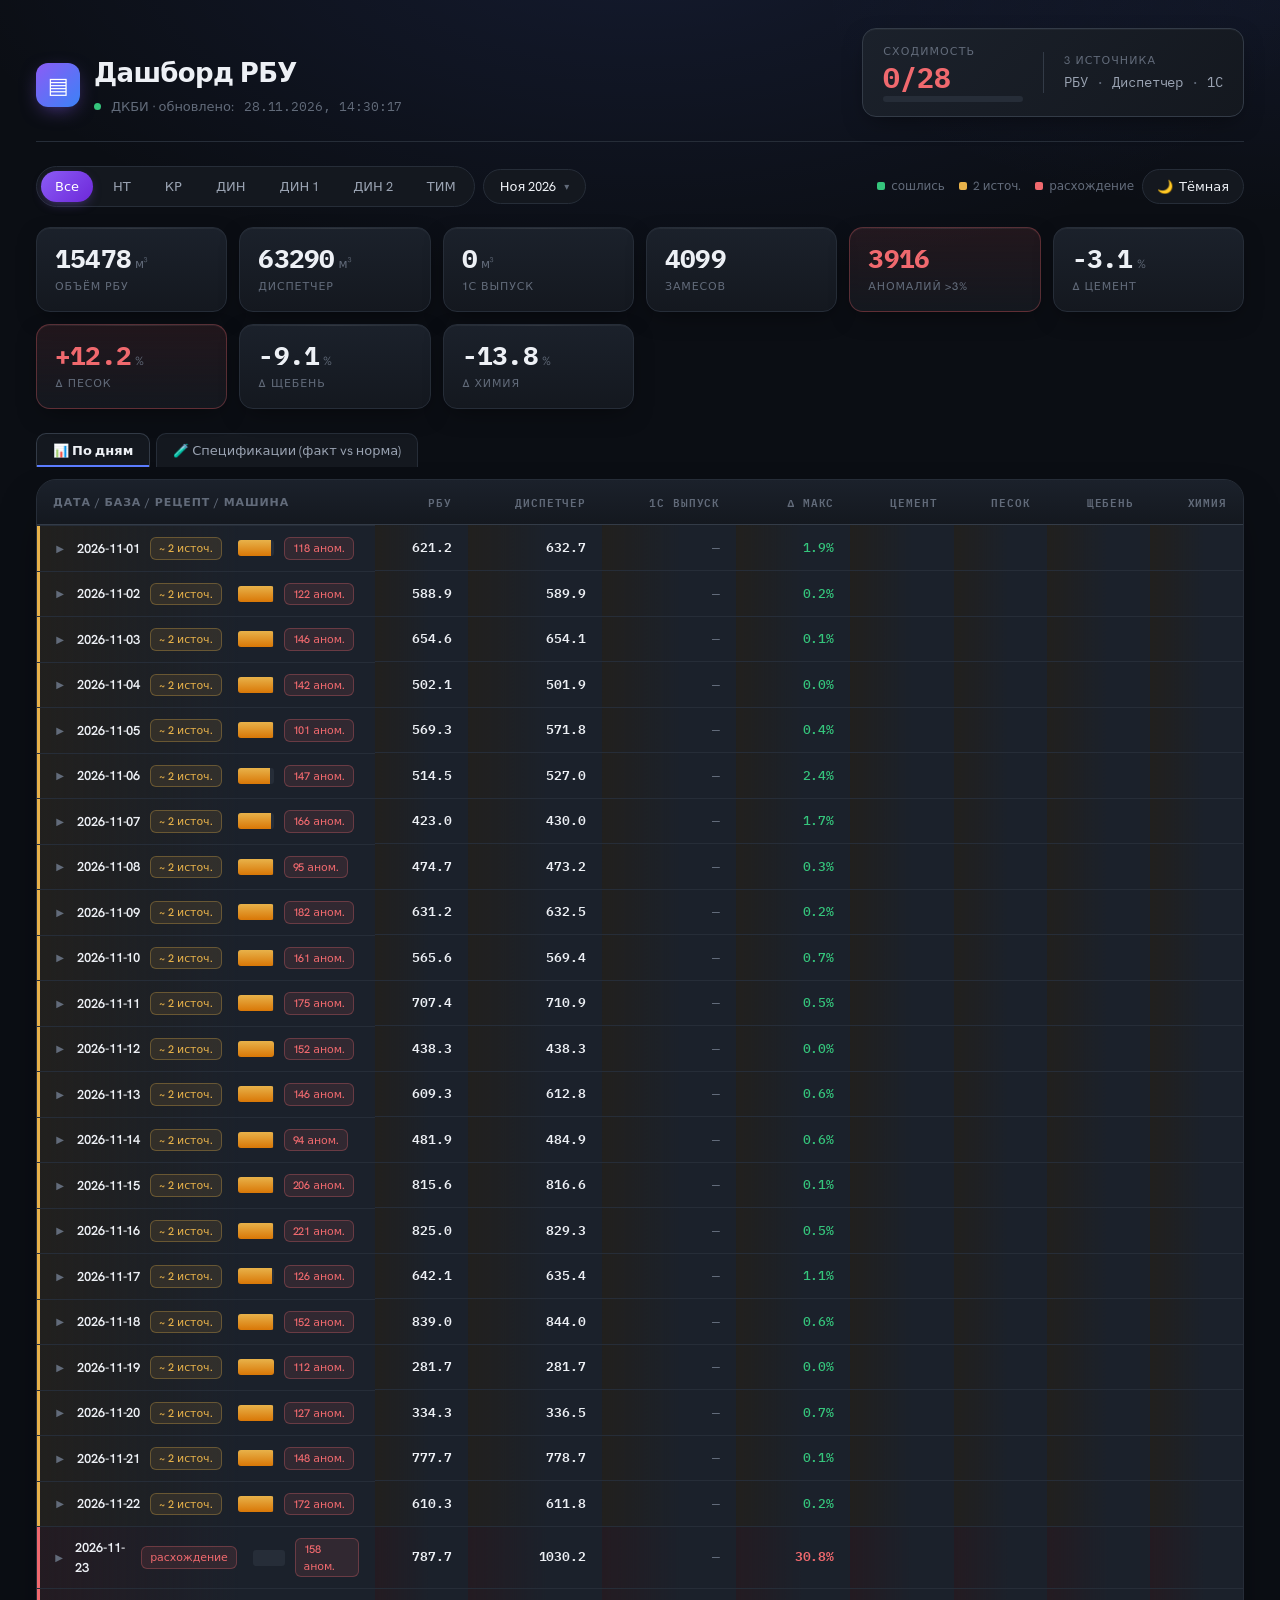
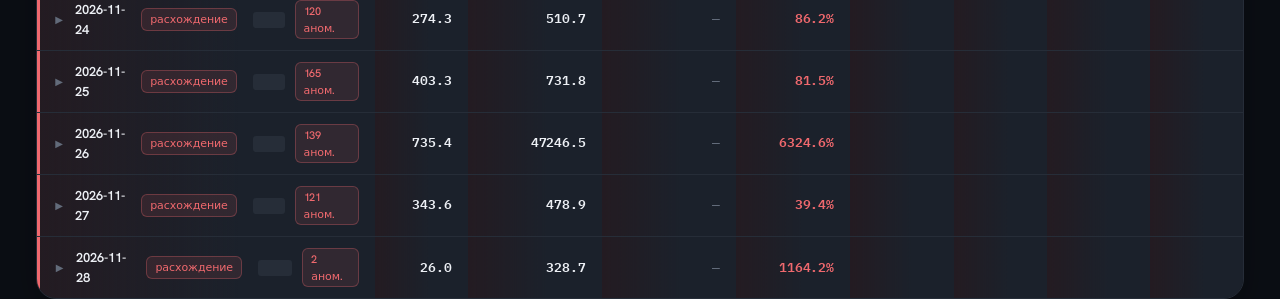
<file: index.html>
<!DOCTYPE html>
<html lang="ru" data-theme="dark">
<head>
<meta charset="utf-8">
<meta name="viewport" content="width=device-width, initial-scale=1">
<title>Дашборд РБУ — ДКБИ</title>
<link rel="preconnect" href="https://fonts.googleapis.com">
<link rel="preconnect" href="https://fonts.gstatic.com" crossorigin>
<link href="https://fonts.googleapis.com/css2?family=Inter:wght@400;500;600;700;800&family=JetBrains+Mono:wght@400;500;600&display=swap" rel="stylesheet">
<style data-inline-src="dkbi-design.css">
/*
 * ДКБИ — корпоративная дизайн-система «Engineered»
 * Единая основа всех билдов ДКБИ: дашборды, PWA, отчёты, лендинги.
 * Подключение:  <link rel="stylesheet" href="dkbi-design.css">
 * Тема:         <html data-theme="light">  или  data-theme="dark"
 * Ощущение: пульт точного производства — кобальт + хай-виз лайм, инженерные
 * шрифты (Archivo / Hanken Grotesk / IBM Plex Mono), моно-табличные цифры.
 * Версия: 2.0 · 2026
 */

/* ─── Шрифты ─────────────────────────────────────────────────────────────── */
@import url('https://fonts.googleapis.com/css2?family=Archivo:wght@600;700&family=Hanken+Grotesk:wght@400;500;600&family=IBM+Plex+Mono:wght@500;600&display=swap');

/* ─── Токены: светлая тема (публичные страницы, отчёты) ──────────────────── */
:root,
[data-theme="light"] {
  /* поверхности — прохладный slate */
  --dk-page:        #FBFCFE;
  --dk-surface:     #FFFFFF;
  --dk-surface-2:   #F3F5F9;
  /* текст */
  --dk-ink:         #0E1116;
  --dk-ink-2:       #565E6C;
  --dk-ink-3:       #8C95A3;
  /* линии */
  --dk-line:        #E6E9F0;
  --dk-line-2:      #D5DAE3;
  /* бренд — электрический кобальт */
  --dk-primary:     #2B50E6;
  --dk-primary-h:   #1F3FC4;
  --dk-primary-tint:#EAEEFE;
  --dk-on-primary:  #FFFFFF;
  /* акцент — хай-виз лайм (дозированно: активное, подчёркивания, один ряд данных) */
  --dk-accent:      #B8E62E;
  --dk-accent-tint: #F2FADB;
  --dk-accent-ink:  #33420A;
  --dk-on-accent:   #1E2906;
  /* семантика */
  --dk-success:     #12A150;  --dk-success-tint:#E4F6EC;  --dk-success-ink:#0B6B36;
  --dk-warning:     #D98A00;  --dk-warning-tint:#FBF0DA;  --dk-warning-ink:#8A5700;
  --dk-danger:      #E5484D;  --dk-danger-tint: #FCEAEB;  --dk-danger-ink: #B0272C;
  --dk-shadow:      0 1px 2px rgba(14,17,22,.04), 0 4px 16px rgba(14,17,22,.06);
}

/* ─── Токены: тёмная тема (внутренние дашборды) ──────────────────────────── */
[data-theme="dark"] {
  --dk-page:        #0B0E14;
  --dk-surface:     #14181F;
  --dk-surface-2:   #1B212B;
  --dk-ink:         #EDF0F5;
  --dk-ink-2:       #9AA3B2;
  --dk-ink-3:       #626B7A;
  --dk-line:        #262D38;
  --dk-line-2:      #333B47;
  --dk-primary:     #5B7CFF;
  --dk-primary-h:   #7590FF;
  --dk-primary-tint:#16203F;
  --dk-on-primary:  #FFFFFF;
  --dk-accent:      #C6F24E;
  --dk-accent-tint: #26310C;
  --dk-accent-ink:  #C6F24E;
  --dk-on-accent:   #14181F;
  --dk-success:     #35C57C;  --dk-success-tint:#123024;  --dk-success-ink:#7FE3B3;
  --dk-warning:     #E8B24A;  --dk-warning-tint:#33290F;  --dk-warning-ink:#F0CE88;
  --dk-danger:      #F0696E;  --dk-danger-tint: #331A1C;  --dk-danger-ink: #F5A9A9;
  --dk-shadow:      none;
}
@media (prefers-color-scheme: dark) {
  :root:not([data-theme="light"]) {
    --dk-page:#0B0E14;--dk-surface:#14181F;--dk-surface-2:#1B212B;
    --dk-ink:#EDF0F5;--dk-ink-2:#9AA3B2;--dk-ink-3:#626B7A;--dk-line:#262D38;--dk-line-2:#333B47;
    --dk-primary:#5B7CFF;--dk-primary-h:#7590FF;--dk-primary-tint:#16203F;
    --dk-accent:#C6F24E;--dk-accent-tint:#26310C;--dk-accent-ink:#C6F24E;--dk-on-accent:#14181F;
    --dk-success:#35C57C;--dk-success-tint:#123024;--dk-success-ink:#7FE3B3;
    --dk-warning:#E8B24A;--dk-warning-tint:#33290F;--dk-warning-ink:#F0CE88;
    --dk-danger:#F0696E;--dk-danger-tint:#331A1C;--dk-danger-ink:#F5A9A9;--dk-shadow:none;
  }
}

/* ─── Шкала (радиусы, отступы, типографика) ──────────────────────────────── */
:root {
  --dk-r:   10px;    /* контролы */
  --dk-r-lg:16px;    /* карточки */
  --dk-font:     'Hanken Grotesk', system-ui, -apple-system, sans-serif;
  --dk-font-dsp: 'Archivo', 'Hanken Grotesk', sans-serif;
  --dk-font-num: 'IBM Plex Mono', ui-monospace, 'SFMono-Regular', monospace;
  --dk-sp-1:4px; --dk-sp-2:8px; --dk-sp-3:12px; --dk-sp-4:16px; --dk-sp-5:24px; --dk-sp-6:32px;
}

/* ─── База ───────────────────────────────────────────────────────────────── */
.dkbi, body.dkbi {
  font-family: var(--dk-font);
  color: var(--dk-ink);
  background: var(--dk-page);
  font-size: 14px;
  line-height: 1.55;
  -webkit-font-smoothing: antialiased;
}
.dkbi h1,.dkbi h2,.dkbi h3 { font-family:var(--dk-font-dsp); font-weight:700; letter-spacing:-.02em; color:var(--dk-ink); margin:0 0 .5em; }
.dkbi h1{font-size:30px} .dkbi h2{font-size:21px} .dkbi h3{font-size:16px}
.dkbi a{ color:var(--dk-primary); text-decoration:none } .dkbi a:hover{ text-decoration:underline }
.dk-num{ font-family:var(--dk-font-num); font-variant-numeric:tabular-nums; letter-spacing:-.01em }
/* кикер — инженерная моно-метка секции */
.dk-kicker{ font-family:var(--dk-font-num); font-size:10px; font-weight:500; text-transform:uppercase; letter-spacing:.16em; color:var(--dk-ink-3); }
.dk-muted{ color:var(--dk-ink-2) }
/* хай-виз подчёркивание активного */
.dk-active{ border-bottom:2px solid var(--dk-accent); padding-bottom:2px }

/* ─── Карточка ───────────────────────────────────────────────────────────── */
.dk-card{
  background:var(--dk-surface); border:.5px solid var(--dk-line);
  border-radius:var(--dk-r-lg); padding:16px 18px; box-shadow:var(--dk-shadow);
}

/* ─── KPI-плитка ─────────────────────────────────────────────────────────── */
.dk-kpi{ background:var(--dk-surface-2); border:.5px solid var(--dk-line); border-radius:var(--dk-r-lg); padding:14px 16px; }
.dk-kpi__label{ font-family:var(--dk-font-num); font-size:10px; font-weight:500; text-transform:uppercase; letter-spacing:.14em; color:var(--dk-ink-2); margin:0 0 5px }
.dk-kpi__value{ font-family:var(--dk-font-num); font-size:23px; font-weight:600; color:var(--dk-ink); line-height:1.05 }
.dk-kpi__delta{ font-family:var(--dk-font-num); font-size:11px; margin-top:3px }
.dk-kpi__delta.up{ color:var(--dk-success) } .dk-kpi__delta.down{ color:var(--dk-danger) }

/* ─── Кнопки ─────────────────────────────────────────────────────────────── */
.dk-btn{
  font-family:var(--dk-font); font-size:13px; font-weight:600; line-height:1;
  padding:10px 18px; border-radius:var(--dk-r); border:.5px solid transparent;
  cursor:pointer; transition:background .12s, border-color .12s; display:inline-flex; align-items:center; gap:6px;
}
.dk-btn--primary{ background:var(--dk-primary); color:var(--dk-on-primary) }
.dk-btn--primary:hover{ background:var(--dk-primary-h) }
.dk-btn--accent{ background:var(--dk-accent); color:var(--dk-on-accent) }
.dk-btn--soft{ background:var(--dk-primary-tint); color:var(--dk-primary) }
.dk-btn--ghost{ background:transparent; color:var(--dk-primary); border-color:var(--dk-line-2) }
.dk-btn--ghost:hover{ background:var(--dk-surface-2) }

/* ─── Бейджи / статус-пилюли ─────────────────────────────────────────────── */
.dk-badge{ font-size:11px; font-weight:500; padding:4px 11px; border-radius:8px; display:inline-block }
.dk-badge--ok{ background:var(--dk-success-tint); color:var(--dk-success-ink) }
.dk-badge--warn{ background:var(--dk-warning-tint); color:var(--dk-warning-ink) }
.dk-badge--danger{ background:var(--dk-danger-tint); color:var(--dk-danger-ink) }
.dk-badge--info{ background:var(--dk-primary-tint); color:var(--dk-primary) }

/* ─── Поля ввода ─────────────────────────────────────────────────────────── */
.dk-input{
  font-family:var(--dk-font); font-size:14px; color:var(--dk-ink);
  background:var(--dk-surface); border:.5px solid var(--dk-line-2);
  border-radius:var(--dk-r); padding:9px 13px; height:38px; width:100%; box-sizing:border-box;
}
.dk-input:focus{ outline:none; border-color:var(--dk-primary); box-shadow:0 0 0 3px var(--dk-primary-tint) }

/* ─── Таблица ────────────────────────────────────────────────────────────── */
.dk-table{ width:100%; border-collapse:collapse; font-size:13px }
.dk-table th{ font-family:var(--dk-font-num); font-size:10px; text-transform:uppercase; letter-spacing:.1em; text-align:left; font-weight:500; color:var(--dk-ink-2); padding:9px 12px; border-bottom:.5px solid var(--dk-line-2); }
.dk-table td{ padding:10px 12px; border-bottom:.5px solid var(--dk-line); color:var(--dk-ink) }
.dk-table tr:hover td{ background:var(--dk-surface-2) }
.dk-table .dk-num{ text-align:right }

</style>
<style>
/* DARK (default) — репойнт на dk-токены (dkbi-design.css) */
:root, [data-theme="dark"] {
  --bg-0: var(--dk-page);
  --bg-1: var(--dk-surface);
  --bg-2: var(--dk-surface-2);
  --bg-3: var(--dk-line);
  --bg-4: var(--dk-line-2);
  --line: var(--dk-line);
  --line-strong: var(--dk-line-2);
  --txt: var(--dk-ink);
  --txt-2: var(--dk-ink-2);
  --txt-3: var(--dk-ink-3);
  --txt-4: var(--dk-ink-3);
  --accent: var(--dk-primary);
  --accent-2: var(--dk-primary-h);
  --green: var(--dk-success);
  --green-glow: rgba(53, 197, 124, 0.12);
  --green-edge: rgba(53, 197, 124, 0.35);
  --pink: var(--dk-danger);
  --pink-glow: rgba(240, 105, 110, 0.10);
  --pink-edge: rgba(240, 105, 110, 0.30);
  --amber: var(--dk-warning);
  --amber-glow: rgba(232, 178, 74, 0.10);
  --amber-edge: rgba(232, 178, 74, 0.30);
  --hero-bg: radial-gradient(ellipse 80% 60% at 50% -10%, rgba(91, 124, 255, 0.12) 0%, transparent 70%), radial-gradient(ellipse 60% 40% at 100% 0%, rgba(91, 124, 255, 0.07) 0%, transparent 60%), var(--bg-0);
  --shadow-1: 0 1px 0 rgba(255,255,255,0.04) inset, 0 8px 24px -8px rgba(0,0,0,0.5);
  --shadow-2: 0 2px 0 rgba(255,255,255,0.05) inset, 0 24px 48px -16px rgba(0,0,0,0.6);
  --r-sm: 6px; --r-md: 10px; --r-lg: 14px; --r-xl: 20px;
}

/* LIGHT — репойнт на dk-токены (dkbi-design.css) */
[data-theme="light"] {
  --bg-0: var(--dk-page);
  --bg-1: var(--dk-surface);
  --bg-2: var(--dk-surface-2);
  --bg-3: var(--dk-surface-2);
  --bg-4: var(--dk-line);
  --line: var(--dk-line);
  --line-strong: var(--dk-line-2);
  --txt: var(--dk-ink);
  --txt-2: var(--dk-ink-2);
  --txt-3: var(--dk-ink-3);
  --txt-4: var(--dk-ink-3);
  --accent: var(--dk-primary);
  --accent-2: var(--dk-primary-h);
  --green: var(--dk-success);
  --green-glow: rgba(18, 161, 80, 0.10);
  --green-edge: rgba(18, 161, 80, 0.35);
  --pink: var(--dk-danger);
  --pink-glow: rgba(229, 72, 77, 0.08);
  --pink-edge: rgba(229, 72, 77, 0.30);
  --amber: var(--dk-warning);
  --amber-glow: rgba(217, 138, 0, 0.10);
  --amber-edge: rgba(217, 138, 0, 0.30);
  --hero-bg: radial-gradient(ellipse 80% 60% at 50% -10%, rgba(43, 80, 230, 0.06) 0%, transparent 70%), radial-gradient(ellipse 60% 40% at 100% 0%, rgba(43, 80, 230, 0.05) 0%, transparent 60%), var(--bg-0);
  --shadow-1: 0 1px 0 rgba(0,0,0,0.02) inset, 0 4px 16px -8px rgba(20,25,40,0.10);
  --shadow-2: 0 2px 0 rgba(0,0,0,0.02) inset, 0 16px 40px -16px rgba(20,25,40,0.15);
}

* { box-sizing: border-box; margin: 0; padding: 0; }
html, body { height: 100%; }
body {
  font-family: var(--dk-font), -apple-system, BlinkMacSystemFont, system-ui, sans-serif;
  background: var(--hero-bg);
  background-attachment: fixed;
  color: var(--txt);
  font-size: 13.5px;
  line-height: 1.5;
  -webkit-font-smoothing: antialiased;
  letter-spacing: -0.005em;
  padding: 28px 36px 80px;
  transition: background-color 0.3s, color 0.3s;
}
button, input, select, textarea { font-family: inherit; }

/* Theme toggle button */
.theme-toggle {
  display: inline-flex; align-items: center; gap: 6px;
  padding: 8px 14px; border-radius: 999px;
  border: 1px solid var(--line); background: var(--bg-1); color: var(--txt);
  cursor: pointer; font-size: 13px; font-family: inherit;
  transition: all 0.15s;
}
.theme-toggle:hover { background: var(--bg-2); border-color: var(--line-strong); }
.theme-toggle svg { width: 14px; height: 14px; }
@media (max-width: 900px) { body { padding: 16px 14px 60px; } }

.num, .mono { font-family: var(--dk-font-num), ui-monospace, SFMono-Regular, Menlo, monospace; font-variant-numeric: tabular-nums; }

/* ─── HERO ─────────────────────────────────────── */
.hero {
  display: grid; grid-template-columns: 1fr auto; gap: 24px; align-items: end;
  padding-bottom: 24px; margin-bottom: 24px;
  border-bottom: 1px solid var(--line);
}
.hero-title { display: flex; align-items: center; gap: 14px; }
.hero-logo {
  width: 44px; height: 44px; border-radius: 12px;
  background: linear-gradient(135deg, #8b5cf6, #3b82f6);
  display: flex; align-items: center; justify-content: center;
  font-size: 22px; font-weight: 700; color: #fff;
  box-shadow: 0 6px 20px -6px rgba(139, 92, 246, 0.6);
}
h1 {
  font-family: var(--dk-font), sans-serif;
  font-size: 26px; font-weight: 700; letter-spacing: -0.025em;
  color: var(--txt);
}
.hero-sub { color: var(--txt-3); font-size: 13px; margin-top: 4px; display: flex; gap: 10px; align-items: center; }
.live-dot { display: inline-block; width: 7px; height: 7px; border-radius: 50%; background: var(--green); box-shadow: 0 0 0 0 rgba(34,197,94,0.6); animation: pulse 2.5s infinite; }
@keyframes pulse { 0%,100%{box-shadow: 0 0 0 0 rgba(34,197,94,0.5);} 50%{box-shadow: 0 0 0 8px rgba(34,197,94,0);} }

/* Hero convergence card (big number) */
.hero-conv {
  display: flex; gap: 20px; align-items: center;
  padding: 14px 20px; border-radius: var(--r-lg);
  background: linear-gradient(135deg, var(--bg-2) 0%, var(--bg-1) 100%);
  border: 1px solid var(--line-strong);
  box-shadow: var(--shadow-1);
}
.hero-conv-num { font-family: var(--dk-font-num), monospace; font-size: 28px; font-weight: 700; color: var(--green); line-height: 1; }
.hero-conv-num.warn { color: var(--amber); }
.hero-conv-num.bad { color: var(--pink); }
.hero-conv-label { color: var(--txt-3); font-size: 11px; text-transform: uppercase; letter-spacing: 0.1em; margin-bottom: 4px; }
.hero-conv-bar { width: 140px; height: 6px; background: var(--bg-3); border-radius: 999px; overflow: hidden; margin-top: 4px; }
.hero-conv-bar-fill { height: 100%; border-radius: 999px; background: linear-gradient(90deg, var(--green) 0%, #16a34a 100%); transition: width 0.6s cubic-bezier(.4,0,.2,1); }

/* ─── FILTERS ─────────────────────────────────────── */
.filters {
  display: flex; gap: 8px; flex-wrap: wrap; align-items: center; margin-bottom: 20px;
}
.chip-group { display: flex; gap: 6px; padding: 4px; border: 1px solid var(--line); border-radius: 999px; background: var(--bg-1); }
.chip {
  padding: 7px 14px; border-radius: 999px; cursor: pointer; font-size: 13px; color: var(--txt-2);
  transition: all 0.15s; user-select: none; border: none; background: transparent; font-family: inherit;
}
.chip:hover { color: var(--txt); background: var(--bg-3); }
.chip.active { background: linear-gradient(135deg, #8b5cf6, #6d28d9); color: #fff; box-shadow: 0 4px 12px -4px rgba(139, 92, 246, 0.5); }

.month-picker { position: relative; }
.month-btn {
  padding: 8px 16px; border: 1px solid var(--line); background: var(--bg-1); color: var(--txt);
  border-radius: 999px; cursor: pointer; font-size: 13px; font-family: inherit;
  display: inline-flex; align-items: center; gap: 8px; transition: all 0.15s;
}
.month-btn:hover { border-color: var(--line-strong); background: var(--bg-2); }
.month-btn::after { content: '▾'; font-size: 10px; color: var(--txt-3); }
.month-dropdown {
  display: none; position: absolute; top: calc(100% + 8px); left: 0; z-index: 20;
  background: var(--bg-2); border: 1px solid var(--line-strong); border-radius: var(--r-md);
  padding: 6px; min-width: 220px; max-height: 320px; overflow-y: auto;
  box-shadow: 0 20px 40px -10px rgba(0,0,0,0.6); backdrop-filter: blur(20px);
}
.month-dropdown.open { display: block; animation: dropdownIn 0.15s ease-out; }
@keyframes dropdownIn { from { opacity: 0; transform: translateY(-4px); } to { opacity: 1; transform: translateY(0); } }
.month-item { display: flex; align-items: center; padding: 8px 12px; cursor: pointer; gap: 10px; font-size: 13.5px; border-radius: 6px; }
.month-item:hover { background: var(--bg-3); }
.month-item input { accent-color: var(--accent); cursor: pointer; width: 14px; height: 14px; }
.month-item.all { border-bottom: 1px solid var(--line); font-weight: 600; margin-bottom: 4px; padding-bottom: 10px; }

.legend { display: flex; gap: 14px; margin-left: auto; align-items: center; font-size: 12px; color: var(--txt-3); }
.legend-item { display: flex; gap: 6px; align-items: center; }
.legend-dot { width: 8px; height: 8px; border-radius: 2px; }

/* ─── STATS GRID ─────────────────────────────────────── */
.stats { display: grid; grid-template-columns: repeat(auto-fit, minmax(170px, 1fr)); gap: 12px; margin-bottom: 24px; }
.stat {
  position: relative; overflow: hidden;
  background: linear-gradient(180deg, var(--bg-2) 0%, var(--bg-1) 100%);
  border: 1px solid var(--line);
  border-radius: var(--r-lg);
  padding: 16px 18px;
  transition: all 0.2s ease;
  box-shadow: var(--shadow-1);
}
.stat:hover { transform: translateY(-2px); border-color: var(--line-strong); box-shadow: 0 8px 24px -8px rgba(0,0,0,0.5); }
.stat::before {
  content: ''; position: absolute; top: 0; left: 0; right: 0; height: 1px;
  background: linear-gradient(90deg, transparent, rgba(255,255,255,0.06), transparent);
}
.stat .n { font-family: var(--dk-font-num), monospace; font-size: 26px; font-weight: 700; letter-spacing: -0.03em; color: var(--txt); line-height: 1.1; }
.stat .l { color: var(--txt-3); font-size: 11px; margin-top: 6px; text-transform: uppercase; letter-spacing: 0.08em; font-weight: 500; }
.stat .u { font-size: 12px; color: var(--txt-3); font-family: var(--dk-font), sans-serif; font-weight: 400; margin-left: 4px; }
.stat.green { border-color: var(--green-edge); background: linear-gradient(180deg, var(--green-glow) 0%, var(--bg-1) 100%); }
.stat.green .n { color: var(--green); }
.stat.red { border-color: var(--pink-edge); background: linear-gradient(180deg, var(--pink-glow) 0%, var(--bg-1) 100%); }
.stat.red .n { color: var(--pink); }
.stat.amber { border-color: var(--amber-edge); background: linear-gradient(180deg, var(--amber-glow) 0%, var(--bg-1) 100%); }
.stat.amber .n { color: var(--amber); }

.stat-trend { display: flex; align-items: baseline; gap: 8px; margin-top: 4px; }
.stat-trend .delta { font-size: 11px; font-family: var(--dk-font-num), monospace; color: var(--txt-3); }

/* ─── TABLE ─────────────────────────────────────── */
.table-wrap {
  background: var(--bg-1); border: 1px solid var(--line); border-radius: var(--r-xl);
  overflow: hidden; box-shadow: var(--shadow-2);
}
table { width: 100%; border-collapse: collapse; font-size: 13px; }
thead th {
  background: linear-gradient(180deg, var(--bg-2) 0%, var(--bg-1) 100%);
  color: var(--txt-3); text-align: left; padding: 14px 16px;
  position: sticky; top: 0; z-index: 3; font-weight: 600; font-size: 11px;
  text-transform: uppercase; letter-spacing: 0.08em;
  border-bottom: 1px solid var(--line-strong);
}
thead th.num { text-align: right; }
td { padding: 11px 16px; border-top: 1px solid var(--line); }
td.num { text-align: right; font-family: var(--dk-font-num), monospace; font-variant-numeric: tabular-nums; }

/* Row hierarchy */
.day-row { cursor: pointer; font-weight: 600; transition: background 0.12s; position: relative; }
.day-row td { background: var(--bg-2); }
.day-row:hover td { background: var(--bg-3); }
.day-row td:first-child { display: flex; align-items: center; gap: 10px; }

/* Convergence states */
.day-row.conv-ok td { background: linear-gradient(90deg, rgba(34,197,94,0.07) 0%, var(--bg-2) 60%); }
.day-row.conv-ok td:first-child { box-shadow: inset 3px 0 0 var(--green); }
.day-row.conv-ok:hover td { background: linear-gradient(90deg, rgba(34,197,94,0.10) 0%, var(--bg-3) 60%); }
.day-row.conv-partial td { background: linear-gradient(90deg, rgba(245,158,11,0.06) 0%, var(--bg-2) 60%); }
.day-row.conv-partial td:first-child { box-shadow: inset 3px 0 0 var(--amber); }
.day-row.conv-partial:hover td { background: linear-gradient(90deg, rgba(245,158,11,0.10) 0%, var(--bg-3) 60%); }
.day-row.conv-bad td { background: linear-gradient(90deg, rgba(239,68,68,0.07) 0%, var(--bg-2) 60%); }
.day-row.conv-bad td:first-child { box-shadow: inset 3px 0 0 var(--pink); }
.day-row.conv-bad:hover td { background: linear-gradient(90deg, rgba(239,68,68,0.10) 0%, var(--bg-3) 60%); }
.day-row.conv-empty td { opacity: 0.4; }
.day-row.conv-empty td:first-child { box-shadow: inset 3px 0 0 var(--txt-4); }

.base-row td { background: var(--bg-1); font-weight: 500; }
.base-row:hover td { background: var(--bg-2); }
.base-row.conv-ok td:first-child { box-shadow: inset 3px 0 0 rgba(34,197,94,0.7); }
.base-row.conv-partial td:first-child { box-shadow: inset 3px 0 0 rgba(245,158,11,0.7); }
.base-row.conv-bad td:first-child { box-shadow: inset 3px 0 0 rgba(239,68,68,0.7); }

.recipe-row td { background: var(--bg-0); color: var(--txt-2); }
.recipe-row:hover td { background: var(--bg-1); }
.batch-row td { background: var(--bg-0); color: var(--txt-3); font-size: 12px; }

/* Toggle, badges, helpers */
.toggle { display: inline-block; width: 14px; color: var(--txt-4); font-size: 10px; text-align: center; transition: transform 0.15s; }
.toggle.open { transform: rotate(90deg); color: var(--txt-2); }
.badge {
  display: inline-flex; align-items: center; gap: 4px;
  border-radius: 6px; padding: 2px 8px; font-size: 11px;
  font-weight: 500; font-family: var(--dk-font), sans-serif;
  border: 1px solid;
}
.badge.ok { background: var(--green-glow); color: var(--green); border-color: var(--green-edge); }
.badge.info { background: rgba(59,130,246,0.10); color: var(--accent-2); border-color: rgba(59,130,246,0.3); }
.badge.warn { background: var(--pink-glow); color: var(--pink); border-color: var(--pink-edge); }
.badge.amber { background: var(--amber-glow); color: var(--amber); border-color: var(--amber-edge); }
.badge.empty { background: var(--bg-3); color: var(--txt-3); border-color: var(--line); }

.red { color: var(--pink); font-weight: 600; }
.blue { color: var(--accent-2); }
.green { color: var(--green); font-weight: 500; }
.dim { color: var(--txt-4); font-weight: 400; }
.hidden { display: none; }
.indent1 { padding-left: 36px !important; }
.indent2 { padding-left: 62px !important; }
.indent3 { padding-left: 90px !important; }

/* View tabs */
.view-tabs { display: flex; gap: 6px; margin-bottom: 12px; align-items: center; }
.view-tab {
  padding: 8px 16px; border-radius: 10px 10px 0 0;
  border: 1px solid var(--line); border-bottom: none;
  background: var(--bg-1); color: var(--txt-2);
  cursor: pointer; font-size: 13px; font-family: inherit;
  transition: all 0.15s;
}
.view-tab:hover { background: var(--bg-2); color: var(--txt); }
.view-tab.active {
  background: var(--bg-1); color: var(--txt); font-weight: 600;
  border-color: var(--line-strong);
  box-shadow: 0 -2px 0 0 var(--accent) inset;
}
.view-tab-export {
  margin-left: auto; padding: 8px 14px; border-radius: 8px;
  border: 1px solid var(--line-strong); background: var(--bg-2); color: var(--txt);
  cursor: pointer; font-size: 12px; font-family: inherit;
}
.view-tab-export:hover { background: var(--bg-3); border-color: var(--accent); }

.spec-subhead th { font-size: 10.5px; font-weight: 500; padding: 6px 14px; opacity: 0.7; text-transform: none; letter-spacing: 0; }
tr.spec-row td { background: var(--bg-1); }
tr.spec-row:hover td { background: var(--bg-2); }
tr.spec-row td.grade { font-weight: 600; color: var(--txt); }
td.norm { color: var(--txt-3); }
td.fact { color: var(--txt); font-weight: 500; }
td.delta-good { color: var(--green); }
td.delta-bad { color: var(--pink); font-weight: 600; }
td.delta-warn { color: var(--amber); }

/* Convergence mini-bar */
.conv-bar {
  display: inline-block; width: 36px; height: 16px; vertical-align: middle;
  margin-left: 6px; border-radius: 3px; overflow: hidden;
  background: var(--bg-3); position: relative;
}
.conv-bar-fill {
  position: absolute; bottom: 0; left: 0; right: 0; height: 100%;
  background: linear-gradient(180deg, var(--green) 0%, #16a34a 100%);
  transition: width 0.3s;
}
.conv-bar.partial .conv-bar-fill { background: linear-gradient(180deg, var(--amber) 0%, #d97706 100%); }
.conv-bar.bad .conv-bar-fill { background: linear-gradient(180deg, var(--pink) 0%, #dc2626 100%); }

/* Sparkline */
.spark { display: inline-block; vertical-align: middle; margin-right: 8px; }

/* Smooth row entry */
tbody tr { animation: fadeIn 0.2s ease-out backwards; }
@keyframes fadeIn { from { opacity: 0; transform: translateY(-2px); } to { opacity: 1; transform: translateY(0); } }

/* Scrollbar */
::-webkit-scrollbar { width: 10px; height: 10px; }
::-webkit-scrollbar-track { background: var(--bg-1); }
::-webkit-scrollbar-thumb { background: var(--bg-4); border-radius: 5px; border: 2px solid var(--bg-1); }
::-webkit-scrollbar-thumb:hover { background: var(--line-strong); }
</style>
</head>
<body>

<div class="hero">
  <div>
    <div class="hero-title">
      <div class="hero-logo">▤</div>
      <div>
        <h1>Дашборд РБУ</h1>
        <div class="hero-sub"><span class="live-dot"></span>ДКБИ · обновлено: <span id="updated" class="mono">—</span></div>
      </div>
    </div>
  </div>
  <div class="hero-conv">
    <div>
      <div class="hero-conv-label">Сходимость</div>
      <div class="hero-conv-num" id="hero-conv-num">—</div>
      <div class="hero-conv-bar"><div class="hero-conv-bar-fill" id="hero-conv-bar" style="width:0"></div></div>
    </div>
    <div style="border-left:1px solid var(--line-strong); padding-left:20px;">
      <div class="hero-conv-label">3 источника</div>
      <div class="mono" style="font-size:14px; color:var(--txt-2)">РБУ <span style="color:var(--txt-4)">·</span> Диспетчер <span style="color:var(--txt-4)">·</span> 1С</div>
    </div>
  </div>
</div>

<div class="filters">
  <div class="chip-group" id="baseChips"></div>
  <div class="month-picker">
    <button class="month-btn" id="monthBtn" onclick="toggleMonthDropdown()">Месяц</button>
    <div class="month-dropdown" id="monthDropdown"></div>
  </div>
  <div class="legend">
    <span class="legend-item"><span class="legend-dot" style="background:var(--green)"></span>сошлись</span>
    <span class="legend-item"><span class="legend-dot" style="background:var(--amber)"></span>2 источ.</span>
    <span class="legend-item"><span class="legend-dot" style="background:var(--pink)"></span>расхождение</span>
  </div>
  <button class="theme-toggle" id="themeToggle" onclick="toggleTheme()" title="Переключить тему">
    <span id="themeIcon">🌙</span><span id="themeLabel">Тёмная</span>
  </button>
</div>

<div class="stats" id="stats"></div>

<!-- View switcher -->
<div class="view-tabs">
  <button class="view-tab active" data-view="daily" onclick="switchView('daily')">📊 По дням</button>
  <button class="view-tab" data-view="specs" onclick="switchView('specs')">🧪 Спецификации (факт vs норма)</button>
  <button class="view-tab-export" id="exportCsv" onclick="exportSpecsCsv()" style="display:none">⬇ CSV</button>
</div>

<div class="table-wrap" id="view-daily">
<table>
  <thead>
    <tr>
      <th style="width:28%">Дата / База / Рецепт / Машина</th>
      <th class="num">РБУ</th>
      <th class="num">Диспетчер</th>
      <th class="num">1С Выпуск</th>
      <th class="num">Δ макс</th>
      <th class="num">Цемент</th>
      <th class="num">Песок</th>
      <th class="num">Щебень</th>
      <th class="num">Химия</th>
    </tr>
  </thead>
  <tbody id="tbody"></tbody>
</table>
</div>

<div class="table-wrap hidden" id="view-specs">
<table>
  <thead>
    <tr>
      <th style="width:14%">Марка</th>
      <th class="num">Замесов</th>
      <th class="num">Объём, м³</th>
      <th class="num" colspan="3">Цемент (кг/м³)</th>
      <th class="num" colspan="3">Песок (кг/м³)</th>
      <th class="num" colspan="3">Щебень (кг/м³)</th>
      <th class="num" colspan="3">Химия (кг/м³)</th>
    </tr>
    <tr class="spec-subhead">
      <th></th><th></th><th></th>
      <th class="num">норма</th><th class="num">факт</th><th class="num">Δ</th>
      <th class="num">норма</th><th class="num">факт</th><th class="num">Δ</th>
      <th class="num">норма</th><th class="num">факт</th><th class="num">Δ</th>
      <th class="num">норма</th><th class="num">факт</th><th class="num">Δ</th>
    </tr>
  </thead>
  <tbody id="tbody-specs"></tbody>
</table>
</div>

<script>
// Theme: load from localStorage before anything renders
(function initTheme() {
  const saved = localStorage.getItem('rbu-theme') || 'dark';
  document.documentElement.setAttribute('data-theme', saved);
})();
function toggleTheme() {
  const cur = document.documentElement.getAttribute('data-theme') || 'dark';
  const next = cur === 'dark' ? 'light' : 'dark';
  document.documentElement.setAttribute('data-theme', next);
  localStorage.setItem('rbu-theme', next);
  updateThemeUI();
}
function updateThemeUI() {
  const cur = document.documentElement.getAttribute('data-theme') || 'dark';
  document.getElementById('themeIcon').textContent  = cur === 'dark' ? '🌙' : '☀️';
  document.getElementById('themeLabel').textContent = cur === 'dark' ? 'Тёмная' : 'Светлая';
}

let DATA = null;
let SELECTED_BASE = 'all';
const CONV_PCT = 5, CONV_ABS = 3;
// ДИН — агрегат (ДИН 1 + ДИН 2). В режиме "Все" суммируем только агрегаты, не дублируя отдельные ДИН 1 / ДИН 2.
const AGGREGATE_ONLY = new Set(['НТ', 'КР', 'ДИН', 'ТИМ']);

async function init() {
  updateThemeUI();
  const res = await fetch('data.json?v=' + Date.now());
  DATA = await res.json();
  document.getElementById('updated').textContent = new Date(DATA.updated).toLocaleString('ru-RU');

  // Base chips
  const chips = document.getElementById('baseChips');
  ['all', ...DATA.bases].forEach(b => {
    const btn = document.createElement('button');
    btn.className = 'chip' + (b === 'all' ? ' active' : '');
    btn.textContent = b === 'all' ? 'Все' : b;
    btn.onclick = () => {
      SELECTED_BASE = b;
      document.querySelectorAll('.chip').forEach(c => c.classList.remove('active'));
      btn.classList.add('active');
      render();
    };
    chips.appendChild(btn);
  });

  // Months
  const md = document.getElementById('monthDropdown');
  const names = ['','Январь','Февраль','Март','Апрель','Май','Июнь','Июль','Август','Сентябрь','Октябрь','Ноябрь','Декабрь'];
  const allItem = document.createElement('label');
  allItem.className = 'month-item all';
  allItem.innerHTML = '<input type="checkbox" id="monthAll" onchange="toggleAllMonths(this)"> Все месяцы';
  md.appendChild(allItem);
  DATA.months.slice().reverse().forEach(m => {
    const [y, mo] = m.split('-');
    const item = document.createElement('label');
    item.className = 'month-item';
    item.innerHTML = '<input type="checkbox" class="monthCb" value="' + m + '" onchange="onMonthChange()"> ' + names[parseInt(mo)] + ' ' + y;
    md.appendChild(item);
  });
  const cbs = document.querySelectorAll('.monthCb');
  if (cbs.length > 0) cbs[0].checked = true;
  updateMonthBtnText();
  document.addEventListener('click', e => {
    if (!e.target.closest('.month-picker')) document.getElementById('monthDropdown').classList.remove('open');
  });
  render();
}

function convergence(rbu, disp, onec) {
  const present = [rbu, disp, onec].filter(v => v != null && v > 0);
  if (present.length === 0) return 'empty';
  if (present.length === 1) return 'bad';
  const mn = Math.min(...present), mx = Math.max(...present);
  const tol = Math.max(CONV_ABS, mn * CONV_PCT / 100);
  if (mx - mn <= tol) return present.length === 3 ? 'ok' : 'partial';
  return 'bad';
}
function maxSpreadPct(rbu, disp, onec) {
  const v = [rbu, disp, onec].filter(x => x != null && x > 0);
  if (v.length < 2) return null;
  const mn = Math.min(...v), mx = Math.max(...v);
  return ((mx - mn) / mn * 100);
}
function devClass(pct) { if (Math.abs(pct) > 3) return pct > 0 ? 'red' : 'blue'; return 'green'; }
function devStr(pct) {
  if (pct === null || pct === undefined || isNaN(pct)) return '<span class="dim">—</span>';
  const s = pct > 0 ? '+' + pct.toFixed(1) + '%' : pct.toFixed(1) + '%';
  return '<span class="' + devClass(pct) + '">' + s + '</span>';
}
function fmt(v) { return v > 0 ? '<span>' + v.toFixed(1) + '</span>' : '<span class="dim">—</span>'; }

function getSelectedMonths() {
  const allCb = document.getElementById('monthAll');
  if (allCb && allCb.checked) return DATA.months;
  const checked = [...document.querySelectorAll('.monthCb:checked')].map(c => c.value);
  return checked.length > 0 ? checked : DATA.months;
}
function toggleMonthDropdown() { document.getElementById('monthDropdown').classList.toggle('open'); }
function toggleAllMonths(cb) { document.querySelectorAll('.monthCb').forEach(c => c.checked = cb.checked); updateMonthBtnText(); render(); }
function onMonthChange() {
  const allCb = document.getElementById('monthAll');
  const cbs = document.querySelectorAll('.monthCb');
  allCb.checked = [...cbs].every(c => c.checked);
  updateMonthBtnText(); render();
}
function updateMonthBtnText() {
  const names = ['','Янв','Фев','Мар','Апр','Май','Июн','Июл','Авг','Сен','Окт','Ноя','Дек'];
  const selected = getSelectedMonths();
  const btn = document.getElementById('monthBtn');
  let label = '';
  if (selected.length === DATA.months.length) label = 'Все месяцы';
  else if (selected.length <= 2) label = selected.map(m => { const [y,mo] = m.split('-'); return names[parseInt(mo)] + ' ' + y; }).join(', ');
  else label = selected.length + ' мес.';
  btn.firstChild.textContent = label;
}

// Sparkline for daily convergence trend
function sparkline(values, w=44, h=14) {
  if (!values.length) return '';
  const max = Math.max(...values, 1);
  const step = w / Math.max(values.length - 1, 1);
  const pts = values.map((v, i) => `${(i*step).toFixed(1)},${(h - (v/max)*h).toFixed(1)}`).join(' ');
  return `<svg class="spark" width="${w}" height="${h}" viewBox="0 0 ${w} ${h}">
    <polyline points="${pts}" fill="none" stroke="rgba(139,92,246,0.7)" stroke-width="1.3"/>
  </svg>`;
}

// Mini convergence bar (visualize spread%)
function convBar(spreadPct, conv) {
  if (spreadPct === null) return '';
  const cls = conv;  // 'ok' | 'partial' | 'bad'
  const fillPct = Math.max(0, Math.min(100, 100 - spreadPct * 4));  // 0% spread = full bar
  return `<span class="conv-bar ${cls}"><span class="conv-bar-fill" style="width:${fillPct}%"></span></span>`;
}

function render() {
  const selectedMonths = getSelectedMonths();
  const tbody = document.getElementById('tbody');
  tbody.innerHTML = '';

  let totalVol = 0, totalDispVol = 0, totalOnecVol = 0, totalBatches = 0, totalAnomalies = 0;
  let totalFactCem = 0, totalNormCem = 0, totalFactSand = 0, totalNormSand = 0;
  let totalFactGrav = 0, totalNormGrav = 0, totalFactChem = 0, totalNormChem = 0;
  let daysOk = 0, daysPartial = 0, daysBad = 0, daysEmpty = 0;

  const days = Object.entries(DATA.days)
    .filter(([d]) => selectedMonths.some(m => d.startsWith(m)))
    .sort((a, b) => a[0].localeCompare(b[0]));

  days.forEach(([date, bases]) => {
    // В "Все" — берём только агрегаты (ДИН вместо ДИН 1/ДИН 2). При явном выборе показываем ровно эту базу.
    const basesToShow = SELECTED_BASE === 'all'
      ? DATA.bases.filter(b => AGGREGATE_ONLY.has(b))
      : [SELECTED_BASE];
    let dayVol = 0, dayDispVol = 0, dayOnecVol = 0, dayBatches = 0, dayAnomalies = 0;
    const dayId = 'day-' + date;
    const dayBases = [];

    basesToShow.forEach(b => {
      const bd = bases[b];
      if (!bd) return;
      const bVol = bd.totalVolume || 0;
      const bDispVol = bd.dispatcherVolume || 0;
      const bOnecVol = bd.shipmentVolume || 0;
      let bBatches = 0, bAnomalies = 0;
      const recs = [];
      Object.entries(bd.recipes || {}).forEach(([rName, rd]) => {
        const batches = rd.batches || [];
        bBatches += batches.length;
        batches.forEach(bt => {
          if (Math.abs(bt.devCement||0) > 3 || Math.abs(bt.devSand||0) > 3 ||
              Math.abs(bt.devGravel||0) > 3 || Math.abs(bt.devChem||0) > 3) bAnomalies++;
        });
        recs.push({ name: rName, data: rd, batches });
      });
      dayVol += bVol; dayDispVol += bDispVol; dayOnecVol += bOnecVol;
      dayBatches += bBatches; dayAnomalies += bAnomalies;
      if (recs.length > 0 || bVol > 0 || bDispVol > 0 || bOnecVol > 0) {
        dayBases.push({ base: b, vol: bVol, dispVol: bDispVol, onecVol: bOnecVol,
                        batches: bBatches, anomalies: bAnomalies, recipes: recs });
      }
    });

    totalVol += dayVol; totalDispVol += dayDispVol; totalOnecVol += dayOnecVol;
    totalBatches += dayBatches; totalAnomalies += dayAnomalies;

    const conv = convergence(dayVol, dayDispVol, dayOnecVol);
    if (conv === 'ok') daysOk++;
    else if (conv === 'partial') daysPartial++;
    else if (conv === 'bad') daysBad++;
    else daysEmpty++;

    if (dayBases.length === 0 && conv === 'empty') return;

    const spread = maxSpreadPct(dayVol, dayDispVol, dayOnecVol);
    const badge = conv === 'ok' ? '<span class="badge ok">✓ сошлось</span>' :
                  conv === 'partial' ? '<span class="badge amber">~ 2 источ.</span>' :
                  conv === 'bad' ? '<span class="badge warn">расхождение</span>' :
                  '<span class="badge empty">нет данных</span>';
    const cBar = convBar(spread, conv);

    const dayRow = document.createElement('tr');
    dayRow.className = 'day-row conv-' + conv;
    dayRow.innerHTML =
      '<td><span class="toggle" id="t-'+dayId+'">▶</span>' +
        '<span>' + date + '</span>' +
        badge + cBar +
        (dayAnomalies > 0 ? '<span class="badge warn">' + dayAnomalies + ' аном.</span>' : '') +
      '</td>' +
      '<td class="num">' + fmt(dayVol) + '</td>' +
      '<td class="num">' + fmt(dayDispVol) + '</td>' +
      '<td class="num">' + fmt(dayOnecVol) + '</td>' +
      '<td class="num ' + (spread != null && spread > CONV_PCT ? 'red' : 'green') + '">' +
        (spread != null ? spread.toFixed(1) + '%' : '<span class="dim">—</span>') + '</td>' +
      '<td></td><td></td><td></td><td></td>';
    dayRow.onclick = () => toggle(dayId);
    tbody.appendChild(dayRow);

    dayBases.forEach((db, bi) => {
      const bid = dayId + '-b' + bi;
      const bConv = convergence(db.vol, db.dispVol, db.onecVol);
      const bSpread = maxSpreadPct(db.vol, db.dispVol, db.onecVol);

      const baseRow = document.createElement('tr');
      baseRow.className = 'base-row conv-' + bConv + ' hidden';
      baseRow.dataset.parent = dayId;
      baseRow.innerHTML =
        '<td class="indent1"><span class="toggle" id="t-'+bid+'">▶</span><b>' + db.base + '</b>' +
        ' <span class="dim">· ' + db.batches + ' зам.</span>' +
        (db.anomalies > 0 ? '<span class="badge warn">' + db.anomalies + '</span>' : '') +
        '</td>' +
        '<td class="num">' + fmt(db.vol) + '</td>' +
        '<td class="num">' + fmt(db.dispVol) + '</td>' +
        '<td class="num">' + fmt(db.onecVol) + '</td>' +
        '<td class="num ' + (bSpread != null && bSpread > CONV_PCT ? 'red' : 'green') + '">' +
          (bSpread != null ? bSpread.toFixed(1) + '%' : '<span class="dim">—</span>') + '</td>' +
        '<td></td><td></td><td></td><td></td>';
      baseRow.onclick = e => { e.stopPropagation(); toggle(bid); };
      tbody.appendChild(baseRow);

      db.recipes.forEach((rec, ri) => {
        const rid = bid + '-r' + ri;
        const rd = rec.data;
        const rVol = rd.totalVolume || 0;
        const rDispVol = rd.dispatcherVolume || 0;
        const rOnecVol = rd.shipmentVolume || 0;
        const norm = DATA.recipes[rec.name];

        let rDevCem = '', rDevSand = '', rDevGrav = '', rDevChem = '';
        if (norm && rVol > 0) {
          const nc = norm.cement * rVol, ns = norm.sand * rVol, ng = norm.gravel * rVol, nch = norm.chem * rVol;
          if (nc > 0) { rDevCem = devStr((rd.factCement - nc) / nc * 100); totalFactCem += rd.factCement; totalNormCem += nc; }
          if (ns > 0) { rDevSand = devStr((rd.factSand - ns) / ns * 100); totalFactSand += rd.factSand; totalNormSand += ns; }
          if (ng > 0) { rDevGrav = devStr((rd.factGravel - ng) / ng * 100); totalFactGrav += rd.factGravel; totalNormGrav += ng; }
          if (nch > 0) { rDevChem = devStr((rd.factChem - nch) / nch * 100); totalFactChem += rd.factChem; totalNormChem += nch; }
        }
        const rSpread = maxSpreadPct(rVol, rDispVol, rOnecVol);

        const recRow = document.createElement('tr');
        recRow.className = 'recipe-row hidden';
        recRow.dataset.parent = bid;
        // Recipe freshness badge: green "новый" if ≤7 days, dim date otherwise
        let recipeMeta = '';
        if (norm && norm.updated) {
          const d = new Date(norm.updated + 'T00:00:00Z');
          const now = new Date();
          const ageDays = Math.floor((now - d) / 86400000);
          const dateStr = norm.updated.slice(8,10) + '.' + norm.updated.slice(5,7) + '.' + norm.updated.slice(0,4);
          if (ageDays <= 7) recipeMeta = ' <span class="badge ok" title="Рецепт обновлён '+dateStr+'">🔄 нов. ' + dateStr + '</span>';
          else if (ageDays <= 30) recipeMeta = ' <span class="badge amber" title="Рецепт обновлён '+dateStr+'">' + dateStr + '</span>';
          else recipeMeta = ' <span class="dim" title="Рецепт от '+dateStr+'">· от ' + dateStr + '</span>';
        } else if (norm) {
          recipeMeta = ' <span class="badge warn" title="Нет даты в справочнике">без даты</span>';
        }

        recRow.innerHTML =
          '<td class="indent2"><span class="toggle" id="t-'+rid+'">▶</span>' + rec.name + recipeMeta +
          ' <span class="dim">· ' + rec.batches.length + '</span></td>' +
          '<td class="num">' + fmt(rVol) + '</td>' +
          '<td class="num">' + fmt(rDispVol) + '</td>' +
          '<td class="num">' + fmt(rOnecVol) + '</td>' +
          '<td class="num ' + (rSpread != null && rSpread > CONV_PCT ? 'red' : '') + '">' +
            (rSpread != null ? rSpread.toFixed(1) + '%' : '') + '</td>' +
          '<td class="num">' + (rDevCem || '<span class="dim">—</span>') + '</td>' +
          '<td class="num">' + (rDevSand || '<span class="dim">—</span>') + '</td>' +
          '<td class="num">' + (rDevGrav || '<span class="dim">—</span>') + '</td>' +
          '<td class="num">' + (rDevChem || '<span class="dim">—</span>') + '</td>';
        recRow.onclick = e => { e.stopPropagation(); toggle(rid); };
        tbody.appendChild(recRow);

        rec.batches.forEach(bt => {
          const bRow = document.createElement('tr');
          bRow.className = 'batch-row hidden';
          bRow.dataset.parent = rid;
          bRow.innerHTML =
            '<td class="indent3"><span style="opacity:0.6">🚛</span> ' + bt.truck + '</td>' +
            '<td class="num">' + bt.volume + '</td>' +
            '<td class="num"><span class="dim">—</span></td>' +
            '<td class="num"><span class="dim">—</span></td>' +
            '<td></td>' +
            '<td class="num">' + devStr(bt.devCement) + '</td>' +
            '<td class="num">' + devStr(bt.devSand) + '</td>' +
            '<td class="num">' + devStr(bt.devGravel) + '</td>' +
            '<td class="num">' + devStr(bt.devChem) + '</td>';
          tbody.appendChild(bRow);
        });
      });
    });
  });

  // Hero convergence
  const totalActive = daysOk + daysPartial + daysBad;
  const convPctValue = totalActive > 0 ? (daysOk / totalActive * 100) : 0;
  const hcn = document.getElementById('hero-conv-num');
  const hcb = document.getElementById('hero-conv-bar');
  hcn.textContent = daysOk + '/' + totalActive;
  hcn.className = 'hero-conv-num ' + (convPctValue >= 80 ? '' : convPctValue >= 50 ? 'warn' : 'bad');
  hcb.style.width = convPctValue + '%';
  if (convPctValue < 80) hcb.style.background = convPctValue >= 50
    ? 'linear-gradient(90deg, var(--amber), #d97706)'
    : 'linear-gradient(90deg, var(--pink), #dc2626)';
  else hcb.style.background = 'linear-gradient(90deg, var(--green), #16a34a)';

  // Stats
  const devCemTotal  = totalNormCem  > 0 ? ((totalFactCem  - totalNormCem)  / totalNormCem  * 100) : null;
  const devSandTotal = totalNormSand > 0 ? ((totalFactSand - totalNormSand) / totalNormSand * 100) : null;
  const devGravTotal = totalNormGrav > 0 ? ((totalFactGrav - totalNormGrav) / totalNormGrav * 100) : null;
  const devChemTotal = totalNormChem > 0 ? ((totalFactChem - totalNormChem) / totalNormChem * 100) : null;

  function statClass(val) { if (val === null) return ''; return Math.abs(val) > 3 ? (val > 0 ? 'red' : '') : 'green'; }
  function statBlock(val, label) {
    if (val === null) return '<div class="stat"><div class="n">—</div><div class="l">' + label + '</div></div>';
    const sign = val > 0 ? '+' : '';
    return '<div class="stat ' + statClass(val) + '"><div class="n">' + sign + val.toFixed(1) + '<span class="u">%</span></div><div class="l">' + label + '</div></div>';
  }

  document.getElementById('stats').innerHTML =
    '<div class="stat"><div class="n">' + totalVol.toFixed(0) + '<span class="u">м³</span></div><div class="l">Объём РБУ</div></div>' +
    '<div class="stat"><div class="n">' + totalDispVol.toFixed(0) + '<span class="u">м³</span></div><div class="l">Диспетчер</div></div>' +
    '<div class="stat"><div class="n">' + totalOnecVol.toFixed(0) + '<span class="u">м³</span></div><div class="l">1С Выпуск</div></div>' +
    '<div class="stat"><div class="n">' + totalBatches + '</div><div class="l">Замесов</div></div>' +
    '<div class="stat ' + (totalAnomalies > 0 ? 'red' : 'green') + '"><div class="n">' + totalAnomalies + '</div><div class="l">Аномалий >3%</div></div>' +
    statBlock(devCemTotal,  'Δ Цемент') +
    statBlock(devSandTotal, 'Δ Песок') +
    statBlock(devGravTotal, 'Δ Щебень') +
    statBlock(devChemTotal, 'Δ Химия');
}

function toggle(id) {
  const rows = document.querySelectorAll('[data-parent="' + id + '"]');
  const tog = document.getElementById('t-' + id);
  if (!tog) return;
  const show = !tog.classList.contains('open');
  tog.classList.toggle('open', show);
  tog.textContent = show ? '▶' : '▶';
  rows.forEach(r => {
    r.classList.toggle('hidden', !show);
    if (!show) collapseChildren(r);
  });
}
function collapseChildren(row) {
  const childToggle = row.querySelector('.toggle');
  if (!childToggle) return;
  const childId = childToggle.id?.replace('t-', '');
  if (!childId) return;
  childToggle.classList.remove('open');
  document.querySelectorAll('[data-parent="' + childId + '"]').forEach(cr => {
    cr.classList.add('hidden');
    collapseChildren(cr);
  });
}

// ─────── СПЕЦИФИКАЦИИ ───────
// Считает среднее фактическое потребление материалов на м³ по всем замесам
// в выбранном периоде (месяцы фильтра). Сравнивает с нормой из справочника.

let CURRENT_VIEW = 'daily';
let LAST_SPEC_ROWS = [];   // для CSV-экспорта

function switchView(v) {
  CURRENT_VIEW = v;
  document.querySelectorAll('.view-tab').forEach(t => t.classList.toggle('active', t.dataset.view === v));
  document.getElementById('view-daily').classList.toggle('hidden', v !== 'daily');
  document.getElementById('view-specs').classList.toggle('hidden', v !== 'specs');
  document.getElementById('exportCsv').style.display = v === 'specs' ? 'inline-flex' : 'none';
  if (v === 'specs') renderSpecs();
}

function computeSpecs(selectedMonths, selectedBase) {
  // Обходим все batches в выбранный период. За каждую марку:
  //   sumVol = Σ batch.volume    (м³)
  //   sumCem = Σ batch.cement    (кг всего)
  //   → факт кг/м³ = sumCem / sumVol
  const agg = {};   // marka → { batches, vol, cem, sand, grav, chem }
  const bases = selectedBase === 'all'
    ? DATA.bases.filter(b => AGGREGATE_ONLY.has(b))
    : [selectedBase];

  for (const [date, dayBases] of Object.entries(DATA.days)) {
    if (!selectedMonths.some(m => date.startsWith(m))) continue;
    for (const bn of bases) {
      const bd = dayBases[bn];
      if (!bd || !bd.recipes) continue;
      for (const [marka, rd] of Object.entries(bd.recipes)) {
        for (const bt of (rd.batches || [])) {
          if (!(bt.volume > 0)) continue;
          const a = agg[marka] = agg[marka] || { batches: 0, vol: 0, cem: 0, sand: 0, grav: 0, chem: 0 };
          a.batches++;
          a.vol  += bt.volume;
          a.cem  += (bt.cement || 0);
          a.sand += (bt.sand   || 0);
          a.grav += (bt.gravel || 0);
          a.chem += (bt.chem   || 0);
        }
      }
    }
  }

  const rows = [];
  for (const [marka, a] of Object.entries(agg)) {
    if (a.vol <= 0) continue;
    const norm = DATA.recipes[marka] || {};
    const fact = {
      cem:  a.cem  / a.vol,
      sand: a.sand / a.vol,
      grav: a.grav / a.vol,
      chem: a.chem / a.vol,
    };
    rows.push({
      marka,
      batches: a.batches,
      vol: a.vol,
      norm: { cem: norm.cement || 0, sand: norm.sand || 0, grav: norm.gravel || 0, chem: norm.chem || 0 },
      fact,
      updated: norm.updated || null,
    });
  }
  // Сортируем по убыванию объёма
  rows.sort((a, b) => b.vol - a.vol);
  return rows;
}

function deltaCls(fact, norm) {
  if (!(norm > 0)) return '';
  const pct = (fact - norm) / norm * 100;
  const abs = Math.abs(pct);
  if (abs <= 3) return 'delta-good';
  if (abs <= 7) return 'delta-warn';
  return 'delta-bad';
}
function deltaTxt(fact, norm) {
  if (!(norm > 0)) return '<span class="dim">—</span>';
  const pct = (fact - norm) / norm * 100;
  const sign = pct > 0 ? '+' : '';
  return sign + pct.toFixed(1) + '%';
}
function n3(v) { return v > 0 ? v.toFixed(3) : '<span class="dim">—</span>'; }

function renderSpecs() {
  const selectedMonths = getSelectedMonths();
  const rows = computeSpecs(selectedMonths, SELECTED_BASE);
  LAST_SPEC_ROWS = rows;
  const tb = document.getElementById('tbody-specs');
  tb.innerHTML = '';

  if (rows.length === 0) {
    tb.innerHTML = '<tr><td colspan="15" style="text-align:center;padding:24px;color:var(--txt-3)">Нет данных за выбранный период</td></tr>';
    return;
  }

  for (const r of rows) {
    const dateStr = r.updated ? r.updated.slice(8,10)+'.'+r.updated.slice(5,7)+'.'+r.updated.slice(0,4) : '—';
    const tr = document.createElement('tr');
    tr.className = 'spec-row';
    tr.innerHTML =
      '<td class="grade">' + r.marka + '<div class="dim" style="font-size:11px">рецепт: ' + dateStr + '</div></td>' +
      '<td class="num">' + r.batches + '</td>' +
      '<td class="num">' + r.vol.toFixed(1) + '</td>' +
      // Cement
      '<td class="num norm">' + n3(r.norm.cem) + '</td>' +
      '<td class="num fact">' + n3(r.fact.cem) + '</td>' +
      '<td class="num ' + deltaCls(r.fact.cem, r.norm.cem) + '">' + deltaTxt(r.fact.cem, r.norm.cem) + '</td>' +
      // Sand
      '<td class="num norm">' + n3(r.norm.sand) + '</td>' +
      '<td class="num fact">' + n3(r.fact.sand) + '</td>' +
      '<td class="num ' + deltaCls(r.fact.sand, r.norm.sand) + '">' + deltaTxt(r.fact.sand, r.norm.sand) + '</td>' +
      // Gravel
      '<td class="num norm">' + n3(r.norm.grav) + '</td>' +
      '<td class="num fact">' + n3(r.fact.grav) + '</td>' +
      '<td class="num ' + deltaCls(r.fact.grav, r.norm.grav) + '">' + deltaTxt(r.fact.grav, r.norm.grav) + '</td>' +
      // Chem
      '<td class="num norm">' + n3(r.norm.chem) + '</td>' +
      '<td class="num fact">' + n3(r.fact.chem) + '</td>' +
      '<td class="num ' + deltaCls(r.fact.chem, r.norm.chem) + '">' + deltaTxt(r.fact.chem, r.norm.chem) + '</td>';
    tb.appendChild(tr);
  }
}

function exportSpecsCsv() {
  if (!LAST_SPEC_ROWS.length) { alert('Сначала переключись на вкладку Спецификации'); return; }
  const header = [
    'Марка','Замесов','Объём м³','Дата рецепта',
    'Норма Цемент','Факт Цемент','Δ Цемент %',
    'Норма Песок','Факт Песок','Δ Песок %',
    'Норма Щебень','Факт Щебень','Δ Щебень %',
    'Норма Химия','Факт Химия','Δ Химия %'
  ];
  const pct = (f,n) => n > 0 ? ((f-n)/n*100).toFixed(1) : '';
  const lines = [header.join(';')];
  for (const r of LAST_SPEC_ROWS) {
    lines.push([
      r.marka, r.batches, r.vol.toFixed(1), r.updated || '',
      r.norm.cem.toFixed(3),  r.fact.cem.toFixed(3),  pct(r.fact.cem, r.norm.cem),
      r.norm.sand.toFixed(3), r.fact.sand.toFixed(3), pct(r.fact.sand, r.norm.sand),
      r.norm.grav.toFixed(3), r.fact.grav.toFixed(3), pct(r.fact.grav, r.norm.grav),
      r.norm.chem.toFixed(4), r.fact.chem.toFixed(4), pct(r.fact.chem, r.norm.chem),
    ].map(v => String(v).replace(/;/g, ',')).join(';'));
  }
  const bom = '﻿';   // чтобы Excel понял UTF-8
  const csv = bom + lines.join('\n');
  const blob = new Blob([csv], { type: 'text/csv;charset=utf-8' });
  const url = URL.createObjectURL(blob);
  const a = document.createElement('a');
  a.href = url; a.download = 'rbu-specs-' + new Date().toISOString().slice(0,10) + '.csv';
  a.click();
  URL.revokeObjectURL(url);
}

// При смене фильтров — перерисовать активную вкладку
const _origRender = render;
render = function() {
  _origRender();
  if (CURRENT_VIEW === 'specs') renderSpecs();
};

init();
</script>
</body>
</html>
</file>
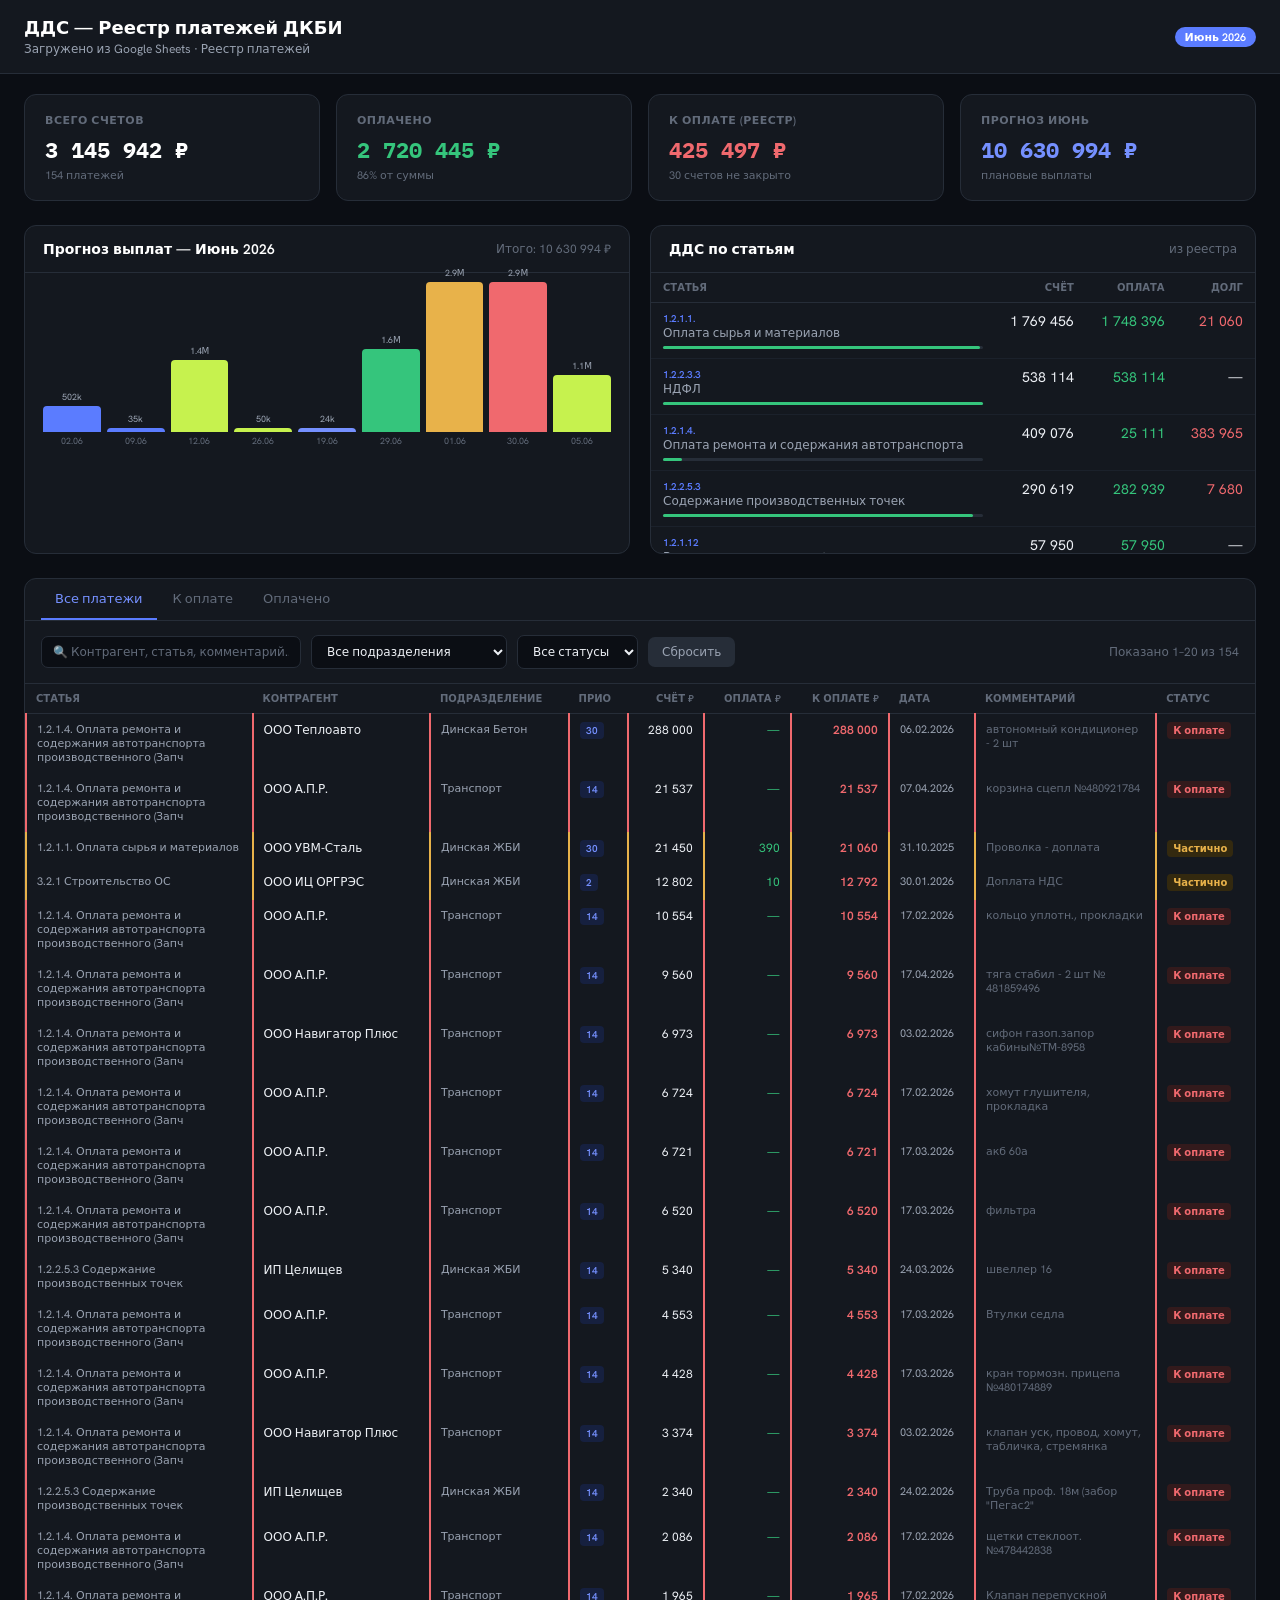
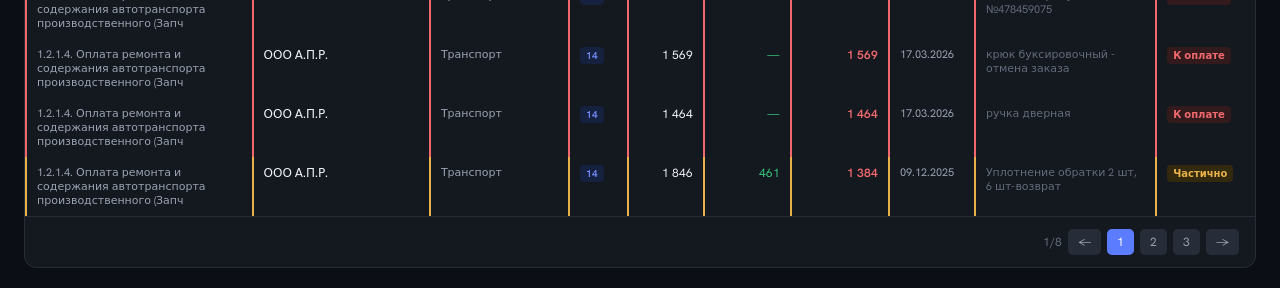
<file: dds-dashboard.html>
<!DOCTYPE html>
<html lang="ru" data-theme="dark">
<head>
<meta charset="UTF-8">
<meta name="viewport" content="width=device-width, initial-scale=1.0">
<title>ДДС — Реестр платежей ДКБИ</title>
<link rel="stylesheet" href="dkbi-design.css">
<style>
*{box-sizing:border-box;margin:0;padding:0}
body{font-family:var(--dk-font);background:var(--dk-page);color:var(--dk-ink);font-size:14px}
button,input,select,textarea{font-family:inherit}
.header{background:var(--dk-surface);border-bottom:1px solid var(--dk-line);padding:16px 24px;display:flex;align-items:center;gap:12px}
.header h1{font-size:18px;font-weight:600;color:#fff}
.header .sub{color:var(--dk-ink-2);font-size:12px;margin-top:2px}
.badge{background:var(--dk-primary);color:#fff;padding:3px 10px;border-radius:12px;font-size:11px;font-weight:600;margin-left:auto}
.container{max-width:1400px;margin:0 auto;padding:20px 24px}
.kpis{display:grid;grid-template-columns:repeat(4,1fr);gap:16px;margin-bottom:24px}
.kpi{background:var(--dk-surface);border:1px solid var(--dk-line);border-radius:12px;padding:18px 20px}
.kpi-label{color:var(--dk-ink-3);font-size:11px;font-weight:600;text-transform:uppercase;letter-spacing:.5px;margin-bottom:8px}
.kpi-value{font-family:var(--dk-font-num);font-variant-numeric:tabular-nums;font-size:22px;font-weight:700;color:#fff}
.kpi-value.red{color:var(--dk-danger)}.kpi-value.green{color:var(--dk-success)}.kpi-value.blue{color:var(--dk-primary-h)}.kpi-value.yellow{color:var(--dk-warning)}
.kpi-sub{color:var(--dk-ink-3);font-size:11px;margin-top:4px}
.grid2{display:grid;grid-template-columns:1fr 1fr;gap:20px;margin-bottom:24px}
.card{background:var(--dk-surface);border:1px solid var(--dk-line);border-radius:12px;overflow:hidden}
.card-header{padding:14px 18px;border-bottom:1px solid var(--dk-line);display:flex;align-items:center;justify-content:space-between}
.card-title{font-size:14px;font-weight:600;color:#fff}
.card-sub{color:var(--dk-ink-3);font-size:12px}
.card-body{padding:18px}
/* Chart */
.bars{display:flex;align-items:flex-end;height:160px;gap:6px;padding-bottom:4px}
.bar-col{flex:1;display:flex;flex-direction:column;align-items:center;gap:3px}
.bar{width:100%;border-radius:4px 4px 0 0;cursor:pointer;transition:opacity .15s;min-height:4px}
.bar:hover{opacity:.75}
.bar-lbl{font-size:9px;color:var(--dk-ink-3);text-align:center}
.bar-amt{font-size:9px;color:var(--dk-ink-2);text-align:center}
/* DDS */
.dds-tbl{width:100%;border-collapse:collapse}
.dds-tbl th{padding:8px 12px;color:var(--dk-ink-3);font-size:10px;font-weight:600;text-transform:uppercase;border-bottom:1px solid var(--dk-line);text-align:left}
.dds-tbl td{padding:9px 12px;border-bottom:1px solid var(--dk-surface-2);vertical-align:top}
.dds-tbl tr:hover td{background:var(--dk-surface-2)}
.code{color:var(--dk-primary);font-size:10px;font-weight:600}
.art-name{color:var(--dk-ink-2);font-size:12px}
.prog{height:3px;background:var(--dk-line);border-radius:2px;margin-top:5px}
.prog-fill{height:100%;border-radius:2px;background:var(--dk-success)}
.num{font-variant-numeric:tabular-nums;text-align:right}
.num.g{color:var(--dk-success)}.num.r{color:var(--dk-danger)}
/* Registry */
.section{background:var(--dk-surface);border:1px solid var(--dk-line);border-radius:12px;overflow:hidden}
.tabs{display:flex;gap:2px;border-bottom:1px solid var(--dk-line);padding:0 16px}
.tab{padding:11px 14px;color:var(--dk-ink-3);cursor:pointer;border-bottom:2px solid transparent;font-size:13px;font-weight:500}
.tab:hover{color:var(--dk-ink-2)}
.tab.on{color:var(--dk-primary-h);border-bottom-color:var(--dk-primary)}
.filters{display:flex;gap:10px;flex-wrap:wrap;align-items:center;padding:14px 16px;border-bottom:1px solid var(--dk-line)}
input.fi,select.fi{background:var(--dk-page);border:1px solid var(--dk-line);color:var(--dk-ink);border-radius:7px;padding:7px 11px;font-size:12px;outline:none}
input.fi:focus,select.fi:focus{border-color:var(--dk-primary)}
input.fi::placeholder{color:var(--dk-ink-3)}
.btn{background:var(--dk-line);color:var(--dk-ink-2);border:none;border-radius:7px;padding:7px 14px;font-size:12px;cursor:pointer}
.btn:hover{background:var(--dk-line-2);color:var(--dk-ink)}
.cnt{color:var(--dk-ink-3);font-size:12px;margin-left:auto}
.reg-wrap{overflow-x:auto}
.rt{width:100%;border-collapse:collapse;font-size:12px}
.rt th{text-align:left;padding:8px 10px;color:var(--dk-ink-3);font-size:10px;font-weight:600;text-transform:uppercase;border-bottom:1px solid var(--dk-line);cursor:pointer;white-space:nowrap;user-select:none}
.rt th:hover{color:var(--dk-ink-2)}
.rt td{padding:8px 10px;border-bottom:1px solid var(--dk-surface);vertical-align:top}
.rt tr:hover td{background:var(--dk-surface-2)}
.rt tr.u td{border-left:2px solid var(--dk-danger)}
.rt tr.p td{border-left:2px solid var(--dk-success)}
.rt tr.h td{border-left:2px solid var(--dk-warning)}
.tag{display:inline-block;padding:2px 6px;border-radius:4px;font-size:10px;font-weight:600;white-space:nowrap}
.tu{background:var(--dk-danger-tint);color:var(--dk-danger)}.tp{background:var(--dk-success-tint);color:var(--dk-success)}.th{background:var(--dk-warning-tint);color:var(--dk-warning)}
.tpr{background:var(--dk-primary-tint);color:var(--dk-primary-h)}
.pag{display:flex;gap:6px;align-items:center;justify-content:flex-end;padding:12px 16px;border-top:1px solid var(--dk-line)}
.pb{background:var(--dk-line);color:var(--dk-ink-2);border:none;border-radius:5px;padding:5px 10px;cursor:pointer;font-size:12px}
.pb:hover{background:var(--dk-line-2)}.pb.on{background:var(--dk-primary);color:#fff}
.pi{color:var(--dk-ink-3);font-size:12px}
.none{text-align:center;padding:32px;color:var(--dk-ink-3);font-size:13px}
@media(max-width:900px){.kpis{grid-template-columns:repeat(2,1fr)}.grid2{grid-template-columns:1fr}}
</style>
</head>
<body>
<div class="header">
  <div>
    <div style="font-size:18px;font-weight:600;color:#fff">ДДС — Реестр платежей ДКБИ</div>
    <div class="sub">Загружено из Google Sheets · Реестр платежей</div>
  </div>
  <span class="badge">Июнь 2026</span>
</div>
<div class="container">
  <div class="kpis" id="kpis"></div>
  <div class="grid2">
    <div class="card">
      <div class="card-header">
        <span class="card-title">Прогноз выплат — Июнь 2026</span>
        <span class="card-sub" id="jtotal"></span>
      </div>
      <div class="card-body"><div id="chart"></div></div>
    </div>
    <div class="card">
      <div class="card-header">
        <span class="card-title">ДДС по статьям</span>
        <span class="card-sub">из реестра</span>
      </div>
      <div style="overflow:auto;max-height:280px">
        <table class="dds-tbl" id="ddst"></table>
      </div>
    </div>
  </div>
  <div class="section">
    <div class="tabs">
      <div class="tab on" onclick="tab('all',this)">Все платежи</div>
      <div class="tab" onclick="tab('unpaid',this)">К оплате</div>
      <div class="tab" onclick="tab('paid',this)">Оплачено</div>
    </div>
    <div class="filters">
      <input class="fi" id="q" placeholder="🔍 Контрагент, статья, комментарий..." oninput="filt()" style="width:260px">
      <select class="fi" id="fdiv" onchange="filt()"><option value="">Все подразделения</option></select>
      <select class="fi" id="fst" onchange="filt()">
        <option value="">Все статусы</option>
        <option value="u">К оплате</option>
        <option value="h">Частично</option>
        <option value="p">Оплачено</option>
      </select>
      <button class="btn" onclick="reset()">Сбросить</button>
      <span class="cnt" id="cnt"></span>
    </div>
    <div class="reg-wrap">
      <table class="rt">
        <thead><tr>
          <th onclick="srt('статья')">Статья</th>
          <th onclick="srt('контрагент')">Контрагент</th>
          <th onclick="srt('подразделение')">Подразделение</th>
          <th onclick="srt('приоритет')">Прио</th>
          <th onclick="srt('сумма_счета')" style="text-align:right">Счёт ₽</th>
          <th onclick="srt('сумма_оплаты')" style="text-align:right">Оплата ₽</th>
          <th onclick="srt('к_оплате')" style="text-align:right">К оплате ₽</th>
          <th onclick="srt('дата_оплаты')">Дата</th>
          <th>Комментарий</th>
          <th>Статус</th>
        </tr></thead>
        <tbody id="tb"></tbody>
      </table>
    </div>
    <div class="pag" id="pag"></div>
  </div>
</div>
<script>
const P=[{"статья": "1.2.1.4. Оплата ремонта и содержания автотранспорта производственного (Запчасти, ремонт, ТО)", "приоритет": 14, "контрагент": "ООО Навигатор Плюс", "дата_счета": "20.01.2026", "сумма_счета": 3374.0, "сумма_оплаты": 0.0, "к_оплате": 3374.0, "дата_оплаты": "03.02.2026", "комментарий": "клапан уск, провод, хомут, табличка, стремянка", "срок": "546, 149, 455 Тим", "подразделение": "Транспорт"}, {"статья": "1.2.1.4. Оплата ремонта и содержания автотранспорта производственного (Запчасти, ремонт, ТО)", "приоритет": 14, "контрагент": "ООО Навигатор Плюс", "дата_счета": "22.01.2026", "сумма_счета": 6973.0, "сумма_оплаты": 0.0, "к_оплате": 6973.0, "дата_оплаты": "03.02.2026", "комментарий": "сифон газоп.запор кабины№ТМ-8958", "срок": "149Тим", "подразделение": "Транспорт"}, {"статья": "1.2.1.4. Оплата ремонта и содержания автотранспорта производственного (Запчасти, ремонт, ТО)", "приоритет": 30, "контрагент": "ООО Теплоавто", "дата_счета": "11.06.2025", "сумма_счета": 288000.0, "сумма_оплаты": 0.0, "к_оплате": 288000.0, "дата_оплаты": "06.02.2026", "комментарий": "автономный кондиционер - 2 шт", "срок": "уточнить у Скосырского", "подразделение": "Динская Бетон"}, {"статья": "1.2.1.4. Оплата ремонта и содержания автотранспорта производственного (Запчасти, ремонт, ТО)", "приоритет": 14, "контрагент": "ООО А.П.Р.", "дата_счета": "03.02.2026", "сумма_счета": 1964.72, "сумма_оплаты": 0.0, "к_оплате": 1964.72, "дата_оплаты": "17.02.2026", "комментарий": "Клапан перепускной №478459075", "срок": "578 Тим", "подразделение": "Транспорт"}, {"статья": "1.2.1.4. Оплата ремонта и содержания автотранспорта производственного (Запчасти, ремонт, ТО)", "приоритет": 14, "контрагент": "ООО А.П.Р.", "дата_счета": "03.02.2026", "сумма_счета": 2085.7, "сумма_оплаты": 0.0, "к_оплате": 2085.7, "дата_оплаты": "17.02.2026", "комментарий": "щетки стеклоот. №478442838", "срок": "894 Дин", "подразделение": "Транспорт"}, {"статья": "1.2.1.4. Оплата ремонта и содержания автотранспорта производственного (Запчасти, ремонт, ТО)", "приоритет": 14, "контрагент": "ООО А.П.Р.", "дата_счета": "03.02.2026", "сумма_счета": 973.61, "сумма_оплаты": 0.0, "к_оплате": 973.61, "дата_оплаты": "17.02.2026", "комментарий": "розетка полюс. №478441529", "срок": "358 Дин", "подразделение": "Транспорт"}, {"статья": "1.2.1.4. Оплата ремонта и содержания автотранспорта производственного (Запчасти, ремонт, ТО)", "приоритет": 14, "контрагент": "ООО А.П.Р.", "дата_счета": "04.02.2026", "сумма_счета": 480.24, "сумма_оплаты": 0.0, "к_оплате": 480.24, "дата_оплаты": "17.02.2026", "комментарий": "фильтр воздушный", "срок": "796 Тим", "подразделение": "Транспорт"}, {"статья": "1.2.1.4. Оплата ремонта и содержания автотранспорта производственного (Запчасти, ремонт, ТО)", "приоритет": 14, "контрагент": "ООО А.П.Р.", "дата_счета": "04.02.2026", "сумма_счета": 528.51, "сумма_оплаты": 0.0, "к_оплате": 528.51, "дата_оплаты": "17.02.2026", "комментарий": "фильтр масл, салона", "срок": "796 Тим", "подразделение": "Транспорт"}, {"статья": "1.2.1.4. Оплата ремонта и содержания автотранспорта производственного (Запчасти, ремонт, ТО)", "приоритет": 14, "контрагент": "ООО А.П.Р.", "дата_счета": "05.02.2026", "сумма_счета": 402.81, "сумма_оплаты": 0.0, "к_оплате": 402.81, "дата_оплаты": "17.02.2026", "комментарий": "кольцо уплотн., прокдладка турбины", "срок": "403 Нт", "подразделение": "Транспорт"}, {"статья": "1.2.1.4. Оплата ремонта и содержания автотранспорта производственного (Запчасти, ремонт, ТО)", "приоритет": 14, "контрагент": "ООО А.П.Р.", "дата_счета": "05.02.2026", "сумма_счета": 10554.3, "сумма_оплаты": 0.0, "к_оплате": 10554.3, "дата_оплаты": "17.02.2026", "комментарий": "кольцо уплотн., прокладки", "срок": "403 Нт", "подразделение": "Транспорт"}, {"статья": "1.2.1.4. Оплата ремонта и содержания автотранспорта производственного (Запчасти, ремонт, ТО)", "приоритет": 14, "контрагент": "ООО А.П.Р.", "дата_счета": "06.02.2026", "сумма_счета": 6723.5, "сумма_оплаты": 0.0, "к_оплате": 6723.5, "дата_оплаты": "17.02.2026", "комментарий": "хомут глушителя, прокладка", "срок": "403 Нт", "подразделение": "Транспорт"}, {"статья": "1.2.2.5.3  Содержание производственных точек", "приоритет": 14, "контрагент": "ИП Шестаков", "дата_счета": "30.05.2025", "сумма_счета": 65520.0, "сумма_оплаты": 65520.0, "к_оплате": 0.0, "дата_оплаты": "20.06.2025", "комментарий": "доска", "срок": "", "подразделение": "Динская Бетон"}, {"статья": "1.2.2.5.3  Содержание производственных точек", "приоритет": 14, "контрагент": "ИП Целищев", "дата_счета": "11.02.2026", "сумма_счета": 2340.0, "сумма_оплаты": 0.0, "к_оплате": 2340.0, "дата_оплаты": "24.02.2026", "комментарий": "Труба проф. 18м (забор \"Пегас2\"", "срок": "ЖБИ Дин", "подразделение": "Динская ЖБИ"}, {"статья": "1.2.2.5.3  Содержание производственных точек", "приоритет": 14, "контрагент": "ИП Шестаков", "дата_счета": "03.06.2025", "сумма_счета": 17820.0, "сумма_оплаты": 17820.0, "к_оплате": 0.0, "дата_оплаты": "17.06.2025", "комментарий": "рейка 20\\*50", "срок": "", "подразделение": "Динская Бетон"}, {"статья": "1.2.2.5.3  Содержание производственных точек", "приоритет": 14, "контрагент": "ИП Шестаков", "дата_счета": "04.06.2025", "сумма_счета": 13000.0, "сумма_оплаты": 13000.0, "к_оплате": 0.0, "дата_оплаты": "17.06.2025", "комментарий": "пленка п/эт", "срок": "", "подразделение": "Снабжение"}, {"статья": "1.2.2.5.3  Содержание производственных точек", "приоритет": 14, "контрагент": "ИП Шестаков", "дата_счета": "24.06.2025", "сумма_счета": 1770.0, "сумма_оплаты": 1770.0, "к_оплате": 0.0, "дата_оплаты": "27.06.2025", "комментарий": "личинка", "срок": "", "подразделение": "Динская Бетон"}, {"статья": "1.2.1.4. Оплата ремонта и содержания автотранспорта производственного (Запчасти, ремонт, ТО)", "приоритет": 14, "контрагент": "ООО А.П.Р.", "дата_счета": "04.03.2026", "сумма_счета": 514.8, "сумма_оплаты": 0.0, "к_оплате": 514.8, "дата_оплаты": "17.03.2026", "комментарий": "угольник компр", "срок": "463 Дин", "подразделение": "Транспорт"}, {"статья": "1.2.1.4. Оплата ремонта и содержания автотранспорта производственного (Запчасти, ремонт, ТО)", "приоритет": 14, "контрагент": "ООО А.П.Р.", "дата_счета": "03.03.2026", "сумма_счета": 1464.09, "сумма_оплаты": 0.0, "к_оплате": 1464.09, "дата_оплаты": "17.03.2026", "комментарий": "ручка дверная", "срок": "493 Дин", "подразделение": "Транспорт"}, {"статья": "1.2.1.4. Оплата ремонта и содержания автотранспорта производственного (Запчасти, ремонт, ТО)", "приоритет": 14, "контрагент": "ООО А.П.Р.", "дата_счета": "03.03.2026", "сумма_счета": 4553.36, "сумма_оплаты": 0.0, "к_оплате": 4553.36, "дата_оплаты": "17.03.2026", "комментарий": "Втулки седла", "срок": "765 Дин", "подразделение": "Транспорт"}, {"статья": "1.2.1.4. Оплата ремонта и содержания автотранспорта производственного (Запчасти, ремонт, ТО)", "приоритет": 14, "контрагент": "ООО А.П.Р.", "дата_счета": "03.03.2026", "сумма_счета": 6721.32, "сумма_оплаты": 0.0, "к_оплате": 6721.32, "дата_оплаты": "17.03.2026", "комментарий": "акб 60а", "срок": "104 Дин", "подразделение": "Транспорт"}, {"статья": "1.2.1.4. Оплата ремонта и содержания автотранспорта производственного (Запчасти, ремонт, ТО)", "приоритет": 14, "контрагент": "ООО А.П.Р.", "дата_счета": "03.03.2026", "сумма_счета": 1568.6, "сумма_оплаты": 0.0, "к_оплате": 1568.6, "дата_оплаты": "17.03.2026", "комментарий": "крюк буксировочный - отмена заказа", "срок": "111 Дин", "подразделение": "Транспорт"}, {"статья": "1.2.1.4. Оплата ремонта и содержания автотранспорта производственного (Запчасти, ремонт, ТО)", "приоритет": 14, "контрагент": "ООО А.П.Р.", "дата_счета": "03.03.2026", "сумма_счета": 6520.01, "сумма_оплаты": 0.0, "к_оплате": 6520.01, "дата_оплаты": "17.03.2026", "комментарий": "фильтра", "срок": "894 Дин", "подразделение": "Транспорт"}, {"статья": "1.2.1.4. Оплата ремонта и содержания автотранспорта производственного (Запчасти, ремонт, ТО)", "приоритет": 14, "контрагент": "ООО А.П.Р.", "дата_счета": "05.03.2026", "сумма_счета": 476.35, "сумма_оплаты": 0.0, "к_оплате": 476.35, "дата_оплаты": "17.03.2026", "комментарий": "набор ключей", "срок": "919 дин", "подразделение": "Транспорт"}, {"статья": "1.2.1.4. Оплата ремонта и содержания автотранспорта производственного (Запчасти, ремонт, ТО)", "приоритет": 14, "контрагент": "ООО А.П.Р.", "дата_счета": "04.03.2026", "сумма_счета": 486.13, "сумма_оплаты": 0.0, "к_оплате": 486.13, "дата_оплаты": "17.03.2026", "комментарий": "фильтр гидробака", "срок": "827 Нт", "подразделение": "Транспорт"}, {"статья": "1.2.1.4. Оплата ремонта и содержания автотранспорта производственного (Запчасти, ремонт, ТО)", "приоритет": 14, "контрагент": "ООО А.П.Р.", "дата_счета": "05.03.2026", "сумма_счета": 398.61, "сумма_оплаты": 0.0, "к_оплате": 398.61, "дата_оплаты": "17.03.2026", "комментарий": "фильтр воздуш. №480211334", "срок": "455 Тим", "подразделение": "Транспорт"}, {"статья": "1.2.1.4. Оплата ремонта и содержания автотранспорта производственного (Запчасти, ремонт, ТО)", "приоритет": 14, "контрагент": "ООО А.П.Р.", "дата_счета": "05.03.2026", "сумма_счета": 962.63, "сумма_оплаты": 0.0, "к_оплате": 962.63, "дата_оплаты": "17.03.2026", "комментарий": "фильтр топл. №480179600", "срок": "455 Тим", "подразделение": "Транспорт"}, {"статья": "1.2.1.4. Оплата ремонта и содержания автотранспорта производственного (Запчасти, ремонт, ТО)", "приоритет": 14, "контрагент": "ООО А.П.Р.", "дата_счета": "05.03.2026", "сумма_счета": 4427.84, "сумма_оплаты": 0.0, "к_оплате": 4427.84, "дата_оплаты": "17.03.2026", "комментарий": "кран тормозн. прицепа №480174889", "срок": "7619 Тим", "подразделение": "Транспорт"}, {"статья": "1.2.1.4. Оплата ремонта и содержания автотранспорта производственного (Запчасти, ремонт, ТО)", "приоритет": 14, "контрагент": "ООО А.П.Р.", "дата_счета": "05.03.2026", "сумма_счета": 1329.77, "сумма_оплаты": 0.0, "к_оплате": 1329.77, "дата_оплаты": "17.03.2026", "комментарий": "сердцевина двер.замка, трос ящика №480174888", "срок": "493 Тим", "подразделение": "Транспорт"}, {"статья": "1.2.2.5.3  Содержание производственных точек", "приоритет": 14, "контрагент": "ИП Шестаков", "дата_счета": "25.06.2025", "сумма_счета": 4005.0, "сумма_оплаты": 4005.0, "к_оплате": 0.0, "дата_оплаты": "04.07.2025", "комментарий": "черенок для лопат", "срок": "", "подразделение": "Динская Бетон"}, {"статья": "1.2.2.5.3  Содержание производственных точек", "приоритет": 14, "контрагент": "ИП Шестаков", "дата_счета": "04.07.2025", "сумма_счета": 1556.5, "сумма_оплаты": 1556.5, "к_оплате": 0.0, "дата_оплаты": "18.07.2025", "комментарий": "краскораспылитель", "срок": "", "подразделение": "Динская Бетон"}, {"статья": "1.2.2.5.3  Содержание производственных точек", "приоритет": 2, "контрагент": "ООО ВсеИнструменты.ру", "дата_счета": "17.04.2025", "сумма_счета": 2301.0, "сумма_оплаты": 2301.0, "к_оплате": 0.0, "дата_оплаты": "13.05.2025", "комментарий": "шланг черный", "срок": "", "подразделение": ""}, {"статья": "1.2.2.5.3  Содержание производственных точек", "приоритет": 2, "контрагент": "ООО ВсеИнструменты.ру", "дата_счета": "21.04.2025", "сумма_счета": 2730.0, "сумма_оплаты": 2730.0, "к_оплате": 0.0, "дата_оплаты": "13.05.2025", "комментарий": "ниппель, обратный клапан", "срок": "", "подразделение": ""}, {"статья": "1.2.2.5.3  Содержание производственных точек", "приоритет": 14, "контрагент": "ИП Целищев", "дата_счета": "04.03.2026", "сумма_счета": 5340.0, "сумма_оплаты": 0.0, "к_оплате": 5340.0, "дата_оплаты": "24.03.2026", "комментарий": "швеллер 16", "срок": "ЖБИ Дин", "подразделение": "Динская ЖБИ"}, {"статья": "1.2.2.5.3  Содержание производственных точек", "приоритет": 2, "контрагент": "ООО Интернет решения (счет-оферта)", "дата_счета": "14.07.2025", "сумма_счета": 17515.0, "сумма_оплаты": 17515.0, "к_оплате": 0.0, "дата_оплаты": "15.07.2025", "комментарий": "Расходн. материалы", "срок": "", "подразделение": "Снабжение"}, {"статья": "1.2.2.5.3  Содержание производственных точек", "приоритет": 2, "контрагент": "ООО Интернет решения (счет-оферта)", "дата_счета": "17.07.2025", "сумма_счета": 66056.0, "сумма_оплаты": 66056.0, "к_оплате": 0.0, "дата_оплаты": "18.07.2025", "комментарий": "Расходн. материалы", "срок": "", "подразделение": "Снабжение"}, {"статья": "1.2.2.5.3  Содержание производственных точек", "приоритет": 14, "контрагент": "ИП Шестаков", "дата_счета": "04.07.2025", "сумма_счета": 6066.0, "сумма_оплаты": 6066.0, "к_оплате": 0.0, "дата_оплаты": "18.07.2025", "комментарий": "насос", "срок": "", "подразделение": "Динская Бетон"}, {"статья": "1.2.1.4. Оплата ремонта и содержания автотранспорта производственного (Запчасти, ремонт, ТО)", "приоритет": 14, "контрагент": "ООО А.П.Р.", "дата_счета": "17.03.2026", "сумма_счета": 21536.84, "сумма_оплаты": 0.0, "к_оплате": 21536.84, "дата_оплаты": "07.04.2026", "комментарий": "корзина сцепл №480921784", "срок": "376 Дин", "подразделение": "Транспорт"}, {"статья": "1.2.1.4. Оплата ремонта и содержания автотранспорта производственного (Запчасти, ремонт, ТО)", "приоритет": 14, "контрагент": "ООО А.П.Р.", "дата_счета": "30.03.2026", "сумма_счета": 9560.0, "сумма_оплаты": 0.0, "к_оплате": 9560.0, "дата_оплаты": "17.04.2026", "комментарий": "тяга стабил - 2 шт № 481859496", "срок": "641 НТ", "подразделение": "Транспорт"}, {"статья": "1.2.1.1. Оплата сырья и материалов", "приоритет": 14, "контрагент": "ООО ТД Регионпромсервис", "дата_счета": "29.08.2025", "сумма_счета": 6.0, "сумма_оплаты": 6.0, "к_оплате": 0.0, "дата_оплаты": "02.09.2025", "комментарий": "Оплата по заказу № 11583", "срок": "", "подразделение": "Динская ЖБИ"}, {"статья": "3.2.1 Строительство ОС", "приоритет": 2, "контрагент": "ООО ИЦ ОРГРЭС", "дата_счета": "21.01.2026", "сумма_счета": 12801.92, "сумма_оплаты": 10.0, "к_оплате": 12791.92, "дата_оплаты": "30.01.2026", "комментарий": "Доплата НДС", "срок": "", "подразделение": "Динская ЖБИ"}, {"статья": "1.2.2.5.1  Коммунальные платежи производственные точки", "приоритет": 2, "контрагент": "АО Мусороуборочная компания", "дата_счета": "26.02.2026", "сумма_счета": 17.72, "сумма_оплаты": 17.72, "к_оплате": 0.0, "дата_оплаты": "27.02.2026", "комментарий": "Акт сверки пеня", "срок": "", "подразделение": "Тимашевск Бетон"}, {"статья": "1.2.2.5.1  Коммунальные платежи производственные точки", "приоритет": 2, "контрагент": "ТНС энерго Кубань", "дата_счета": "01.05.2025", "сумма_счета": 41512.0, "сумма_оплаты": 41512.0, "к_оплате": 0.0, "дата_оплаты": "12.05.2025", "комментарий": "эл. Эн 30% за май", "срок": "", "подразделение": ""}, {"статья": "1.2.1.1. Оплата сырья и материалов", "приоритет": 99, "контрагент": "ООО БКМ", "дата_счета": "22.09.2025", "сумма_счета": 1000000.0, "сумма_оплаты": 1000000.0, "к_оплате": 0.0, "дата_оплаты": "23.09.2025", "комментарий": "инертные материалы", "срок": "", "подразделение": "Снабжение"}, {"статья": "1.2.1.4. Оплата ремонта и содержания автотранспорта производственного (Запчасти, ремонт, ТО)", "приоритет": 14, "контрагент": "ООО Навигатор Плюс", "дата_счета": "16.09.2025", "сумма_счета": 32.0, "сумма_оплаты": 32.0, "к_оплате": 0.0, "дата_оплаты": "01.10.2025", "комментарий": "шайба, прокладка", "срок": "197 Тим", "подразделение": "Транспорт"}, {"статья": "1.2.1.4. Оплата ремонта и содержания автотранспорта производственного (Запчасти, ремонт, ТО)", "приоритет": 14, "контрагент": "ООО А.П.Р.", "дата_счета": "13.01.2026", "сумма_счета": 39.6, "сумма_оплаты": 39.6, "к_оплате": 0.0, "дата_оплаты": "27.01.2026", "комментарий": "размораживатель замков", "срок": "548 Дин", "подразделение": "Транспорт"}, {"статья": "1.2.1.12 Возврат оплаты клиенту (продажа товаров, работ, услуг)", "приоритет": 3, "контрагент": "ООО Галеон К", "дата_счета": "", "сумма_счета": 3000.0, "сумма_оплаты": 3000.0, "к_оплате": 0.0, "дата_оплаты": "16.05.2025", "комментарий": "возврат", "срок": "", "подразделение": ""}, {"статья": "1.2.1.4. Оплата ремонта и содержания автотранспорта производственного (Запчасти, ремонт, ТО)", "приоритет": 14, "контрагент": "ООО ЕТП Логистик", "дата_счета": "09.10.2025", "сумма_счета": 52.78, "сумма_оплаты": 52.78, "к_оплате": 0.0, "дата_оплаты": "24.10.2025", "комментарий": "Кольцо уплотн шкворней ситрак", "срок": "919 (234) Дин", "подразделение": "Транспорт"}, {"статья": "1.2.1.4. Оплата ремонта и содержания автотранспорта производственного (Запчасти, ремонт, ТО)", "приоритет": 2, "контрагент": "ИП Петренко Ю.Н.", "дата_счета": "11.08.2025", "сумма_счета": 56.0, "сумма_оплаты": 56.0, "к_оплате": 0.0, "дата_оплаты": "25.08.2025", "комментарий": "Кольца уплотнительные 578", "срок": "", "подразделение": "Динская Бетон"}, {"статья": "1.2.1.4. Оплата ремонта и содержания автотранспорта производственного (Запчасти, ремонт, ТО)", "приоритет": 21, "контрагент": "ООО ЕТП Логистик", "дата_счета": "23.01.2026", "сумма_счета": 98.64, "сумма_оплаты": 98.64, "к_оплате": 0.0, "дата_оплаты": "10.03.2026", "комментарий": "кольцо уплотнительное №247007700", "срок": "919Дин", "подразделение": "Транспорт"}, {"статья": "1.2.1.4. Оплата ремонта и содержания автотранспорта производственного (Запчасти, ремонт, ТО)", "приоритет": 14, "контрагент": "ООО А.П.Р.", "дата_счета": "06.03.2026", "сумма_счета": 106.8, "сумма_оплаты": 106.8, "к_оплате": 0.0, "дата_оплаты": "20.03.2026", "комментарий": "прокладка выпускного коллектора", "срок": "953 Дин", "подразделение": "Транспорт"}, {"статья": "1.2.1.8 Оплата расходов на перевозку (платная дорога, Платон и пр.)", "приоритет": 2, "контрагент": "ООО Автодор-Платные дороги", "дата_счета": "24.12.2025", "сумма_счета": 110.0, "сумма_оплаты": 110.0, "к_оплате": 0.0, "дата_оплаты": "26.12.2025", "комментарий": "оплата проезда", "срок": "", "подразделение": ""}, {"статья": "1.2.1.8 Оплата расходов на перевозку (платная дорога, Платон и пр.)", "приоритет": 2, "контрагент": "ООО Автодор-Платные дороги", "дата_счета": "29.12.2025", "сумма_счета": 110.0, "сумма_оплаты": 110.0, "к_оплате": 0.0, "дата_оплаты": "30.12.2025", "комментарий": "оплата проезда - 376", "срок": "", "подразделение": ""}, {"статья": "1.2.1.4. Оплата ремонта и содержания автотранспорта производственного (Запчасти, ремонт, ТО)", "приоритет": 14, "контрагент": "ООО Алсфорт", "дата_счета": "17.09.2025", "сумма_счета": 119.0, "сумма_оплаты": 119.0, "к_оплате": 0.0, "дата_оплаты": "07.10.2025", "комментарий": "Заглушка бампера", "срок": "312 Тим", "подразделение": "Транспорт"}, {"статья": "1.2.1.4. Оплата ремонта и содержания автотранспорта производственного (Запчасти, ремонт, ТО)", "приоритет": 14, "контрагент": "ООО Навигатор Плюс", "дата_счета": "26.09.2025", "сумма_счета": 140.0, "сумма_оплаты": 140.0, "к_оплате": 0.0, "дата_оплаты": "10.10.2025", "комментарий": "Упл. кольцо", "срок": "197 Тим", "подразделение": "Транспорт"}, {"статья": "1.2.1.8 Оплата расходов на перевозку (платная дорога, Платон и пр.)", "приоритет": 2, "контрагент": "ООО Автодор-Платные дороги", "дата_счета": "29.12.2025", "сумма_счета": 141.0, "сумма_оплаты": 141.0, "к_оплате": 0.0, "дата_оплаты": "30.12.2025", "комментарий": "оплата проезда - 376", "срок": "", "подразделение": ""}, {"статья": "1.2.2.5.3  Содержание производственных точек", "приоритет": 14, "контрагент": "ИП Шестаков", "дата_счета": "04.07.2025", "сумма_счета": 65520.0, "сумма_оплаты": 65520.0, "к_оплате": 0.0, "дата_оплаты": "08.07.2025", "комментарий": "пиломатериал", "срок": "", "подразделение": "Динская Бетон"}, {"статья": "1.2.1.8 Оплата расходов на перевозку (платная дорога, Платон и пр.)", "приоритет": 2, "контрагент": "ООО Автодор-Платные дороги", "дата_счета": "24.12.2025", "сумма_счета": 170.0, "сумма_оплаты": 170.0, "к_оплате": 0.0, "дата_оплаты": "26.12.2025", "комментарий": "оплата проезда", "срок": "", "подразделение": ""}, {"статья": "1.2.1.8 Оплата расходов на перевозку (платная дорога, Платон и пр.)", "приоритет": 2, "контрагент": "ООО Автодор-Платные дороги", "дата_счета": "29.12.2025", "сумма_счета": 170.0, "сумма_оплаты": 170.0, "к_оплате": 0.0, "дата_оплаты": "30.12.2025", "комментарий": "оплата проезда - 376", "срок": "", "подразделение": ""}, {"статья": "1.2.1.8 Оплата расходов на перевозку (платная дорога, Платон и пр.)", "приоритет": 2, "контрагент": "ООО Автодор-Платные дороги", "дата_счета": "24.12.2025", "сумма_счета": 180.0, "сумма_оплаты": 180.0, "к_оплате": 0.0, "дата_оплаты": "26.12.2025", "комментарий": "оплата проезда", "срок": "", "подразделение": ""}, {"статья": "1.2.1.8 Оплата расходов на перевозку (платная дорога, Платон и пр.)", "приоритет": 2, "контрагент": "ООО Автодор-Платные дороги", "дата_счета": "29.12.2025", "сумма_счета": 180.0, "сумма_оплаты": 180.0, "к_оплате": 0.0, "дата_оплаты": "30.12.2025", "комментарий": "оплата проезда - 376", "срок": "", "подразделение": ""}, {"статья": "1.2.1.4. Оплата ремонта и содержания автотранспорта производственного (Запчасти, ремонт, ТО)", "приоритет": 14, "контрагент": "ООО А.П.Р.", "дата_счета": "02.09.2025", "сумма_счета": 181.44, "сумма_оплаты": 181.44, "к_оплате": 0.0, "дата_оплаты": "16.09.2025", "комментарий": "Клипсы арок", "срок": "894 Дин", "подразделение": "Транспорт"}, {"статья": "1.2.1.4. Оплата ремонта и содержания автотранспорта производственного (Запчасти, ремонт, ТО)", "приоритет": 14, "контрагент": "ООО Навигатор Плюс", "дата_счета": "25.03.2026", "сумма_счета": 188.0, "сумма_оплаты": 188.0, "к_оплате": 0.0, "дата_оплаты": "07.04.2026", "комментарий": "манжета №ТМ-9576", "срок": "617 Тим", "подразделение": "Транспорт"}, {"статья": "1.2.1.4. Оплата ремонта и содержания автотранспорта производственного (Запчасти, ремонт, ТО)", "приоритет": 21, "контрагент": "ООО ЕТП Логистик", "дата_счета": "19.11.2025", "сумма_счета": 188.77, "сумма_оплаты": 188.77, "к_оплате": 0.0, "дата_оплаты": "09.12.2025", "комментарий": "Уплотнительное кольцо", "срок": "935 Нт", "подразделение": "Транспорт"}, {"статья": "1.2.1.4. Оплата ремонта и содержания автотранспорта производственного (Запчасти, ремонт, ТО)", "приоритет": 14, "контрагент": "ООО А.П.Р.", "дата_счета": "20.11.2025", "сумма_счета": 191.87, "сумма_оплаты": 191.87, "к_оплате": 0.0, "дата_оплаты": "05.12.2025", "комментарий": "сальник привода бочки", "срок": "535 Дин", "подразделение": "Транспорт"}, {"статья": "1.2.1.4. Оплата ремонта и содержания автотранспорта производственного (Запчасти, ремонт, ТО)", "приоритет": 2, "контрагент": "ООО Навигатор Плюс", "дата_счета": "29.05.2025", "сумма_счета": 192.0, "сумма_оплаты": 192.0, "к_оплате": 0.0, "дата_оплаты": "03.06.2025", "комментарий": "болт 197 Тим", "срок": "", "подразделение": "Тимашевск Бетон"}, {"статья": "1.2.1.4. Оплата ремонта и содержания автотранспорта производственного (Запчасти, ремонт, ТО)", "приоритет": 2, "контрагент": "ООО Навигатор Плюс", "дата_счета": "07.05.2025", "сумма_счета": 200.0, "сумма_оплаты": 200.0, "к_оплате": 0.0, "дата_оплаты": "13.05.2025", "комментарий": "сальник в Тимашевск", "срок": "", "подразделение": ""}, {"статья": "1.2.1.4. Оплата ремонта и содержания автотранспорта производственного (Запчасти, ремонт, ТО)", "приоритет": 2, "контрагент": "ООО А.П.Р.", "дата_счета": "19.05.2025", "сумма_счета": 209.0, "сумма_оплаты": 209.0, "к_оплате": 0.0, "дата_оплаты": "21.05.2025", "комментарий": "пружина тормозной камеры", "срок": "", "подразделение": ""}, {"статья": "1.2.1.4. Оплата ремонта и содержания автотранспорта производственного (Запчасти, ремонт, ТО)", "приоритет": 0, "контрагент": "ООО ЕТС", "дата_счета": "", "сумма_счета": 210.0, "сумма_оплаты": 210.0, "к_оплате": 0.0, "дата_оплаты": "24.10.2025", "комментарий": "по акту сверки", "срок": "от Елены", "подразделение": "Новотитаровская Бетон"}, {"статья": "1.2.1.4. Оплата ремонта и содержания автотранспорта производственного (Запчасти, ремонт, ТО)", "приоритет": 14, "контрагент": "ООО А.П.Р.", "дата_счета": "28.08.2025", "сумма_счета": 211.99, "сумма_оплаты": 211.99, "к_оплате": 0.0, "дата_оплаты": "12.09.2025", "комментарий": "ключ 19 мм", "срок": "сварочн. цех Дин", "подразделение": "Транспорт"}, {"статья": "1.2.1.4. Оплата ремонта и содержания автотранспорта производственного (Запчасти, ремонт, ТО)", "приоритет": 14, "контрагент": "ООО А.П.Р.", "дата_счета": "19.02.2026", "сумма_счета": 216.8, "сумма_оплаты": 216.8, "к_оплате": 0.0, "дата_оплаты": "03.03.2026", "комментарий": "гайки", "срок": "276 Тим", "подразделение": "Транспорт"}, {"статья": "1.2.1.4. Оплата ремонта и содержания автотранспорта производственного (Запчасти, ремонт, ТО)", "приоритет": 14, "контрагент": "ООО А.П.Р.", "дата_счета": "05.12.2025", "сумма_счета": 217.1, "сумма_оплаты": 217.1, "к_оплате": 0.0, "дата_оплаты": "18.12.2025", "комментарий": "Грунт акриловый 1 шт", "срок": "478 Дин", "подразделение": "Транспорт"}, {"статья": "1.2.1.4. Оплата ремонта и содержания автотранспорта производственного (Запчасти, ремонт, ТО)", "приоритет": 14, "контрагент": "ООО А.П.Р.", "дата_счета": "10.11.2025", "сумма_счета": 217.3, "сумма_оплаты": 217.3, "к_оплате": 0.0, "дата_оплаты": "25.11.2025", "комментарий": "Эмаль белая", "срок": "463 Дин", "подразделение": "Транспорт"}, {"статья": "1.2.1.4. Оплата ремонта и содержания автотранспорта производственного (Запчасти, ремонт, ТО)", "приоритет": 14, "контрагент": "ООО А.П.Р.", "дата_счета": "28.11.2025", "сумма_счета": 231.7, "сумма_оплаты": 231.7, "к_оплате": 0.0, "дата_оплаты": "12.12.2025", "комментарий": "хомут 60-80/9 10шт", "срок": "склад дин", "подразделение": "Транспорт"}, {"статья": "1.2.1.4. Оплата ремонта и содержания автотранспорта производственного (Запчасти, ремонт, ТО)", "приоритет": 14, "контрагент": "ООО Навигатор Плюс", "дата_счета": "02.06.2025", "сумма_счета": 235.0, "сумма_оплаты": 235.0, "к_оплате": 0.0, "дата_оплаты": "11.06.2025", "комментарий": "кольцо 276 Тим", "срок": "", "подразделение": "Тимашевск Бетон"}, {"статья": "1.2.1.1. Оплата сырья и материалов", "приоритет": 14, "контрагент": "ООО ИНВЕСТТРЕЙДГРУПП", "дата_счета": "24.04.2026", "сумма_счета": 148000.0, "сумма_оплаты": 148000.0, "к_оплате": 0.0, "дата_оплаты": "12.05.2026", "комментарий": "кладочная сетка №23 Тим - поступление 27.04.2026", "срок": "", "подразделение": "Тимашевск ЖБИ"}, {"статья": "1.2.1.1. Оплата сырья и материалов", "приоритет": 99, "контрагент": "ООО БКМ", "дата_счета": "", "сумма_счета": 600000.0, "сумма_оплаты": 600000.0, "к_оплате": 0.0, "дата_оплаты": "19.05.2026", "комментарий": "инертные материалы", "срок": "", "подразделение": ""}, {"статья": "1.2.2.5.3  Содержание производственных точек", "приоритет": 14, "контрагент": "ООО А.П.Р.", "дата_счета": "08.10.2025", "сумма_счета": 236.92, "сумма_оплаты": 236.92, "к_оплате": 0.0, "дата_оплаты": "28.10.2025", "комментарий": "ключ 7мм", "срок": "РБУ Дин", "подразделение": "Транспорт"}, {"статья": "1.2.1.4. Оплата ремонта и содержания автотранспорта производственного (Запчасти, ремонт, ТО)", "приоритет": 14, "контрагент": "ООО Навигатор Плюс", "дата_счета": "13.03.2026", "сумма_счета": 240.0, "сумма_оплаты": 240.0, "к_оплате": 0.0, "дата_оплаты": "24.03.2026", "комментарий": "гайка №ТМ-9451", "срок": "276 Тим", "подразделение": "Транспорт"}, {"статья": "1.2.1.4. Оплата ремонта и содержания автотранспорта производственного (Запчасти, ремонт, ТО)", "приоритет": 14, "контрагент": "ООО А.П.Р.", "дата_счета": "11.11.2025", "сумма_счета": 243.98, "сумма_оплаты": 243.98, "к_оплате": 0.0, "дата_оплаты": "25.11.2025", "комментарий": "аптечка", "срок": "455 Тим", "подразделение": "Транспорт"}, {"статья": "1.2.1.12 Возврат оплаты клиенту (продажа товаров, работ, услуг)", "приоритет": 3, "контрагент": "ООО ППТК Энергострой", "дата_счета": "21.04.2025", "сумма_счета": 54950.0, "сумма_оплаты": 54950.0, "к_оплате": 0.0, "дата_оплаты": "16.05.2025", "комментарий": "возврат", "срок": "", "подразделение": "Отдел продаж"}, {"статья": "1.2.1.4. Оплата ремонта и содержания автотранспорта производственного (Запчасти, ремонт, ТО)", "приоритет": 14, "контрагент": "ООО А.П.Р.", "дата_счета": "03.09.2025", "сумма_счета": 244.16, "сумма_оплаты": 244.16, "к_оплате": 0.0, "дата_оплаты": "16.09.2025", "комментарий": "гайка", "срок": "872 Кореновск", "подразделение": "Транспорт"}, {"статья": "1.2.1.8 Оплата расходов на перевозку (платная дорога, Платон и пр.)", "приоритет": 2, "контрагент": "ООО Автодор-Платные дороги", "дата_счета": "24.12.2025", "сумма_счета": 245.0, "сумма_оплаты": 245.0, "к_оплате": 0.0, "дата_оплаты": "26.12.2025", "комментарий": "оплата проезда", "срок": "", "подразделение": ""}, {"статья": "1.2.1.8 Оплата расходов на перевозку (платная дорога, Платон и пр.)", "приоритет": 2, "контрагент": "ООО Автодор-Платные дороги", "дата_счета": "29.12.2025", "сумма_счета": 245.0, "сумма_оплаты": 245.0, "к_оплате": 0.0, "дата_оплаты": "30.12.2025", "комментарий": "оплата проезда - 376", "срок": "", "подразделение": ""}, {"статья": "1.2.2.3.7 Корпоративные мероприятия", "приоритет": 3, "контрагент": "ИП Рыжаков Н.Э.", "дата_счета": "", "сумма_счета": 250.0, "сумма_оплаты": 250.0, "к_оплате": 0.0, "дата_оплаты": "20.01.2026", "комментарий": "доплата по акту сверки по расчетам 2024 года", "срок": "", "подразделение": "Бухгалтерия и Финансы"}, {"статья": "1.2.1.4. Оплата ремонта и содержания автотранспорта производственного (Запчасти, ремонт, ТО)", "приоритет": 14, "контрагент": "ООО А.П.Р.", "дата_счета": "07.11.2025", "сумма_счета": 251.24, "сумма_оплаты": 251.24, "к_оплате": 0.0, "дата_оплаты": "21.11.2025", "комментарий": "Стекло стоп-сигнала HINO", "срок": "179 Дин", "подразделение": "Транспорт"}, {"статья": "1.2.1.4. Оплата ремонта и содержания автотранспорта производственного (Запчасти, ремонт, ТО)", "приоритет": 14, "контрагент": "ООО Навигатор Плюс", "дата_счета": "16.06.2025", "сумма_счета": 252.0, "сумма_оплаты": 252.0, "к_оплате": 0.0, "дата_оплаты": "01.07.2025", "комментарий": "гофра", "срок": "", "подразделение": "Тимашевск Бетон"}, {"статья": "1.2.1.4. Оплата ремонта и содержания автотранспорта производственного (Запчасти, ремонт, ТО)", "приоритет": 14, "контрагент": "ООО А.П.Р.", "дата_счета": "24.07.2025", "сумма_счета": 263.88, "сумма_оплаты": 263.88, "к_оплате": 0.0, "дата_оплаты": "05.08.2025", "комментарий": "рассеив. Фонарь зад. 316", "срок": "", "подразделение": "Транспорт"}, {"статья": "1.2.1.8 Оплата расходов на перевозку (платная дорога, Платон и пр.)", "приоритет": 2, "контрагент": "ООО Автодор-Платные дороги", "дата_счета": "24.12.2025", "сумма_счета": 270.0, "сумма_оплаты": 270.0, "к_оплате": 0.0, "дата_оплаты": "26.12.2025", "комментарий": "оплата проезда", "срок": "", "подразделение": ""}, {"статья": "1.2.1.8 Оплата расходов на перевозку (платная дорога, Платон и пр.)", "приоритет": 2, "контрагент": "ООО Автодор-Платные дороги", "дата_счета": "29.12.2025", "сумма_счета": 270.0, "сумма_оплаты": 270.0, "к_оплате": 0.0, "дата_оплаты": "30.12.2025", "комментарий": "оплата проезда - 376", "срок": "", "подразделение": ""}, {"статья": "1.2.1.4. Оплата ремонта и содержания автотранспорта производственного (Запчасти, ремонт, ТО)", "приоритет": 14, "контрагент": "ООО А.П.Р.", "дата_счета": "24.09.2025", "сумма_счета": 274.5, "сумма_оплаты": 274.5, "к_оплате": 0.0, "дата_оплаты": "07.10.2025", "комментарий": "Штуцер", "срок": "316 дин", "подразделение": "Транспорт"}, {"статья": "1.2.1.4. Оплата ремонта и содержания автотранспорта производственного (Запчасти, ремонт, ТО)", "приоритет": 14, "контрагент": "ООО А.П.Р.", "дата_счета": "04.09.2025", "сумма_счета": 281.96, "сумма_оплаты": 281.96, "к_оплате": 0.0, "дата_оплаты": "19.09.2025", "комментарий": "Болт стабилизатора", "срок": "КМУ 438 Дин", "подразделение": "Транспорт"}, {"статья": "1.2.1.4. Оплата ремонта и содержания автотранспорта производственного (Запчасти, ремонт, ТО)", "приоритет": 14, "контрагент": "ООО А.П.Р.", "дата_счета": "27.08.2025", "сумма_счета": 284.0, "сумма_оплаты": 284.0, "к_оплате": 0.0, "дата_оплаты": "09.09.2025", "комментарий": "рулетка 5 м", "срок": "склад Дин", "подразделение": "Транспорт"}, {"статья": "1.2.1.4. Оплата ремонта и содержания автотранспорта производственного (Запчасти, ремонт, ТО)", "приоритет": 14, "контрагент": "ООО А.П.Р.", "дата_счета": "18.09.2025", "сумма_счета": 284.53, "сумма_оплаты": 284.53, "к_оплате": 0.0, "дата_оплаты": "03.10.2025", "комментарий": "Запчасти", "срок": "438 динс", "подразделение": "Транспорт"}, {"статья": "1.2.1.4. Оплата ремонта и содержания автотранспорта производственного (Запчасти, ремонт, ТО)", "приоритет": 14, "контрагент": "ООО А.П.Р.", "дата_счета": "13.10.2025", "сумма_счета": 288.43, "сумма_оплаты": 288.43, "к_оплате": 0.0, "дата_оплаты": "28.10.2025", "комментарий": "Фильтр салона", "срок": "455 Тим", "подразделение": "Транспорт"}, {"статья": "1.2.1.4. Оплата ремонта и содержания автотранспорта производственного (Запчасти, ремонт, ТО)", "приоритет": 14, "контрагент": "ООО А.П.Р.", "дата_счета": "13.10.2025", "сумма_счета": 288.84, "сумма_оплаты": 288.84, "к_оплате": 0.0, "дата_оплаты": "28.10.2025", "комментарий": "штекер", "срок": "574 Дин", "подразделение": "Транспорт"}, {"статья": "1.2.1.4. Оплата ремонта и содержания автотранспорта производственного (Запчасти, ремонт, ТО)", "приоритет": 2, "контрагент": "ИП Кокарев А.Н.", "дата_счета": "06.05.2025", "сумма_счета": 300.0, "сумма_оплаты": 300.0, "к_оплате": 0.0, "дата_оплаты": "16.05.2025", "комментарий": "монтаж-демонтаж шин", "срок": "", "подразделение": ""}, {"статья": "1.2.1.4. Оплата ремонта и содержания автотранспорта производственного (Запчасти, ремонт, ТО)", "приоритет": 2, "контрагент": "ИП Кокарев А.Н.", "дата_счета": "09.06.2025", "сумма_счета": 300.0, "сумма_оплаты": 300.0, "к_оплате": 0.0, "дата_оплаты": "24.06.2025", "комментарий": "монтаж-демонтаж шин Нт", "срок": "", "подразделение": "Новотитаровская Бетон"}, {"статья": "1.2.1.4. Оплата ремонта и содержания автотранспорта производственного (Запчасти, ремонт, ТО)", "приоритет": 14, "контрагент": "ИП Кокарев А.Н.", "дата_счета": "28.07.2025", "сумма_счета": 300.0, "сумма_оплаты": 300.0, "к_оплате": 0.0, "дата_оплаты": "08.08.2025", "комментарий": "монтаж шин 8239 Нт", "срок": "", "подразделение": ""}, {"статья": "1.2.1.4. Оплата ремонта и содержания автотранспорта производственного (Запчасти, ремонт, ТО)", "приоритет": 2, "контрагент": "ООО Навигатор Плюс", "дата_счета": "21.05.2025", "сумма_счета": 303.0, "сумма_оплаты": 303.0, "к_оплате": 0.0, "дата_оплаты": "03.06.2025", "комментарий": "датчик термосиловой Камаз", "срок": "", "подразделение": "Транспорт"}, {"статья": "1.2.2.5.3  Содержание производственных точек", "приоритет": 14, "контрагент": "ИП Шестаков", "дата_счета": "08.07.2025", "сумма_счета": 6714.0, "сумма_оплаты": 6714.0, "к_оплате": 0.0, "дата_оплаты": "22.07.2025", "комментарий": "насос", "срок": "", "подразделение": "Динская Бетон"}, {"статья": "1.2.1.4. Оплата ремонта и содержания автотранспорта производственного (Запчасти, ремонт, ТО)", "приоритет": 14, "контрагент": "ООО Навигатор Плюс", "дата_счета": "20.11.2025", "сумма_счета": 317.0, "сумма_оплаты": 317.0, "к_оплате": 0.0, "дата_оплаты": "02.12.2025", "комментарий": "паронит", "срок": "937 Тим", "подразделение": "Транспорт"}, {"статья": "1.2.1.4. Оплата ремонта и содержания автотранспорта производственного (Запчасти, ремонт, ТО)", "приоритет": 14, "контрагент": "ООО А.П.Р.", "дата_счета": "02.07.2025", "сумма_счета": 319.98, "сумма_оплаты": 319.98, "к_оплате": 0.0, "дата_оплаты": "15.07.2025", "комментарий": "рассеиватель", "срок": "", "подразделение": "Динская Бетон"}, {"статья": "1.2.1.4. Оплата ремонта и содержания автотранспорта производственного (Запчасти, ремонт, ТО)", "приоритет": 14, "контрагент": "ООО А.П.Р.", "дата_счета": "16.10.2025", "сумма_счета": 325.6, "сумма_оплаты": 325.6, "к_оплате": 0.0, "дата_оплаты": "31.10.2025", "комментарий": "Хомут 25-40", "срок": "склад Дин", "подразделение": "Транспорт"}, {"статья": "1.2.1.4. Оплата ремонта и содержания автотранспорта производственного (Запчасти, ремонт, ТО)", "приоритет": 14, "контрагент": "ООО А.П.Р.", "дата_счета": "22.10.2025", "сумма_счета": 325.78, "сумма_оплаты": 325.78, "к_оплате": 0.0, "дата_оплаты": "05.11.2025", "комментарий": "Заглушки бампера", "срок": "705 Нт", "подразделение": "Транспорт"}, {"статья": "1.2.1.4. Оплата ремонта и содержания автотранспорта производственного (Запчасти, ремонт, ТО)", "приоритет": 14, "контрагент": "ООО ЕТП Логистик", "дата_счета": "24.10.2025", "сумма_счета": 330.7, "сумма_оплаты": 330.7, "к_оплате": 0.0, "дата_оплаты": "07.11.2025", "комментарий": "заглушка 2 шт", "срок": "709 Нт", "подразделение": "Транспорт"}, {"статья": "1.2.2.5.3  Содержание производственных точек", "приоритет": 14, "контрагент": "ООО А.П.Р.", "дата_счета": "06.08.2025", "сумма_счета": 332.46, "сумма_оплаты": 332.46, "к_оплате": 0.0, "дата_оплаты": "19.08.2025", "комментарий": "Элкон Динск", "срок": "", "подразделение": "Динская Бетон"}, {"статья": "1.2.1.4. Оплата ремонта и содержания автотранспорта производственного (Запчасти, ремонт, ТО)", "приоритет": 14, "контрагент": "ООО Навигатор Плюс", "дата_счета": "23.06.2025", "сумма_счета": 335.0, "сумма_оплаты": 335.0, "к_оплате": 0.0, "дата_оплаты": "11.07.2025", "комментарий": "элемент воздушный", "срок": "", "подразделение": "Тимашевск Бетон"}, {"статья": "1.2.1.4. Оплата ремонта и содержания автотранспорта производственного (Запчасти, ремонт, ТО)", "приоритет": 14, "контрагент": "ООО А.П.Р.", "дата_счета": "23.07.2025", "сумма_счета": 335.0, "сумма_оплаты": 335.0, "к_оплате": 0.0, "дата_оплаты": "05.08.2025", "комментарий": "Датчик дрос. засл 530", "срок": "", "подразделение": "Транспорт"}, {"статья": "1.2.1.4. Оплата ремонта и содержания автотранспорта производственного (Запчасти, ремонт, ТО)", "приоритет": 14, "контрагент": "ООО А.П.Р.", "дата_счета": "13.08.2025", "сумма_счета": 344.0, "сумма_оплаты": 344.0, "к_оплате": 0.0, "дата_оплаты": "28.08.2025", "комментарий": "Фильтр масл", "срок": "ФП 7734 Тим", "подразделение": "Транспорт"}, {"статья": "1.2.1.4. Оплата ремонта и содержания автотранспорта производственного (Запчасти, ремонт, ТО)", "приоритет": 14, "контрагент": "ООО А.П.Р.", "дата_счета": "02.12.2025", "сумма_счета": 344.32, "сумма_оплаты": 344.32, "к_оплате": 0.0, "дата_оплаты": "16.12.2025", "комментарий": "Сальник", "срок": "574 Дин", "подразделение": "Транспорт"}, {"статья": "1.2.1.4. Оплата ремонта и содержания автотранспорта производственного (Запчасти, ремонт, ТО)", "приоритет": 14, "контрагент": "ООО Алсфорт", "дата_счета": "04.08.2025", "сумма_счета": 348.5, "сумма_оплаты": 348.5, "к_оплате": 0.0, "дата_оплаты": "19.08.2025", "комментарий": "312 Тим", "срок": "", "подразделение": "Транспорт"}, {"статья": "1.2.1.4. Оплата ремонта и содержания автотранспорта производственного (Запчасти, ремонт, ТО)", "приоритет": 14, "контрагент": "ИП Кокарев А.Н.", "дата_счета": "09.10.2025", "сумма_счета": 350.0, "сумма_оплаты": 350.0, "к_оплате": 0.0, "дата_оплаты": "24.10.2025", "комментарий": "монтаж-демонтаж шин 403", "срок": "403 Нт", "подразделение": "Транспорт"}, {"статья": "1.2.1.4. Оплата ремонта и содержания автотранспорта производственного (Запчасти, ремонт, ТО)", "приоритет": 14, "контрагент": "ИП Леонидова А.Е.", "дата_счета": "", "сумма_счета": 350.0, "сумма_оплаты": 350.0, "к_оплате": 0.0, "дата_оплаты": "23.01.2026", "комментарий": "Долг по акту сверки", "срок": "", "подразделение": "Транспорт"}, {"статья": "1.2.1.4. Оплата ремонта и содержания автотранспорта производственного (Запчасти, ремонт, ТО)", "приоритет": 14, "контрагент": "ООО А.П.Р.", "дата_счета": "10.10.2025", "сумма_счета": 356.7, "сумма_оплаты": 356.7, "к_оплате": 0.0, "дата_оплаты": "28.10.2025", "комментарий": "Прокладка клап крыш. sdlg 946", "срок": "sdlg 946 №2 Дин", "подразделение": "Транспорт"}, {"статья": "1.2.2.5.6 Текущий ремонт ОС", "приоритет": 2, "контрагент": "ИП Дрибас О.В.", "дата_счета": "24.04.2025", "сумма_счета": 22100.0, "сумма_оплаты": 22100.0, "к_оплате": 0.0, "дата_оплаты": "06.05.2025", "комментарий": "ремонт АДВ 5,5 квт", "срок": "", "подразделение": ""}, {"статья": "1.2.1.4. Оплата ремонта и содержания автотранспорта производственного (Запчасти, ремонт, ТО)", "приоритет": 14, "контрагент": "ИП Кокарев А.Н.", "дата_счета": "21.01.2026", "сумма_счета": 360.0, "сумма_оплаты": 360.0, "к_оплате": 0.0, "дата_оплаты": "03.02.2026", "комментарий": "монтаж-демонтаж шин 916 Нт", "срок": "", "подразделение": "Транспорт"}, {"статья": "1.2.1.4. Оплата ремонта и содержания автотранспорта производственного (Запчасти, ремонт, ТО)", "приоритет": 2, "контрагент": "ООО А.П.Р.", "дата_счета": "26.05.2025", "сумма_счета": 362.0, "сумма_оплаты": 362.0, "к_оплате": 0.0, "дата_оплаты": "06.06.2025", "комментарий": "отвертка в Дин", "срок": "", "подразделение": "Динская Бетон"}, {"статья": "1.2.1.4. Оплата ремонта и содержания автотранспорта производственного (Запчасти, ремонт, ТО)", "приоритет": 14, "контрагент": "ООО Навигатор Плюс", "дата_счета": "15.09.2025", "сумма_счета": 364.0, "сумма_оплаты": 364.0, "к_оплате": 0.0, "дата_оплаты": "29.09.2025", "комментарий": "Прокладки", "срок": "276 Тим", "подразделение": "Транспорт"}, {"статья": "1.2.1.4. Оплата ремонта и содержания автотранспорта производственного (Запчасти, ремонт, ТО)", "приоритет": 14, "контрагент": "ООО Навигатор Плюс", "дата_счета": "23.05.2025", "сумма_счета": 365.0, "сумма_оплаты": 365.0, "к_оплате": 0.0, "дата_оплаты": "06.06.2025", "комментарий": "прокладка 197 Тим", "срок": "", "подразделение": "Тимашевск Бетон"}, {"статья": "1.2.2.3.3 НДФЛ", "приоритет": 1, "контрагент": "ИФНС", "дата_счета": "05.05.2025", "сумма_счета": 538114.0, "сумма_оплаты": 538114.0, "к_оплате": 0.0, "дата_оплаты": "05.05.2025", "комментарий": "НДФЛ с зп за апрель", "срок": "", "подразделение": ""}, {"статья": "1.2.1.4. Оплата ремонта и содержания автотранспорта производственного (Запчасти, ремонт, ТО)", "приоритет": 2, "контрагент": "ООО А.П.Р.", "дата_счета": "19.05.2025", "сумма_счета": 380.0, "сумма_оплаты": 380.0, "к_оплате": 0.0, "дата_оплаты": "21.05.2025", "комментарий": "диафрагма на прицеп 9498", "срок": "", "подразделение": ""}, {"статья": "1.2.1.4. Оплата ремонта и содержания автотранспорта производственного (Запчасти, ремонт, ТО)", "приоритет": 14, "контрагент": "ИП Кокарев А.Н.", "дата_счета": "30.07.2025", "сумма_счета": 390.0, "сумма_оплаты": 390.0, "к_оплате": 0.0, "дата_оплаты": "12.08.2025", "комментарий": "монтаж-демонтаж шин Дин", "срок": "", "подразделение": "Транспорт"}, {"статья": "1.2.1.1. Оплата сырья и материалов", "приоритет": 30, "контрагент": "ООО УВМ-Сталь", "дата_счета": "26.09.2025", "сумма_счета": 21450.0, "сумма_оплаты": 390.0, "к_оплате": 21060.0, "дата_оплаты": "31.10.2025", "комментарий": "Проволка - доплата", "срок": "", "подразделение": "Динская ЖБИ"}, {"статья": "1.2.1.8 Оплата расходов на перевозку (платная дорога, Платон и пр.)", "приоритет": 2, "контрагент": "ООО Автодор-Платные дороги", "дата_счета": "24.12.2025", "сумма_счета": 390.0, "сумма_оплаты": 390.0, "к_оплате": 0.0, "дата_оплаты": "26.12.2025", "комментарий": "оплата проезда", "срок": "", "подразделение": ""}, {"статья": "1.2.1.8 Оплата расходов на перевозку (платная дорога, Платон и пр.)", "приоритет": 2, "контрагент": "ООО Автодор-Платные дороги", "дата_счета": "29.12.2025", "сумма_счета": 390.0, "сумма_оплаты": 390.0, "к_оплате": 0.0, "дата_оплаты": "30.12.2025", "комментарий": "оплата проезда - 376", "срок": "", "подразделение": ""}, {"статья": "1.2.1.4. Оплата ремонта и содержания автотранспорта производственного (Запчасти, ремонт, ТО)", "приоритет": 14, "контрагент": "ООО Навигатор Плюс", "дата_счета": "26.06.2025", "сумма_счета": 391.0, "сумма_оплаты": 391.0, "к_оплате": 0.0, "дата_оплаты": "11.07.2025", "комментарий": "фиксатор", "срок": "", "подразделение": "Тимашевск Бетон"}, {"статья": "1.2.1.8 Оплата расходов на перевозку (платная дорога, Платон и пр.)", "приоритет": 2, "контрагент": "ООО Автодор-Платные дороги", "дата_счета": "02.10.2025", "сумма_счета": 391.0, "сумма_оплаты": 391.0, "к_оплате": 0.0, "дата_оплаты": "07.10.2025", "комментарий": "грз 104", "срок": "", "подразделение": ""}, {"статья": "1.2.1.8 Оплата расходов на перевозку (платная дорога, Платон и пр.)", "приоритет": 2, "контрагент": "ООО Автодор-Платные дороги", "дата_счета": "02.10.2025", "сумма_счета": 391.0, "сумма_оплаты": 391.0, "к_оплате": 0.0, "дата_оплаты": "07.10.2025", "комментарий": "грз 104  969", "срок": "", "подразделение": ""}, {"статья": "1.2.1.4. Оплата ремонта и содержания автотранспорта производственного (Запчасти, ремонт, ТО)", "приоритет": 14, "контрагент": "ООО А.П.Р.", "дата_счета": "14.07.2025", "сумма_счета": 392.0, "сумма_оплаты": 392.0, "к_оплате": 0.0, "дата_оплаты": "29.07.2025", "комментарий": "лампа", "срок": "склад Дин", "подразделение": "Транспорт"}, {"статья": "1.2.2.7 НАЛОГИ И СБОРЫ", "приоритет": 99, "контрагент": "Росприроднадзор", "дата_счета": "", "сумма_счета": 392.62, "сумма_оплаты": 392.62, "к_оплате": 0.0, "дата_оплаты": "20.02.2026", "комментарий": "Плата за выбросы загрязняющих веществ 2025 год Кореновск", "срок": "", "подразделение": "Бухгалтерия и Финансы"}, {"статья": "1.2.1.4. Оплата ремонта и содержания автотранспорта производственного (Запчасти, ремонт, ТО)", "приоритет": 14, "контрагент": "ООО А.П.Р.", "дата_счета": "23.03.2026", "сумма_счета": 396.51, "сумма_оплаты": 396.51, "к_оплате": 0.0, "дата_оплаты": "17.04.2026", "комментарий": "ось крепления стабил №481321006", "срок": "705 Дин", "подразделение": "Транспорт"}, {"статья": "1.2.1.4. Оплата ремонта и содержания автотранспорта производственного (Запчасти, ремонт, ТО)", "приоритет": 2, "контрагент": "ООО А.П.Р.", "дата_счета": "26.05.2025", "сумма_счета": 398.0, "сумма_оплаты": 398.0, "к_оплате": 0.0, "дата_оплаты": "06.06.2025", "комментарий": "отвертка в Дин", "срок": "", "подразделение": "Динская Бетон"}, {"статья": "1.2.1.4. Оплата ремонта и содержания автотранспорта производственного (Запчасти, ремонт, ТО)", "приоритет": 14, "контрагент": "ООО А.П.Р.", "дата_счета": "19.02.2026", "сумма_счета": 399.8, "сумма_оплаты": 399.8, "к_оплате": 0.0, "дата_оплаты": "03.03.2026", "комментарий": "эмаль", "срок": "рем цех Дин", "подразделение": "Транспорт"}, {"статья": "1.2.1.4. Оплата ремонта и содержания автотранспорта производственного (Запчасти, ремонт, ТО)", "приоритет": 14, "контрагент": "ООО Шинсервис", "дата_счета": "27.08.2025", "сумма_счета": 400.0, "сумма_оплаты": 400.0, "к_оплате": 0.0, "дата_оплаты": "09.09.2025", "комментарий": "Монтаж-демонтаж 937 Тим", "срок": "", "подразделение": "Транспорт"}, {"статья": "1.2.1.4. Оплата ремонта и содержания автотранспорта производственного (Запчасти, ремонт, ТО)", "приоритет": 14, "контрагент": "ООО Глобалтрейд", "дата_счета": "13.10.2025", "сумма_счета": 400.0, "сумма_оплаты": 400.0, "к_оплате": 0.0, "дата_оплаты": "25.11.2025", "комментарий": "подшипник маховика", "срок": "478 Дин", "подразделение": "Транспорт"}, {"статья": "1.2.1.4. Оплата ремонта и содержания автотранспорта производственного (Запчасти, ремонт, ТО)", "приоритет": 14, "контрагент": "ООО А.П.Р.", "дата_счета": "10.11.2025", "сумма_счета": 400.09, "сумма_оплаты": 400.09, "к_оплате": 0.0, "дата_оплаты": "25.11.2025", "комментарий": "трубка-обратки", "срок": "ФП №1 ЖБИ Дин", "подразделение": "Транспорт"}, {"статья": "1.2.1.4. Оплата ремонта и содержания автотранспорта производственного (Запчасти, ремонт, ТО)", "приоритет": 14, "контрагент": "ООО А.П.Р.", "дата_счета": "22.07.2025", "сумма_счета": 405.0, "сумма_оплаты": 405.0, "к_оплате": 0.0, "дата_оплаты": "05.08.2025", "комментарий": "Фильтра 111 Пижо", "срок": "", "подразделение": "Транспорт"}, {"статья": "1.2.1.4. Оплата ремонта и содержания автотранспорта производственного (Запчасти, ремонт, ТО)", "приоритет": 14, "контрагент": "ООО А.П.Р.", "дата_счета": "06.10.2025", "сумма_счета": 405.0, "сумма_оплаты": 405.0, "к_оплате": 0.0, "дата_оплаты": "21.10.2025", "комментарий": "Фильтр топл", "срок": "111 Дин", "подразделение": "Транспорт"}, {"статья": "1.2.1.4. Оплата ремонта и содержания автотранспорта производственного (Запчасти, ремонт, ТО)", "приоритет": 14, "контрагент": "ООО А.П.Р.", "дата_счета": "25.03.2026", "сумма_счета": 413.0, "сумма_оплаты": 413.0, "к_оплате": 0.0, "дата_оплаты": "17.04.2026", "комментарий": "фильтр масл №481534241", "срок": "ТСМ PD30 вилоч ЖБИ Дин", "подразделение": "Транспорт"}, {"статья": "1.2.1.4. Оплата ремонта и содержания автотранспорта производственного (Запчасти, ремонт, ТО)", "приоритет": 14, "контрагент": "ООО А.П.Р.", "дата_счета": "07.04.2026", "сумма_счета": 416.47, "сумма_оплаты": 416.47, "к_оплате": 0.0, "дата_оплаты": "20.04.2026", "комментарий": "прокладка поддона масл. №482559163", "срок": "578 Тим", "подразделение": "Транспорт"}, {"статья": "1.2.1.4. Оплата ремонта и содержания автотранспорта производственного (Запчасти, ремонт, ТО)", "приоритет": 14, "контрагент": "ООО Навигатор Плюс", "дата_счета": "24.07.2025", "сумма_счета": 418.0, "сумма_оплаты": 418.0, "к_оплате": 0.0, "дата_оплаты": "05.08.2025", "комментарий": "Маз 937 Тим", "срок": "", "подразделение": "Транспорт"}, {"статья": "1.2.1.4. Оплата ремонта и содержания автотранспорта производственного (Запчасти, ремонт, ТО)", "приоритет": 7, "контрагент": "ООО Сельхозтехно", "дата_счета": "02.04.2026", "сумма_счета": 420.0, "сумма_оплаты": 420.0, "к_оплате": 0.0, "дата_оплаты": "07.04.2026", "комментарий": "прокладка клап. крыш., шайба №1277", "срок": "ФП SDLG 946  №10 Тим", "подразделение": "Тимашевск Бетон"}, {"статья": "1.2.1.4. Оплата ремонта и содержания автотранспорта производственного (Запчасти, ремонт, ТО)", "приоритет": 14, "контрагент": "ООО А.П.Р.", "дата_счета": "26.08.2025", "сумма_счета": 423.98, "сумма_оплаты": 423.98, "к_оплате": 0.0, "дата_оплаты": "09.09.2025", "комментарий": "зеркало телескопич", "срок": "рем цех Дин", "подразделение": "Транспорт"}, {"статья": "1.2.1.4. Оплата ремонта и содержания автотранспорта производственного (Запчасти, ремонт, ТО)", "приоритет": 2, "контрагент": "ООО А.П.Р.", "дата_счета": "02.06.2025", "сумма_счета": 432.0, "сумма_оплаты": 432.0, "к_оплате": 0.0, "дата_оплаты": "17.06.2025", "комментарий": "фильтр масляный", "срок": "", "подразделение": "Динская Бетон"}, {"статья": "1.2.2.5.3  Содержание производственных точек", "приоритет": 14, "контрагент": "ИП Шестаков", "дата_счета": "08.07.2025", "сумма_счета": 11796.0, "сумма_оплаты": 11796.0, "к_оплате": 0.0, "дата_оплаты": "22.07.2025", "комментарий": "изолента", "срок": "", "подразделение": "Динская Бетон"}, {"статья": "1.2.1.4. Оплата ремонта и содержания автотранспорта производственного (Запчасти, ремонт, ТО)", "приоритет": 14, "контрагент": "ООО Центр Запасных частей", "дата_счета": "24.11.2025", "сумма_счета": 438.0, "сумма_оплаты": 438.0, "к_оплате": 0.0, "дата_оплаты": "09.12.2025", "комментарий": "замок зажигания", "срок": "858 Камаз Дин", "подразделение": "Транспорт"}, {"статья": "1.2.1.4. Оплата ремонта и содержания автотранспорта производственного (Запчасти, ремонт, ТО)", "приоритет": 14, "контрагент": "ООО Навигатор Плюс", "дата_счета": "14.07.2025", "сумма_счета": 440.0, "сумма_оплаты": 440.0, "к_оплате": 0.0, "дата_оплаты": "29.07.2025", "комментарий": "Болт камаз 149", "срок": "", "подразделение": "Транспорт"}, {"статья": "1.2.1.4. Оплата ремонта и содержания автотранспорта производственного (Запчасти, ремонт, ТО)", "приоритет": 14, "контрагент": "ООО Навигатор Плюс", "дата_счета": "14.10.2025", "сумма_счета": 442.0, "сумма_оплаты": 442.0, "к_оплате": 0.0, "дата_оплаты": "28.10.2025", "комментарий": "уголок 16х22", "срок": "937 Тим", "подразделение": "Транспорт"}, {"статья": "1.2.1.4. Оплата ремонта и содержания автотранспорта производственного (Запчасти, ремонт, ТО)", "приоритет": 14, "контрагент": "ООО Навигатор Плюс", "дата_счета": "29.07.2025", "сумма_счета": 450.0, "сумма_оплаты": 450.0, "к_оплате": 0.0, "дата_оплаты": "12.08.2025", "комментарий": "117 Тим", "срок": "", "подразделение": "Транспорт"}, {"статья": "1.2.1.4. Оплата ремонта и содержания автотранспорта производственного (Запчасти, ремонт, ТО)", "приоритет": 2, "контрагент": "ООО А.П.Р.", "дата_счета": "18.06.2025", "сумма_счета": 450.41, "сумма_оплаты": 450.41, "к_оплате": 0.0, "дата_оплаты": "04.07.2025", "комментарий": "пробка сливная", "срок": "", "подразделение": "Динская Бетон"}, {"статья": "1.2.1.4. Оплата ремонта и содержания автотранспорта производственного (Запчасти, ремонт, ТО)", "приоритет": 14, "контрагент": "ООО А.П.Р.", "дата_счета": "09.09.2025", "сумма_счета": 454.54, "сумма_оплаты": 454.54, "к_оплате": 0.0, "дата_оплаты": "23.09.2025", "комментарий": "шланг торм", "срок": "705 Дин", "подразделение": "Транспорт"}, {"статья": "1.2.1.4. Оплата ремонта и содержания автотранспорта производственного (Запчасти, ремонт, ТО)", "приоритет": 14, "контрагент": "ООО А.П.Р.", "дата_счета": "27.11.2025", "сумма_счета": 1845.68, "сумма_оплаты": 461.42, "к_оплате": 1384.26, "дата_оплаты": "09.12.2025", "комментарий": "Уплотнение обратки 2 шт, 6 шт-возврат", "срок": "617, Тим", "подразделение": "Транспорт"}, {"статья": "1.2.1.4. Оплата ремонта и содержания автотранспорта производственного (Запчасти, ремонт, ТО)", "приоритет": 2, "контрагент": "ИП Петренко Ю.Н.", "дата_счета": "26.06.2025", "сумма_счета": 462.0, "сумма_оплаты": 462.0, "к_оплате": 0.0, "дата_оплаты": "11.07.2025", "комментарий": "сборка РВД на АБН 574", "срок": "", "подразделение": "Динская Бетон"}, {"статья": "1.2.1.4. Оплата ремонта и содержания автотранспорта производственного (Запчасти, ремонт, ТО)", "приоритет": 2, "контрагент": "ИП Петренко Ю.Н.", "дата_счета": "30.06.2025", "сумма_счета": 462.0, "сумма_оплаты": 462.0, "к_оплате": 0.0, "дата_оплаты": "11.07.2025", "комментарий": "сборка и обжим муфты", "срок": "", "подразделение": "Динская Бетон"}];
const FC={"02.06.2026": 502266.88, "09.06.2026": 35120.0, "12.06.2026": 1407069.0, "26.06.2026": 49837.0, "19.06.2026": 24000.0, "29.06.2026": 1621661.0, "01.06.2026": 2940685.04, "30.06.2026": 2940685.04, "05.06.2026": 1109670.0};
const DD=[{"статья": "1.2.1.1. Оплата сырья и материалов", "счет": 1769456.0, "оплата": 1748396.0, "к_оплате": 21060.0}, {"статья": "1.2.2.3.3 НДФЛ", "счет": 538114.0, "оплата": 538114.0, "к_оплате": 0}, {"статья": "1.2.1.4. Оплата ремонта и содержания автотранспорта производственного (Запчасти,", "счет": 409076.1099999999, "оплата": 25111.110000000004, "к_оплате": 383965.0}, {"статья": "1.2.2.5.3  Содержание производственных точек", "счет": 290618.88, "оплата": 282938.88, "к_оплате": 7680.0}, {"статья": "1.2.1.12 Возврат оплаты клиенту (продажа товаров, работ, услуг)", "счет": 57950.0, "оплата": 57950.0, "к_оплате": 0}, {"статья": "1.2.2.5.1  Коммунальные платежи производственные точки", "счет": 41529.72, "оплата": 41529.72, "к_оплате": 0}, {"статья": "1.2.2.5.6 Текущий ремонт ОС", "счет": 22100.0, "оплата": 22100.0, "к_оплате": 0}, {"статья": "3.2.1 Строительство ОС", "счет": 12801.92, "оплата": 10.0, "к_оплате": 12791.92}, {"статья": "1.2.1.8 Оплата расходов на перевозку (платная дорога, Платон и пр.)", "счет": 3653.0, "оплата": 3653.0, "к_оплате": 0}, {"статья": "1.2.2.7 НАЛОГИ И СБОРЫ", "счет": 392.62, "оплата": 392.62, "к_оплате": 0}, {"статья": "1.2.2.3.7 Корпоративные мероприятия", "счет": 250.0, "оплата": 250.0, "к_оплате": 0}];
const SM={"total_invoice": 3145942.25, "total_paid": 2720445.33, "total_unpaid": 425496.92, "total_count": 154, "unpaid_count": 30, "june_total": 10630993.96};

function fmt(n){if(!n&&n!==0)return'—';return new Intl.NumberFormat('ru-RU',{maximumFractionDigits:0}).format(Math.round(n))}
function fmtM(n){if(!n)return'';if(Math.abs(n)>=1e6)return(n/1e6).toFixed(1)+'М';if(Math.abs(n)>=1e3)return Math.round(n/1e3)+'k';return fmt(n)}
function st(p){if(p.к_оплате<=0)return'p';if(p.сумма_оплаты>0)return'h';return'u'}

// KPIs
document.getElementById('kpis').innerHTML=[
  {l:'Всего счетов',v:fmt(SM.total_invoice)+' ₽',c:'',s:SM.total_count+' платежей'},
  {l:'Оплачено',v:fmt(SM.total_paid)+' ₽',c:'green',s:Math.round(SM.total_paid/SM.total_invoice*100)+'% от суммы'},
  {l:'К оплате (реестр)',v:fmt(SM.total_unpaid)+' ₽',c:'red',s:SM.unpaid_count+' счетов не закрыто'},
  {l:'Прогноз июнь',v:fmt(SM.june_total)+' ₽',c:'blue',s:'плановые выплаты'},
].map(i=>`<div class="kpi"><div class="kpi-label">${i.l}</div><div class="kpi-value ${i.c}">${i.v}</div><div class="kpi-sub">${i.s}</div></div>`).join('');

// Forecast chart
(function(){
  const dates=Object.keys(FC),vals=dates.map(d=>FC[d]);
  const mx=Math.max(...vals),tot=vals.reduce((a,b)=>a+b,0);
  document.getElementById('jtotal').textContent='Итого: '+fmt(tot)+' ₽';
  const colors=['var(--dk-primary)','var(--dk-primary)','var(--dk-accent)','var(--dk-accent)','var(--dk-primary-h)','var(--dk-success)','var(--dk-warning)','var(--dk-danger)','var(--dk-accent)'];
  const H=150;
  document.getElementById('chart').innerHTML='<div class="bars">'+dates.map((d,i)=>{
    const v=vals[i],h=Math.max(4,Math.round(v/mx*H));
    return`<div class="bar-col"><div class="bar-amt">${fmtM(v)}</div><div class="bar" style="height:${h}px;background:${colors[i%colors.length]}" title="${d}: ${fmt(v)} ₽"></div><div class="bar-lbl">${d.slice(0,5)}</div></div>`;
  }).join('')+'</div>';
})();

// DDS table
(function(){
  let h='<thead><tr><th>Статья</th><th style="text-align:right">Счёт</th><th style="text-align:right">Оплата</th><th style="text-align:right">Долг</th></tr></thead><tbody>';
  DD.forEach(r=>{
    const code=r.статья.match(/^[\d\.]+/)?.[0]||'';
    const name=r.статья.replace(/^[\d\.\s]+/,'').trim().slice(0,42);
    const pct=r.счет>0?Math.round(r.оплата/r.счет*100):0;
    h+=`<tr><td><div class="code">${code}</div><div class="art-name">${name}</div><div class="prog"><div class="prog-fill" style="width:${pct}%"></div></div></td><td class="num">${fmt(r.счет)}</td><td class="num g">${fmt(r.оплата)}</td><td class="num ${r.к_оплате>0?'r':''}">${r.к_оплате>0?fmt(r.к_оплате):'—'}</td></tr>`;
  });
  document.getElementById('ddst').innerHTML=h+'</tbody>';
})();

// Registry
let cur=1,ps=20,fd=[...P],sk='к_оплате',sd=-1,atab='all';
(function(){
  const divs=[...new Set(P.map(p=>p.подразделение).filter(Boolean))].sort();
  const s=document.getElementById('fdiv');
  divs.forEach(d=>{const o=document.createElement('option');o.value=o.textContent=d;s.appendChild(o)});
})();
function filt(){
  const q=document.getElementById('q').value.toLowerCase();
  const dv=document.getElementById('fdiv').value;
  const fs=document.getElementById('fst').value;
  fd=P.filter(p=>{
    if(atab==='unpaid'&&st(p)==='p')return false;
    if(atab==='paid'&&st(p)!=='p')return false;
    if(q&&!p.контрагент.toLowerCase().includes(q)&&!p.статья.toLowerCase().includes(q)&&!p.комментарий.toLowerCase().includes(q))return false;
    if(dv&&p.подразделение!==dv)return false;
    if(fs&&st(p)!==fs)return false;
    return true;
  });
  fd.sort((a,b)=>{let va=a[sk],vb=b[sk];if(typeof va==='string')return sd*va.localeCompare(vb||'');return sd*((va||0)-(vb||0));});
  cur=1;rend();
}
function tab(t,el){atab=t;document.querySelectorAll('.tab').forEach(x=>x.classList.remove('on'));el.classList.add('on');filt()}
function srt(k){if(sk===k)sd=-sd;else{sk=k;sd=-1;}filt()}
function reset(){document.getElementById('q').value='';document.getElementById('fdiv').value='';document.getElementById('fst').value='';filt()}
function rend(){
  const tot=fd.length,pgs=Math.ceil(tot/ps)||1,s=(cur-1)*ps,rows=fd.slice(s,s+ps);
  document.getElementById('cnt').textContent=`Показано ${s+1}–${Math.min(s+ps,tot)} из ${tot}`;
  const stag={u:'<span class="tag tu">К оплате</span>',h:'<span class="tag th">Частично</span>',p:'<span class="tag tp">Оплачен</span>'};
  document.getElementById('tb').innerHTML=rows.length?rows.map(p=>{
    const s2=st(p);
    return`<tr class="${s2}"><td style="max-width:200px;color:var(--dk-ink-2);font-size:11px">${p.статья.slice(0,75)}</td><td style="font-weight:500;white-space:nowrap">${p.контрагент}</td><td style="color:var(--dk-ink-2);font-size:11px;white-space:nowrap">${p.подразделение||'—'}</td><td><span class="tag tpr">${p.приоритет}</span></td><td class="num" style="text-align:right">${fmt(p.сумма_счета)}</td><td class="num g" style="text-align:right">${p.сумма_оплаты>0?fmt(p.сумма_оплаты):'—'}</td><td class="num ${p.к_оплате>0?'r':''}" style="text-align:right;font-weight:600">${p.к_оплате>0?fmt(p.к_оплате):'—'}</td><td style="color:var(--dk-ink-2);font-size:11px;white-space:nowrap">${p.дата_оплаты||'—'}</td><td style="color:var(--dk-ink-3);font-size:11px;max-width:160px">${p.комментарий}</td><td>${stag[s2]}</td></tr>`;
  }).join(''):'<tr><td colspan="10" class="none">Нет данных</td></tr>';
  // Pagination
  let ph=`<span class="pi">${cur}/${pgs}</span><button class="pb" onclick="gp(${cur-1})" ${cur<=1?'disabled':''}>←</button>`;
  for(let i=Math.max(1,cur-2);i<=Math.min(pgs,cur+2);i++)ph+=`<button class="pb ${i===cur?'on':''}" onclick="gp(${i})">${i}</button>`;
  ph+=`<button class="pb" onclick="gp(${cur+1})" ${cur>=pgs?'disabled':''}>→</button>`;
  document.getElementById('pag').innerHTML=ph;
}
function gp(p){const pgs=Math.ceil(fd.length/ps)||1;if(p<1||p>pgs)return;cur=p;rend()}
filt();
</script>
</body>
</html>
</file>
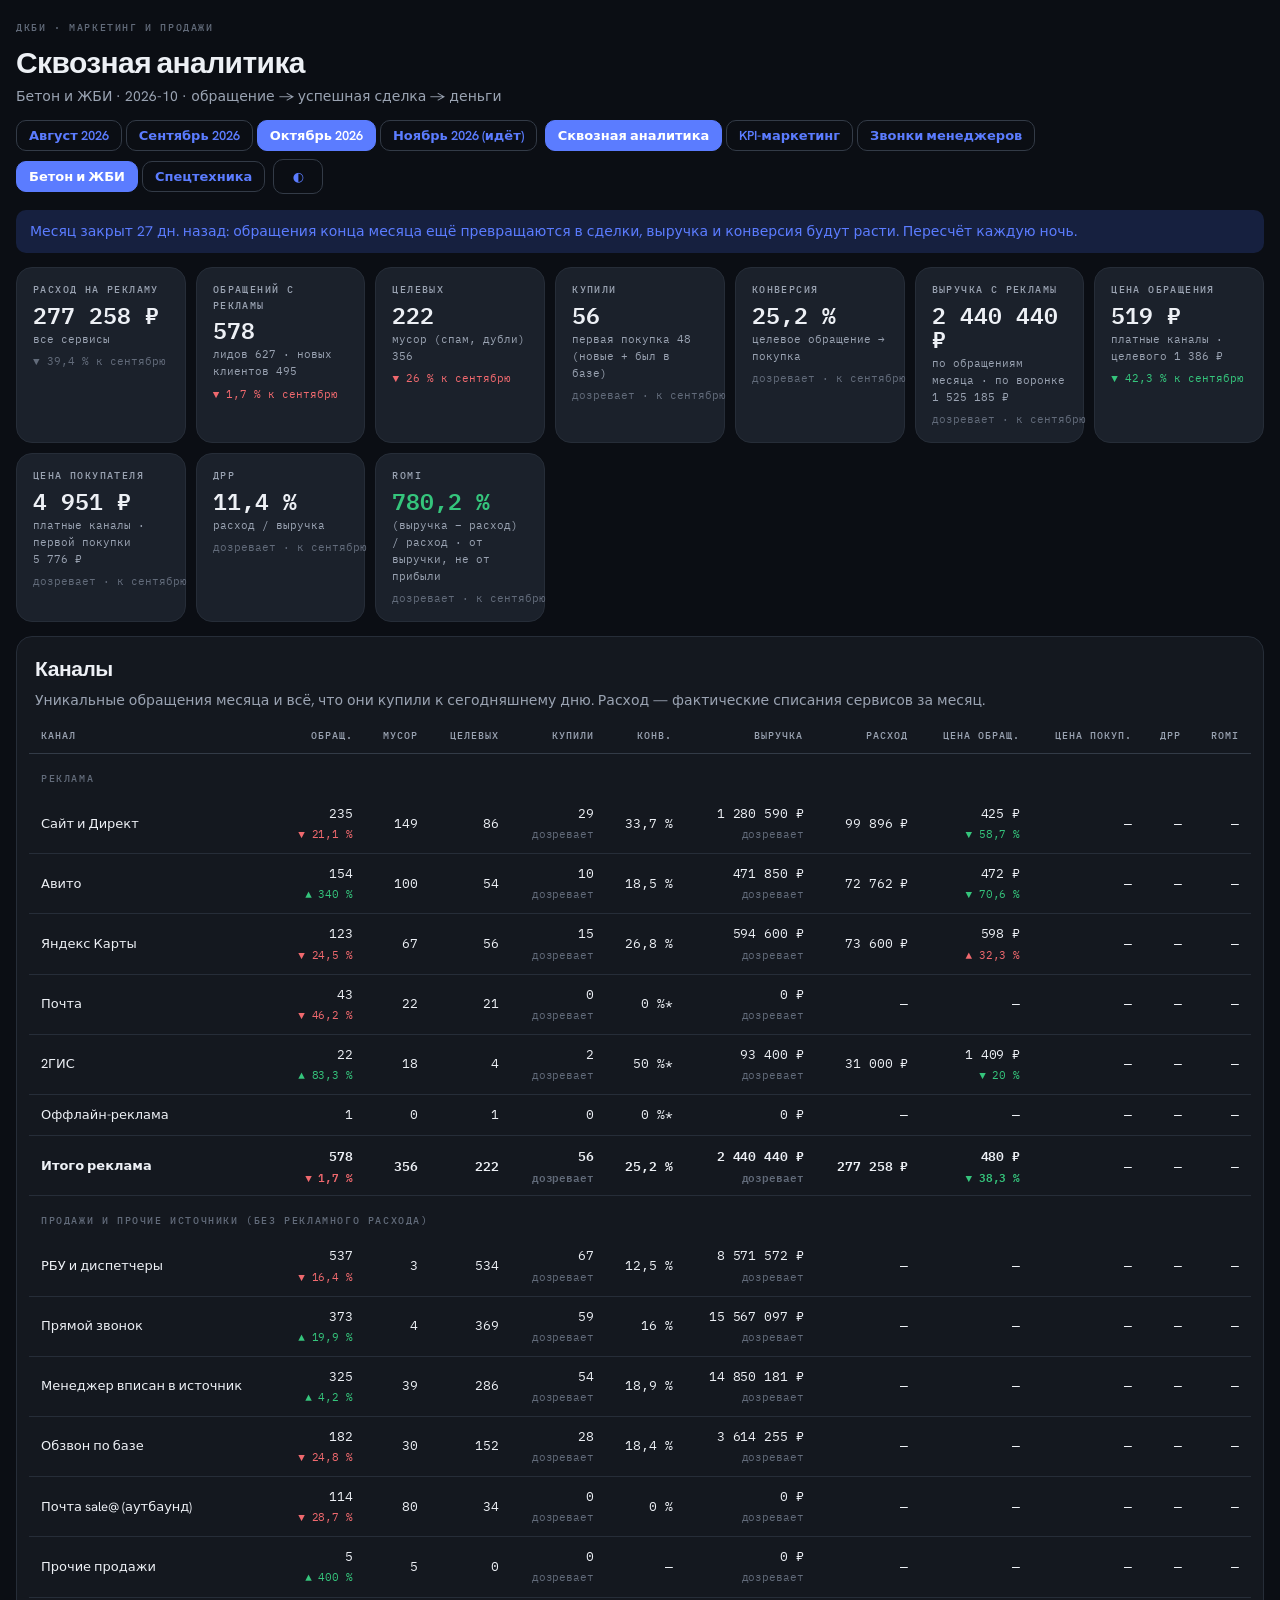
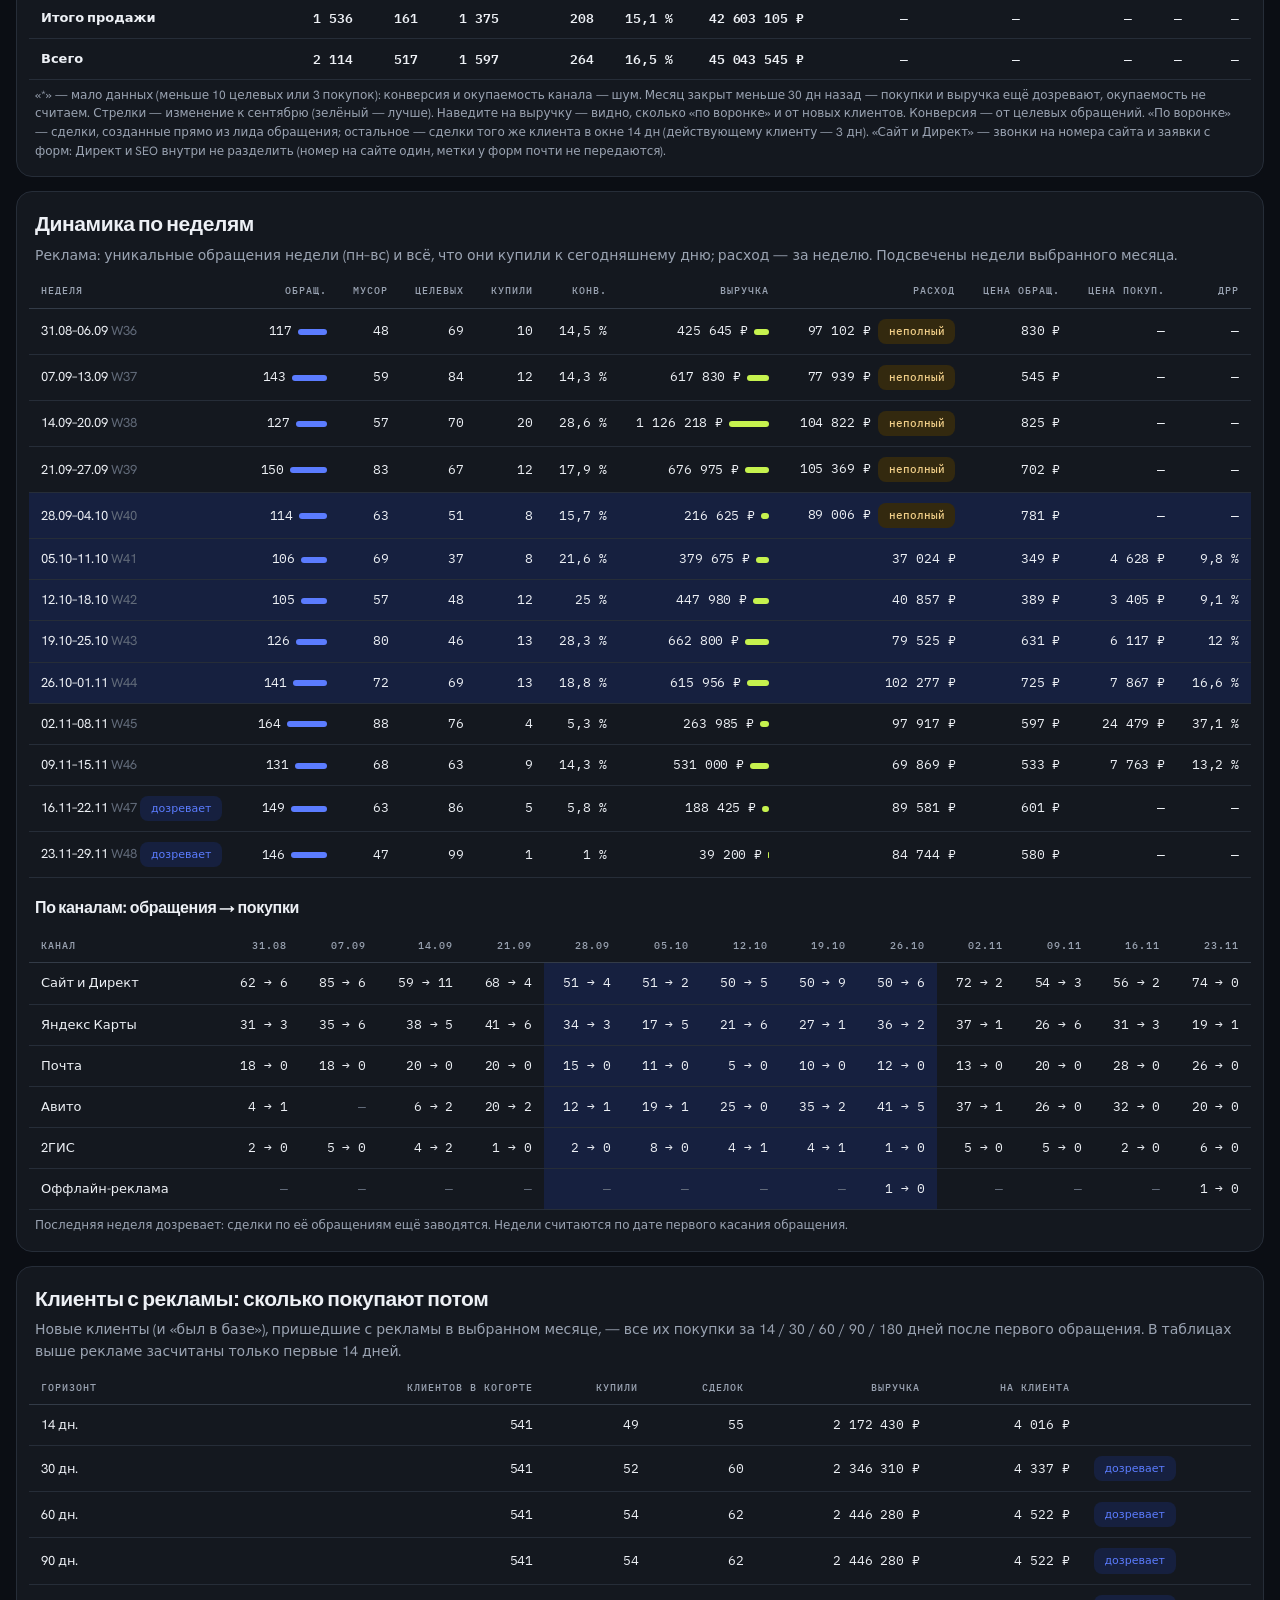
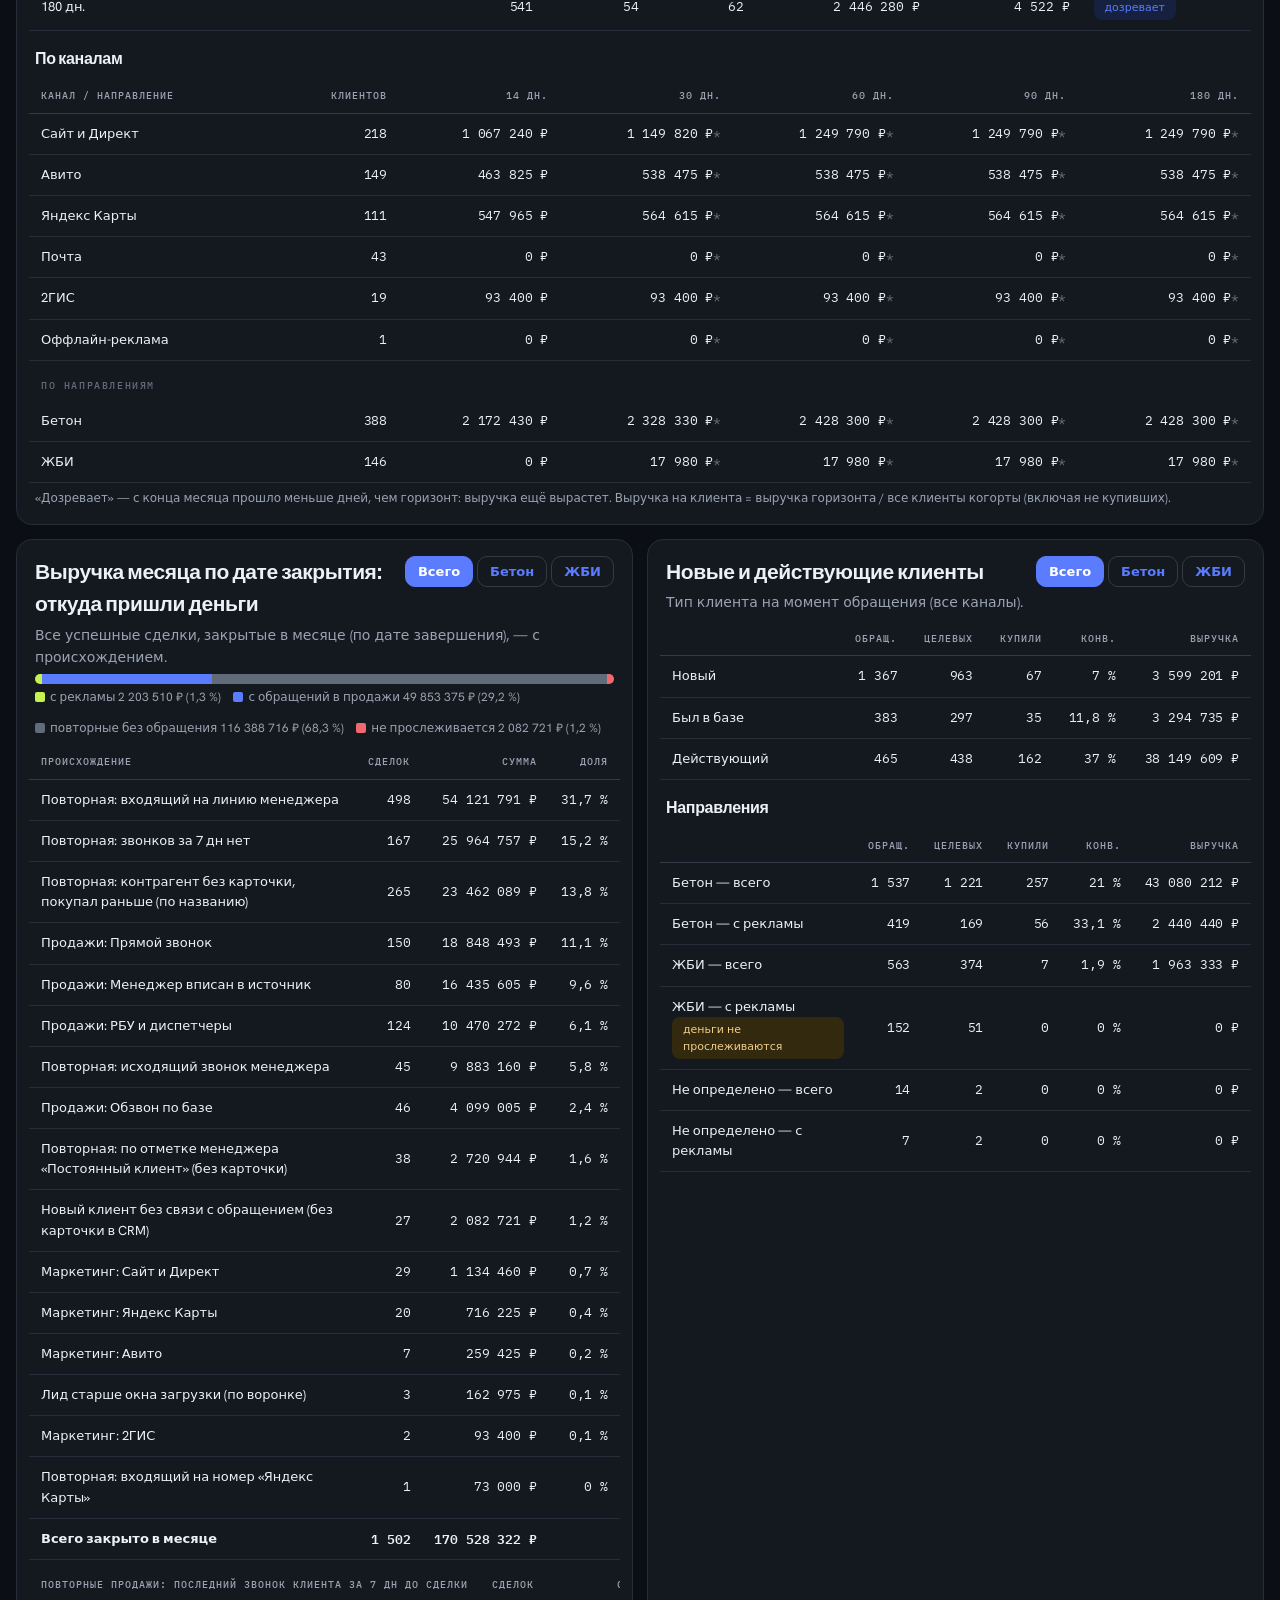
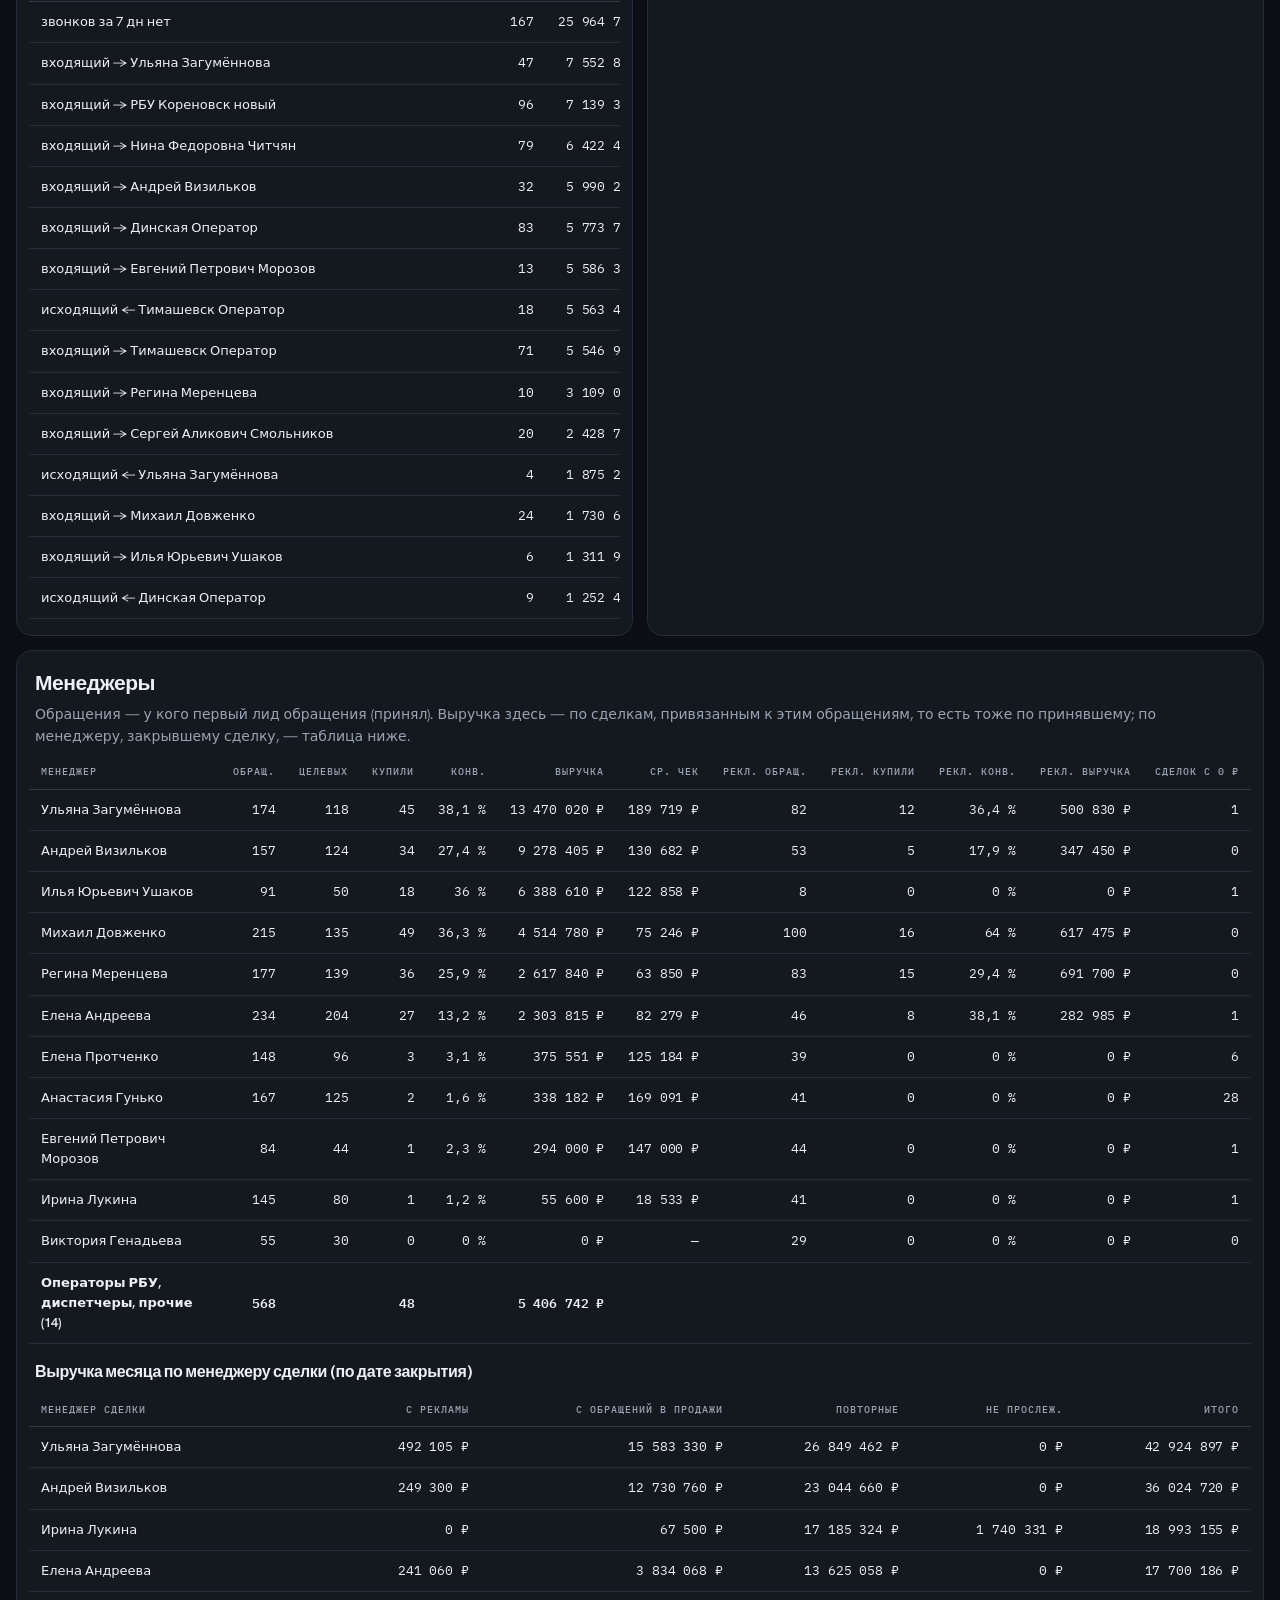
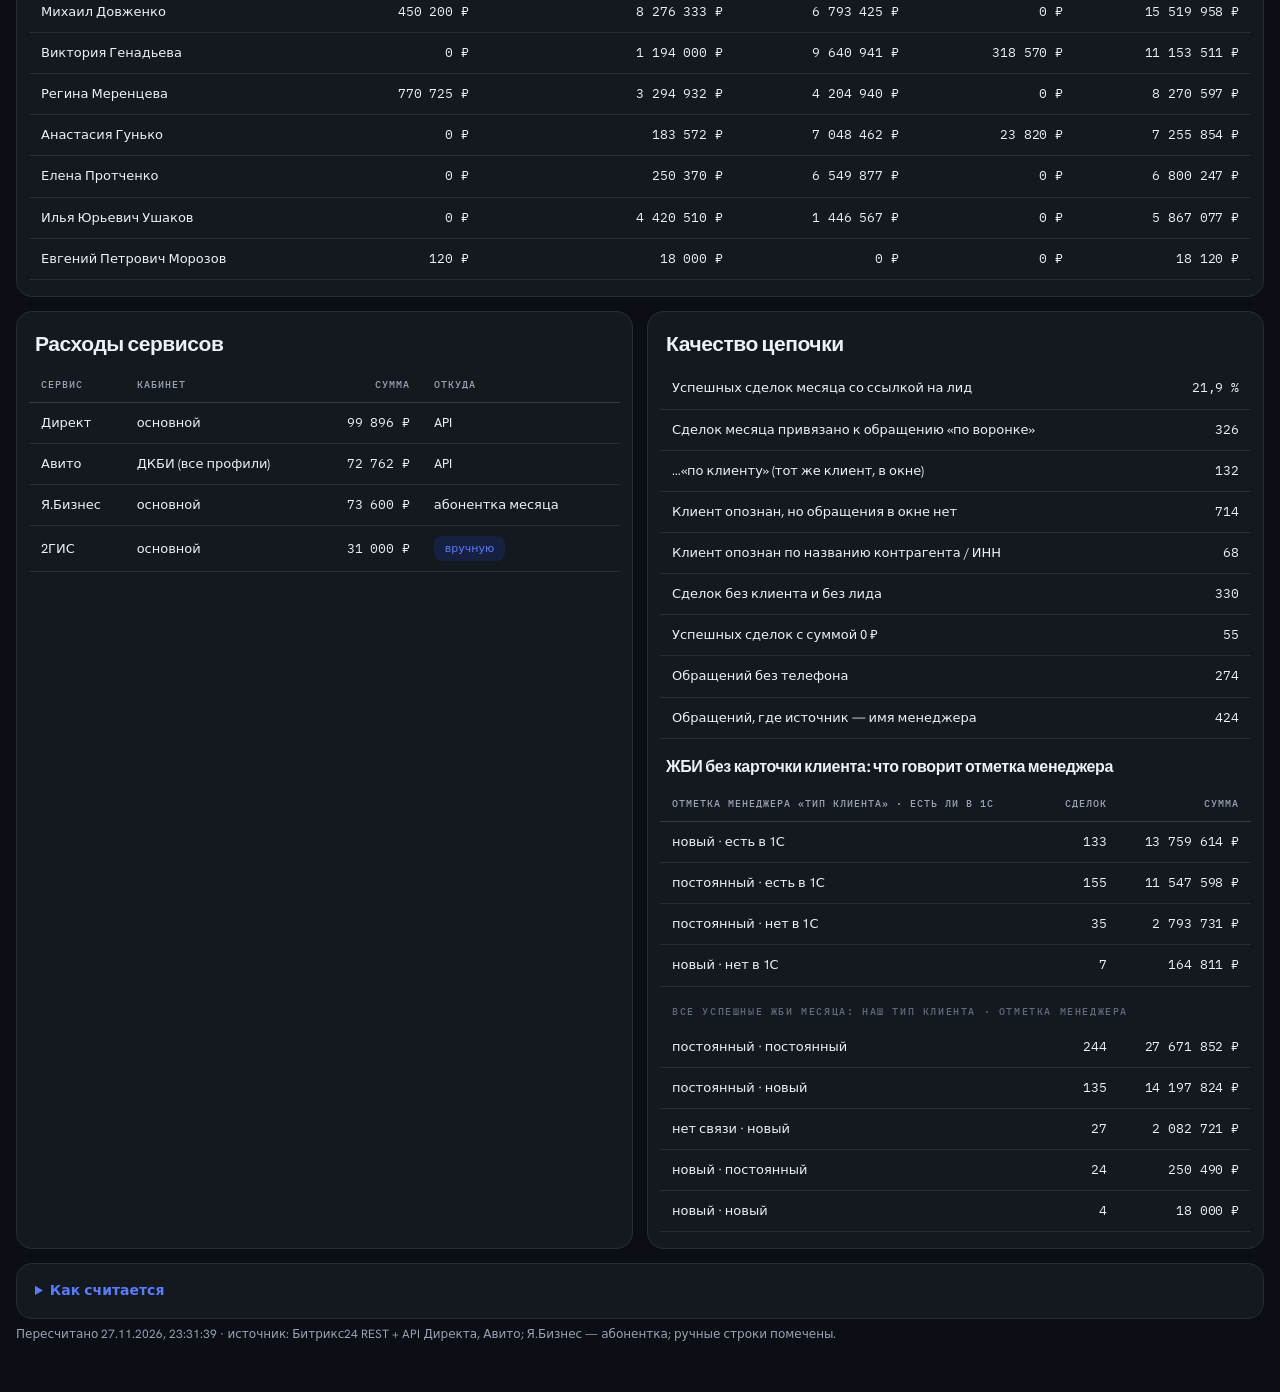
<file: e2e.html>
<!DOCTYPE html>
<html lang="ru" data-theme="dark">
<head>
<meta charset="utf-8">
<meta name="viewport" content="width=device-width, initial-scale=1">
<title>Сквозная аналитика ДКБИ</title>
<link rel="stylesheet" href="dkbi-design.css">
<style>
  /* только раскладка; цвета и шрифты — токены dkbi-design.css */
  body { margin: 0; }
  .wrap { max-width: 1280px; margin: 0 auto; padding: 20px 16px 48px; box-sizing: border-box; }
  .top { display: flex; flex-wrap: wrap; align-items: flex-end; justify-content: space-between; gap: 12px; margin-bottom: 16px; }
  .top h1 { margin: 4px 0 0; }
  .ctrls { display: flex; flex-wrap: wrap; gap: 8px; align-items: center; }
  .seg { display: inline-flex; gap: 4px; flex-wrap: wrap; }
  .seg .dk-btn { padding: 8px 12px; }
  .seg .dk-btn.on { background: var(--dk-primary); color: var(--dk-on-primary); border-color: var(--dk-primary); }
  .kpis { display: grid; grid-template-columns: repeat(auto-fill, minmax(150px, 1fr)); gap: 10px; margin: 14px 0; }
  .kpi-sub { font-family: var(--dk-font-num); font-size: 11px; color: var(--dk-ink-2); margin-top: 4px; }
  .grid2 { display: grid; grid-template-columns: 1fr 1fr; gap: 14px; }
  .grid2 > * { min-width: 0; }   /* иначе колонка сетки растягивается по ширине таблицы и страница уезжает вбок на телефоне */
  @media (max-width: 900px) { .grid2 { grid-template-columns: 1fr; } }
  .dk-card { margin-top: 14px; }
  .dk-card h2 { margin-bottom: 4px; }
  .scroll { overflow-x: auto; -webkit-overflow-scrolling: touch; margin: 8px -6px 0; }
  .dk-table td, .dk-table th { white-space: nowrap; }
  .dk-table td.name { white-space: normal; min-width: 150px; }
  .dk-table tr.sum td { font-weight: 600; border-top: .5px solid var(--dk-line-2); }
  .dk-table tr.sep td { padding: 14px 12px 6px; border-bottom: none; }
  .bar { height: 6px; border-radius: 3px; background: var(--dk-primary); min-width: 2px; }
  .bar.acc { background: var(--dk-accent); }
  .bar.mut { background: var(--dk-line-2); }
  .barcell { width: 140px; }
  .stack { display: flex; height: 10px; border-radius: 5px; overflow: hidden; background: var(--dk-surface-2); margin: 6px 0 4px; }
  .stack > span { display: block; height: 100%; }
  .legend { display: flex; flex-wrap: wrap; gap: 12px; font-size: 12px; color: var(--dk-ink-2); }
  .legend i { display: inline-block; width: 10px; height: 10px; border-radius: 2px; margin-right: 5px; vertical-align: -1px; }
  .note { font-size: 12px; color: var(--dk-ink-2); margin: 6px 0 0; }
  details summary { cursor: pointer; color: var(--dk-primary); font-weight: 600; }
  details ul { margin: 8px 0 0; padding-left: 18px; color: var(--dk-ink-2); }
  .dk-banner { margin-top: 10px; }
  .muted0 { color: var(--dk-ink-3); }
  .good { color: var(--dk-success); } .bad { color: var(--dk-danger); } .warn { color: var(--dk-warning); }
  #err { display: none; }
  body.kpi-mode .wrap > *:not(.top):not(#kpiView):not(#err):not(#gen) { display: none; }
  #kpiView { display: none; } body.kpi-mode #kpiView { display: block; }
  body.calls-mode .wrap > *:not(.top):not(#callsView):not(#err):not(#gen),
  body.react-mode .wrap > *:not(.top):not(#reactView):not(#err):not(#gen) { display: none; }
  #callsView, #reactView { display: none; } body.calls-mode #callsView, body.react-mode #reactView { display: block; }
  .mk { font-family: var(--dk-font-num); font-size: 12px; white-space: nowrap; }
  .mk.ok { color: var(--dk-success); } .mk.bad { color: var(--dk-danger); } .mk.na { color: var(--dk-ink-3); }
  .kpi-st { display: inline-block; padding: 3px 10px; border-radius: 8px; font-size: 12px; font-weight: 600; white-space: nowrap; }
  .kpi-st.up { background: var(--dk-success-tint); color: var(--dk-success-ink); }
  .kpi-st.down { background: var(--dk-danger-tint); color: var(--dk-danger-ink); }
  .kpi-st.flat { background: var(--dk-surface-2); color: var(--dk-ink-2); }
  .kpi-st.big { font-size: 15px; padding: 6px 14px; } .kpi-st.big b { font-family: var(--dk-font-num); font-size: 20px; }
  .wt { color: var(--dk-ink-3); font-size: 11px; font-weight: 400; margin-left: 4px; white-space: nowrap; }
  tr.score td { border-top: 2px solid var(--dk-line, currentColor); font-weight: 700; }
  .kpi-sum { display: flex; flex-wrap: wrap; gap: 10px; margin: 12px 0 4px; }
  td.cur { font-weight: 700; } th.cur { color: var(--dk-ink); }
  .grp td { padding-top: 14px; border-bottom: none; }
  .dlt { font-family: var(--dk-font-num); font-size: 11px; margin-top: 2px; white-space: nowrap; }
  .dk-kpi .dlt { margin-top: 5px; }
  .dk-table td .dlt { color: var(--dk-ink-3); }
  .dk-table td .dlt.good { color: var(--dk-success); } .dk-table td .dlt.bad { color: var(--dk-danger); }
  .dlt.good { color: var(--dk-success); } .dlt.bad { color: var(--dk-danger); } .dlt.flat { color: var(--dk-ink-3); }
  tr.wk-in td, td.wk { background: var(--dk-primary-tint); }
  .mini { display: inline-block; vertical-align: middle; height: 6px; border-radius: 3px; background: var(--dk-primary); margin-left: 6px; }
  .mini.acc { background: var(--dk-accent); }
</style>
</head>
<body class="dkbi">
<div class="wrap">
  <div class="top">
    <div>
      <div class="dk-kicker">ДКБИ · маркетинг и продажи</div>
      <h1>Сквозная аналитика</h1>
      <div class="dk-muted" id="sub">обращение → успешная сделка → деньги, с расходами рекламных сервисов</div>
    </div>
    <div class="ctrls">
      <div class="seg" id="months"></div>
      <div class="seg" id="views">
        <button class="dk-btn dk-btn--ghost on" data-view="e2e">Сквозная аналитика</button>
        <button class="dk-btn dk-btn--ghost" data-view="kpi">KPI-маркетинг</button>
        <button class="dk-btn dk-btn--ghost" data-view="calls">Звонки менеджеров</button>
      </div>
      <div class="seg" id="lines">
        <button class="dk-btn dk-btn--ghost on" data-line="main">Бетон и ЖБИ</button>
        <button class="dk-btn dk-btn--ghost" data-line="spec">Спецтехника</button>
      </div>
      <button class="dk-btn dk-btn--ghost" id="theme" title="Тема">◐</button>
    </div>
  </div>
  <div class="dk-banner dk-banner--danger" id="err"></div>
  <div id="kpiView">
    <div class="dk-card">
      <h2>KPI-маркетинг · Бетон и ЖБИ</h2>
      <div class="dk-muted" id="kpiSub"></div>
      <div class="kpi-sum" id="kpiSum"></div>
      <div class="scroll"><table class="dk-table" id="kpiTbl"></table></div>
      <p class="note">Оценка — изменение выбранного месяца к прошлому месяцу и к среднему за 3 предыдущих: «улучшение» / «ухудшение» при разнице от 5 %, иначе «без изменений».
        Показатели 1–4 — зона маркетинга (объём и качество рекламного потока, ЖБИ); 5–7 — общий результат с продажами (покупку закрывает менеджер).
        Балл месяца (0–100) — сумма по показателям: вес × выполнение плана (объёмы — факт / план, цены — план / факт, мусор и ДРР — минус 10 % веса за каждый п.п. хуже плана; сверх плана не добавляет). Веса: целевые 20, цена целевого 15, мусор 10, ЖБИ 5, первые покупки 20, цена покупки 10, ДРР 15, ДРР Авито 5. Неоценённые показатели (дозревают, расход неполный) исключаются, балл пересчитывается на оставшиеся и помечается «предварительно». 90+ — отлично, 75–89 — хорошо, 60–74 — удовлетворительно, ниже 60 — слабо.
        Показатели 9–11 — входящие звонки за месяц на номера рекламных каналов (Директ/сайт, Авито, Я.Карты, 2ГИС — номер закреплён за каналом по лидам), по журналу телефонии Битрикса: доля пропущенных; по пропущенным (звонки одного клиента в пределах 2 ч — один случай) — доля перезвоненных за 15 мин в рабочее время (8–20 МСК; ночные — от 08:00) и без перезвона дольше суток. Перезвон с личного телефона не виден. В балл пока не входят.
        Месяц дозревает 30 дней после закрытия: сделки по обращениям конца месяца ещё заводятся — оценка по 5–7 предварительная.
        Расход — фактические списания сервисов (Директ, Авито, Я.Бизнес, 2ГИС). Спецтехника не входит.</p>
    </div>
  <div class="dk-card" id="baseCard" style="display:none">
      <h2>База клиентов</h2>
      <div class="dk-muted" id="baseSub"></div>
      <div class="kpis" id="baseKpis"></div>
      <p class="note">Клиенты — контакты из успешных сделок с суммой (Бетон и ЖБИ; ЖБИ-сделки без контакта не видны). Активная база — купили за 90 дней из купивших за 12 месяцев.
        Просрочили повторный заказ — не берут дольше обычного интервала × 1,5 (купившим один раз — 45 дней); они первыми идут в задание на звонки менеджеру последней продажи.
        Купили после выдачи — клиенты из задания на звонки за 60 дней, купившие после выдачи. Это не эффект звонков: без обзвона такие клиенты сами покупают 3–4 % за 3 недели, а звонок был не у всех. Пересчёт пн–пт утром.</p>
    </div>
  </div>
  <div id="callsView">
    <div class="seg" id="wkSeg" style="margin:0 0 12px"></div>
    <div class="dk-card">
      <h2>Качество продажных звонков</h2>
      <div class="dk-muted" id="callsSub"></div>
      <div class="dk-banner" id="callsVerdict" style="display:block;margin:12px 0"></div>
      <div class="kpis" id="callsKpis"></div>
      <div class="scroll"><table class="dk-table" id="callsDept"></table></div>
      <p class="note">Доля «да» — среди звонков, где критерий удалось оценить; оценки ставит ИИ. Разбираются звонки менеджеров продаж от 45 секунд. Приветствие и тон почти всегда в норме и не показаны.</p>
    </div>
    <div class="dk-card">
      <h2>Обзвон клиентской базы</h2>
      <div class="dk-muted" id="reactSub"></div>
      <div class="dk-banner" id="reactVerdict" style="display:block;margin:12px 0"></div>
      <div class="kpis" id="reactKpis"></div>
      <div class="scroll"><table class="dk-table" id="reactMgr"></table></div>
      <p class="note">«Отработан» — звонок через телефонию Битрикса или отметка ответственного в CRM в день выдачи; звонки с личных телефонов без отметки не видны.</p>
    </div>
    <div class="dk-card" id="calibCard" style="display:none">
      <h2>Можно ли верить оценкам: сверка с человеком</h2>
      <div class="dk-muted" id="calibSub"></div>
      <div class="scroll"><table class="dk-table" id="calibTbl"></table></div>
    </div>
  </div>
  <div id="banners"></div>
  <div class="kpis" id="kpis"></div>

  <div class="dk-card">
    <h2>Каналы</h2>
    <div class="dk-muted">Уникальные обращения месяца и всё, что они купили к сегодняшнему дню. Расход — фактические списания сервисов за месяц.</div>
    <div class="scroll"><table class="dk-table" id="chan"></table></div>
    <p class="note" id="chanNote"></p>
  </div>

  <div class="dk-card" id="weeksCard">
    <h2>Динамика по неделям</h2>
    <div class="dk-muted">Реклама: уникальные обращения недели (пн–вс) и всё, что они купили к сегодняшнему дню; расход — за неделю. Подсвечены недели выбранного месяца.</div>
    <div class="scroll"><table class="dk-table" id="weeks"></table></div>
    <h3 style="margin-top:18px">По каналам: обращения → покупки</h3>
    <div class="scroll"><table class="dk-table" id="weeksCh"></table></div>
    <p class="note">Последняя неделя дозревает: сделки по её обращениям ещё заводятся. Недели считаются по дате первого касания обращения.</p>
  </div>

  <div class="dk-card" id="ltvCard">
    <h2>Клиенты с рекламы: сколько покупают потом</h2>
    <div class="dk-muted">Новые клиенты (и «был в базе»), пришедшие с рекламы в выбранном месяце, — все их покупки за 14 / 30 / 60 / 90 / 180 дней после первого обращения. В таблицах выше рекламе засчитаны только первые 14 дней.</div>
    <div class="scroll"><table class="dk-table" id="ltv"></table></div>
    <h3 style="margin-top:16px">По каналам</h3>
    <div class="scroll"><table class="dk-table" id="ltvCh"></table></div>
    <p class="note">«Дозревает» — с конца месяца прошло меньше дней, чем горизонт: выручка ещё вырастет. Выручка на клиента = выручка горизонта / все клиенты когорты (включая не купивших).</p>
  </div>

  <div class="grid2">
    <div class="dk-card">
      <div class="seg split" style="float:right"><button class="dk-btn dk-btn--ghost on" data-split="all">Всего</button><button class="dk-btn dk-btn--ghost" data-split="Бетон">Бетон</button><button class="dk-btn dk-btn--ghost" data-split="ЖБИ">ЖБИ</button></div>
      <h2>Выручка месяца по дате закрытия: откуда пришли деньги</h2>
      <div class="dk-muted">Все успешные сделки, закрытые в месяце (по дате завершения), — с происхождением.</div>
      <div id="periodStack"></div>
      <div class="scroll"><table class="dk-table" id="period"></table></div>
      <div class="scroll"><table class="dk-table" id="telLines"></table></div>
    </div>
    <div class="dk-card">
      <div class="seg split" style="float:right"><button class="dk-btn dk-btn--ghost on" data-split="all">Всего</button><button class="dk-btn dk-btn--ghost" data-split="Бетон">Бетон</button><button class="dk-btn dk-btn--ghost" data-split="ЖБИ">ЖБИ</button></div>
      <h2>Новые и действующие клиенты</h2>
      <div class="dk-muted">Тип клиента на момент обращения (все каналы).</div>
      <div class="scroll"><table class="dk-table" id="clients"></table></div>
      <h3 style="margin-top:16px">Направления</h3>
      <div class="scroll"><table class="dk-table" id="linesTbl"></table></div>
    </div>
  </div>

  <div class="dk-card">
    <h2>Менеджеры</h2>
    <div class="dk-muted">Обращения — у кого первый лид обращения (принял). Выручка здесь — по сделкам, привязанным к этим обращениям, то есть тоже по принявшему; по менеджеру, закрывшему сделку, — таблица ниже.</div>
    <div class="scroll"><table class="dk-table" id="mgr"></table></div>
    <h3 style="margin-top:16px">Выручка месяца по менеджеру сделки (по дате закрытия)</h3>
    <div class="scroll"><table class="dk-table" id="closers"></table></div>
  </div>

  <div class="grid2">
    <div class="dk-card">
      <h2>Расходы сервисов</h2>
      <div class="scroll"><table class="dk-table" id="spend"></table></div>
    </div>
    <div class="dk-card">
      <h2>Качество цепочки</h2>
      <div class="scroll"><table class="dk-table" id="quality"></table></div>
      <h3 style="margin-top:16px">ЖБИ без карточки клиента: что говорит отметка менеджера</h3>
      <div class="scroll"><table class="dk-table" id="orphan"></table></div>
    </div>
  </div>

  <div class="dk-card">
    <details>
      <summary>Как считается</summary>
      <ul id="defs"></ul>
    </details>
  </div>
  <p class="note" id="gen"></p>
</div>
<script>
(function () {
  const $ = id => document.getElementById(id);
  const nf = new Intl.NumberFormat('ru-RU');
  const rub = v => v == null ? '—' : nf.format(Math.round(v)) + ' ₽';
  const num = v => v == null ? '—' : nf.format(v);
  const pc = v => v == null ? '—' : String(v).replace('.', ',') + ' %';
  const esc = s => String(s == null ? '' : s).replace(/[&<>"]/g, c => ({ '&': '&amp;', '<': '&lt;', '>': '&gt;', '"': '&quot;' }[c]));
  let DATA = null, month = null, line = 'main', split = 'all', view = 'e2e';
  document.querySelectorAll('[data-view]').forEach(b => b.onclick = () => {
    view = b.dataset.view;
    document.querySelectorAll('[data-view]').forEach(x => x.classList.toggle('on', x === b));
    document.body.classList.toggle('kpi-mode', view === 'kpi');
    document.body.classList.toggle('calls-mode', view === 'calls');
    document.body.classList.toggle('react-mode', view === 'react');
    document.getElementById('lines').style.display = view === 'e2e' ? '' : 'none';
    document.getElementById('months').style.display = (view === 'calls' || view === 'react') ? 'none' : '';
    render();
  });
  document.querySelectorAll('[data-split]').forEach(b => b.onclick = () => {
    split = b.dataset.split;
    document.querySelectorAll('[data-split]').forEach(x => x.classList.toggle('on', x.dataset.split === split));
    render();
  });
  try { const t = localStorage.getItem('dk-theme'); if (t) document.documentElement.setAttribute('data-theme', t); } catch (e) {}
  $('theme').onclick = () => {
    const t = document.documentElement.getAttribute('data-theme') === 'dark' ? 'light' : 'dark';
    document.documentElement.setAttribute('data-theme', t);
    try { localStorage.setItem('dk-theme', t); } catch (e) {}
  };
  document.querySelectorAll('#lines [data-line]').forEach(b => b.onclick = () => {
    line = b.dataset.line;
    document.querySelectorAll('#lines [data-line]').forEach(x => x.classList.toggle('on', x === b));
    render();
  });

  function kpi(label, value, sub, cls, dl) {
    return `<div class="dk-kpi"><div class="dk-kpi__label">${esc(label)}</div><div class="dk-kpi__value ${cls || ''}">${value}</div>` +
      (sub ? `<div class="kpi-sub">${sub}</div>` : '') + (dl || '') + '</div>';
  }
  // изменение к прошлому месяцу: lower=true — меньше лучше (цены, ДРР); pp=true — разница в процентных пунктах
  const MNG = ['январю', 'февралю', 'марту', 'апрелю', 'маю', 'июню', 'июлю', 'августу', 'сентябрю', 'октябрю', 'ноябрю', 'декабрю'];
  function delta(cur, prev, { lower = false, pp = false, label = '', neutral = false } = {}) {
    if (cur == null || prev == null || (!pp && !prev)) return '';
    const v = pp ? cur - prev : 100 * (cur - prev) / Math.abs(prev);
    if (!isFinite(v)) return '';
    const r = Math.round(v * 10) / 10;
    if (Math.abs(r) < 0.5) return `<div class="dlt flat">≈ ${label}</div>`;
    const good = lower ? r < 0 : r > 0;
    return `<div class="dlt ${neutral ? 'flat' : good ? 'good' : 'bad'}">${r > 0 ? '▲' : '▼'} ${String(Math.abs(r)).replace('.', ',')}${pp ? ' п.п.' : ' %'} ${label}</div>`;
  }
  const prevKey = k => { const ms = Object.keys(DATA.months).sort(); const i = ms.indexOf(k); return i > 0 ? ms[i - 1] : null; };
  const romiCls = v => v == null ? '' : v >= 0 ? 'good' : 'bad';

  // платные каналы блока (с расходом): цена обращения/целевого/покупателя считается по ним, бесплатные входящие (почта, оффлайн) не размывают
  function paidOf(block) {
    const rows = (block.channels || []).filter(c => c.kind === 'marketing' && c.spend != null);
    const s = { requests: 0, target: 0, buyers: 0, buyersNew: 0, spend: block.marketing ? block.marketing.spend : null };
    rows.forEach(c => { s.requests += c.requests || 0; s.target += c.target || 0; s.buyers += c.buyers || 0; s.buyersNew += c.buyersNew || 0; });
    const dv = n => (s.spend != null && n) ? s.spend / n : null;
    s.cpl = dv(s.requests); s.costTarget = dv(s.target); s.costBuyer = dv(s.buyers); s.costBuyerNew = dv(s.buyersNew);
    return s;
  }
  // ── 13.11.2026: вкладка «Звонки менеджеров» — качество звонков + обзвон за выбранную неделю, изменение к предыдущей (calls-quality.json, reactivation.json) ──
  const SIDE = {};
  const loadSide = (f) => SIDE[f] ? Promise.resolve(SIDE[f]) : fetch(f + '?t=' + Date.now()).then(r => r.ok ? r.json() : null).then(d => (SIDE[f] = d)).catch(() => null);
  const CRL = { greeting: 'Приветствие', needs: 'Потребность', price: 'Цена', upsell: 'Допродажа', next_step: 'Следующий шаг', tone: 'Тон' };
  const KEY = ['next_step', 'needs', 'price', 'upsell'];
  const share = (c) => { if (!c) return null; const k = (c.yes || 0) + (c.partial || 0) + (c.no || 0); return k ? Math.round(100 * (c.yes || 0) / k) : null; };
  const rate = (a, b) => b ? Math.round(100 * a / b) : null;
  const isoMon = (k) => { const [y, w] = k.split('-W').map(Number), j4 = Date.UTC(y, 0, 4), d4 = (new Date(j4).getUTCDay() + 6) % 7; return new Date(j4 - d4 * 864e5 + (w - 1) * 7 * 864e5); };
  const dm = (d) => `${String(d.getUTCDate()).padStart(2, '0')}.${String(d.getUTCMonth() + 1).padStart(2, '0')}`;
  const wkName = (k) => { const m = isoMon(k); return `${dm(m)}–${dm(new Date(+m + 6 * 864e5))}`; };
  const DW = 'к пред. нед.';
  let WK = null;
  async function renderCalls() {
    const [Q, R, BK] = await Promise.all([loadSide('calls-quality.json'), loadSide('reactivation.json'), loadSide('base-kpi.json')]);
    const qW = Object.fromEntries(((Q && Q.weeks) || []).map(w => [w.week, w])), rW = (R && R.weeks) || {};
    const ndays = (k) => Math.max((qW[k] && qW[k].days || []).length, (rW[k] && rW[k].days || []).length);
    const keys = [...new Set([...Object.keys(qW), ...Object.keys(rW)])].sort().slice(-8);
    if (!keys.length) { $('callsSub').textContent = 'Данных пока нет.'; return; }
    if (!WK || !keys.includes(WK)) { const full = keys.filter(k => ndays(k) >= 5); WK = full.length ? full[full.length - 1] : keys[keys.length - 1]; }
    $('wkSeg').innerHTML = keys.map(k => `<button class="dk-btn dk-btn--ghost${k === WK ? ' on' : ''}" data-wk="${k}">${wkName(k)}${ndays(k) < 5 ? ' · идёт' : ''}</button>`).join('');
    $('wkSeg').querySelectorAll('[data-wk]').forEach(b => b.onclick = () => { WK = b.dataset.wk; renderCalls(); });
    const PK = keys[keys.indexOf(WK) - 1] || null;
    const part = ndays(WK) < 5 ? ` Неделя не закрыта (${ndays(WK)} раб. дн.) — количества сравнивать рано, доли можно.` : '';
    // ── качество ──
    const w = qW[WK], p = PK && qW[PK];
    if (!w) { $('callsSub').textContent = 'За эту неделю разборов звонков нет.'; ['callsVerdict', 'callsKpis', 'callsDept'].forEach(i => $(i).innerHTML = ''); }
    else {
      $('callsSub').textContent = `Разобрано ${num(w.sales)} продажных звонков из ${num(w.transcribed)} расшифрованных.` + part;
      const cur = Object.fromEntries(KEY.map(c => [c, share(w.criteria[c])])), prv = Object.fromEntries(KEY.map(c => [c, p ? share(p.criteria[c]) : null]));
      const worst = KEY.slice().sort((a, b) => (cur[a] ?? 101) - (cur[b] ?? 101))[0];
      const drops = KEY.filter(c => cur[c] != null && prv[c] != null && cur[c] - prv[c] <= -5).sort((a, b) => (cur[a] - prv[a]) - (cur[b] - prv[b]));
      const ups = KEY.filter(c => cur[c] != null && prv[c] != null && cur[c] - prv[c] >= 5);
      const dept = Object.entries(w.byDept || {}).filter(([d]) => d !== 'Спецтехника');
      const gap = dept.length === 2 ? KEY.map(c => [c, share(dept[0][1].criteria[c]), share(dept[1][1].criteria[c])]).filter(x => x[1] != null && x[2] != null).sort((a, b) => Math.abs(b[1] - b[2]) - Math.abs(a[1] - a[2]))[0] : null;
      const bt = (x) => x ? Math.round(100 * x.bitrixText / Math.max(1, x.transcribed)) : null;
      const C = Q.calibration;
      const V = [`<b>Слабое место:</b> ${CRL[worst]} — «да» в ${pc(cur[worst])} продажных звонков. Тема разбора с менеджерами.`];
      if (drops.length) V.push(`<b>Просело к прошлой неделе:</b> ${drops.map(c => `${CRL[c]} ${cur[c] - prv[c]} п.п.`).join(', ')}`);
      if (ups.length) V.push(`<b>Выросло:</b> ${ups.map(c => `${CRL[c]} +${cur[c] - prv[c]} п.п.`).join(', ')}`);
      if (gap && Math.abs(gap[1] - gap[2]) >= 10) V.push(`<b>Разница отделов:</b> ${CRL[gap[0]]} — ${dept[0][0]} ${pc(gap[1])} против ${dept[1][0]} ${pc(gap[2])}.`);
      if (p && Math.abs(bt(w) - bt(p)) >= 20) V.push(`<b>Сравнение недель неточное:</b> текстов из Битрикса ${pc(bt(w))} против ${pc(bt(p))} неделей раньше — по расшифровкам Whisper оценки ниже.`);
      if (!(C && C.answered >= 5)) V.push(`<b>Оценки ИИ ещё не сверены с человеком</b> — по конкретным менеджерам выводов не делать.`);
      $('callsVerdict').innerHTML = V.join('<br>');
      $('callsKpis').innerHTML = KEY.map(c => kpi(CRL[c] + ' — «да»', pc(cur[c]), '', '', delta(cur[c], prv[c], { pp: true, label: DW }))).join('') +
        kpi('Продажных звонков', num(w.sales), '', '', part ? '' : delta(w.sales, p && p.sales, { label: DW, neutral: true }));
      $('callsDept').innerHTML = '<tr><th>Отдел</th><th class="dk-num">Продажных звонков</th>' + KEY.map(c => `<th class="dk-num">${CRL[c]}</th>`).join('') + '</tr>' +
        dept.map(([d, x]) => { const px = p && p.byDept && p.byDept[d];
          return `<tr><td class="name">${esc(d)}</td><td class="dk-num">${num(x.sales)}</td>` + KEY.map(c => `<td class="dk-num">${pc(share(x.criteria[c]))}${px ? delta(share(x.criteria[c]), share(px.criteria[c]), { pp: true }) : ''}</td>`).join('') + '</tr>'; }).join('');
    }
    // ── обзвон ──
    const r = rW[WK], rp = PK && rW[PK];
    const mgr = (x) => (x ? x.managers : []).filter(m => m.name !== 'Ангелина Зименко').map(m => ({ ...m, rate: rate(m.worked, m.issued), call: rate(m.viaBitrix, m.issued) }));
    if (!r) { $('reactSub').textContent = 'За эту неделю данных обзвона нет (итоги дня сохраняются с 21.10).'; ['reactVerdict', 'reactKpis', 'reactMgr'].forEach(i => $(i).innerHTML = ''); }
    else {
      const M = mgr(r).sort((a, b) => (a.rate ?? 0) - (b.rate ?? 0)), PM = Object.fromEntries(mgr(rp).map(m => [m.name, m]));
      const T = M.reduce((a, m) => ({ issued: a.issued + m.issued, worked: a.worked + m.worked, viaBitrix: a.viaBitrix + m.viaBitrix, reached: a.reached + m.reached }), { issued: 0, worked: 0, viaBitrix: 0, reached: 0 });
      const PT = mgr(rp).reduce((a, m) => ({ issued: a.issued + m.issued, worked: a.worked + m.worked, viaBitrix: a.viaBitrix + m.viaBitrix, reached: a.reached + m.reached }), { issued: 0, worked: 0, viaBitrix: 0, reached: 0 });
      const lazy = M.filter(m => m.issued >= 10 && (m.rate ?? 0) < 15), best = M.filter(m => m.issued >= 10).sort((a, b) => (b.rate ?? 0) - (a.rate ?? 0))[0];
      const fell = M.filter(m => PM[m.name] && m.issued >= 10 && PM[m.name].issued >= 10 && m.rate - PM[m.name].rate <= -20);
      const V = [];
      if (lazy.length) V.push(`<b>Почти не звонят:</b> ${lazy.map(m => `${esc(m.name)} — ${m.worked} из ${m.issued}`).join(', ')}. Разговор РОПа.`);
      if (fell.length) V.push(`<b>Сдали к прошлой неделе:</b> ${fell.map(m => `${esc(m.name)} ${PM[m.name].rate} → ${m.rate} %`).join(', ')}.`);
      if (best) V.push(`<b>Лучший:</b> ${esc(best.name)} — отработано ${pc(best.rate)} выданного.`);
      const H = (BK && BK.history) || [], k = H[H.length - 1], c0 = H.find(h => h.control60 > 0);
      if (k && c0) {
        const age = Math.round((Date.parse(k.date) - Date.parse(c0.date)) / 864e5);
        if (k.control60 >= 100 && age >= 28) { const pi = 100 * k.returned60 / k.issued60, p0 = 100 * k.controlBought60 / k.control60, d = pi - p0;
          V.push(`<b>Даёт ли обзвон продажи:</b> купили после звонка ${pi.toFixed(1)} %, без звонка ${p0.toFixed(1)} % — ` + (Math.abs(d) < 1 ? 'разницы нет, менять скрипт или отбор клиентов.' : d > 0 ? `звонки дают +${d.toFixed(1)} п.п.` : 'без звонка покупают не хуже — обзвон не работает в текущем виде.'));
        } else V.push(`<b>Даёт ли обзвон продажи:</b> станет видно после ${new Date(Date.parse(c0.date) + 28 * 864e5).toLocaleDateString('ru-RU')} (контрольная группа без звонка собрана ${dm(new Date(c0.date))}).`);
      }
      $('reactVerdict').innerHTML = V.join('<br>') || 'Без замечаний.';
      $('reactSub').textContent = `Задание на звонки менеджерам Бетона и ЖБИ: выдано ${num(T.issued)} клиентов за ${r.days.length} раб. дн.` + part;
      $('reactKpis').innerHTML = kpi('Отработано выданного', pc(rate(T.worked, T.issued)), `${num(T.worked)} из ${num(T.issued)}`, '', rp ? delta(rate(T.worked, T.issued), rate(PT.worked, PT.issued), { pp: true, label: DW }) : '') +
        kpi('Звонок через Битрикс', pc(rate(T.viaBitrix, T.issued)), '', '', rp ? delta(rate(T.viaBitrix, T.issued), rate(PT.viaBitrix, PT.issued), { pp: true, label: DW }) : '') +
        kpi('Дозвонились', num(T.reached), `${pc(rate(T.reached, T.issued))} выданного`, '', rp && !part ? delta(T.reached, PT.reached, { label: DW }) : '') +
        (k ? kpi('Активная база', pc(k.activeShare), `${num(k.active90)} из ${num(k.clients12m)} клиентов купили за 90 дн`) : '');
      $('reactMgr').innerHTML = '<tr><th>Менеджер</th><th class="dk-num">Выдано</th><th class="dk-num">Отработано</th><th class="dk-num">Звонок через Битрикс</th><th class="dk-num">Дозвон</th></tr>' +
        M.map(m => { const q = PM[m.name];
          return `<tr><td class="name">${esc(m.name)}</td><td class="dk-num">${num(m.issued)}</td><td class="dk-num ${(m.rate ?? 0) < 15 && m.issued >= 10 ? 'warn' : ''}">${pc(m.rate)}${q ? delta(m.rate, q.rate, { pp: true }) : ''}</td>` +
            `<td class="dk-num">${pc(m.call)}${q ? delta(m.call, q.call, { pp: true }) : ''}</td><td class="dk-num">${num(m.reached)}</td></tr>`; }).join('');
    }
    // ── сверка оценок с человеком ──
    const C = Q && Q.calibration;
    if (C && C.calls && C.calls.length) {
      $('calibCard').style.display = '';
      const ag = Object.entries(C.agreement || {}).filter(([, v]) => v[1]).map(([c, v]) => `${CRL[c]} ${v[0]} из ${v[1]}`).join(' · ');
      $('calibSub').textContent = `${C.reviewer}: проверено ${C.answered} из ${C.calls.length}` + (ag ? ` · совпадение ИИ с человеком: ${ag}` : ' · ждём оценок');
      const L = { yes: 'да', partial: 'частично', no: 'нет', unknown: 'неясно' };
      $('calibTbl').innerHTML = '<tr><th>№</th><th>Менеджер</th>' + Q.criteria.map(c => `<th>${CRL[c]}<div class="dlt">ИИ / человек</div></th>`).join('') + '</tr>' +
        C.calls.map(x => `<tr><td class="dk-num">${x.n}</td><td class="name">${esc(x.manager)}</td>` +
          Q.criteria.map(c => { const a = x.ai[c], h = x.human && x.human[c]; const cls = !h || h === 'unknown' ? 'na' : h === a ? 'ok' : 'bad';
            return `<td><span class="mk ${cls}">${L[a] || '—'} / ${h ? L[h] : '…'}${h && h !== 'unknown' ? (h === a ? ' ✓' : ' ✗') : ''}</span></td>`; }).join('') + '</tr>').join('');
    }
  }
  const renderReact = renderCalls;
  function render() {
    const m = DATA.months[month];
    if (view === 'kpi') { renderKPI(); return; }
    if (view === 'calls') { renderCalls(); return; }
    if (view === 'react') { renderReact(); return; }
    const b = m[line];
    const mk = b.marketing;
    const specView = line === 'spec';   // спецтехника: выручка/клиенты/менеджеры/качество/LTV считаются только по Бетону и ЖБИ — прячем
    [$('period').closest('.grid2'), $('mgr').closest('.dk-card'), $('ltvCard'), $('quality').closest('.dk-card')].forEach(el => { if (el) el.style.display = specView ? 'none' : ''; });
    const lineName = line === 'main' ? 'Бетон и ЖБИ' : 'Спецтехника';
    $('sub').textContent = `${lineName} · ${m.month} · обращение → успешная сделка → деньги`;
    // баннеры
    const ban = [];
    if (m.matureDays < 0) ban.push(`<div class="dk-banner dk-banner--info">Месяц ещё идёт: цифры на сегодня, расход Я.Бизнеса взят пропорционально прошедшим дням. Пересчёт каждую ночь.</div>`);
    else if (m.matureDays < 45) ban.push(`<div class="dk-banner dk-banner--info">Месяц закрыт ${m.matureDays} дн. назад: обращения конца месяца ещё превращаются в сделки, выручка и конверсия будут расти. Пересчёт каждую ночь.</div>`);
    if (line === 'spec' && !b.total.dealsWon) ban.push(`<div class="dk-banner dk-banner--warn">Спецтехника: успешных сделок в Битриксе за месяц нет (последние заведены 05.08.2026), лиды записаны с источником — именем менеджера. Сквозной счёт по Битриксу невозможен, пока продажи спецтехники не заносятся в воронку.</div>`);
    if (specView) ban.push(`<div class="dk-banner dk-banner--info">Спецтехника: показаны обращения, каналы, недели и расход. Выручка, клиенты, менеджеры и качество цепочки считаются только по Бетону и ЖБИ.</div>`);
    const miss = (mk.spendMissing || []);
    if (miss.length) ban.push(`<div class="dk-banner dk-banner--warn">Расход неполный: ${miss.map(esc).join('; ')}. Цена лида и ROMI по этим каналам занижены или не считаются.</div>`);
    $('banners').innerHTML = ban.join('');
    // KPI маркетинга. Месяц идёт или покупок нет — окупаемость не показываем; закрыт < 30 дн — деньги «дозревают», стрелки по ним не красим
    const running = m.matureDays < 0, early = running || !mk.buyers, fresh = m.matureDays < 30;
    const whyNo = running ? 'месяц идёт — считать рано' : 'покупок нет';
    const pd = paidOf(b);
    const pk = prevKey(month), pm = pk ? DATA.months[pk] : null, pb = pm ? pm[line] : null, pmk = pb ? pb.marketing : null, ppd = pb ? paidOf(pb) : null;
    const lbl = pk ? 'к ' + MNG[+pk.split('-')[1] - 1] : '';
    const MONEY = new Set(['buyers', 'buyersNew', 'revenue', 'conversionTarget', 'costBuyer', 'costBuyerNew', 'costNewBuyer', 'drr', 'romi']);
    const D = (f, o = {}) => (early || !pmk) ? '' : (fresh && MONEY.has(f)) ? `<div class="dlt flat">дозревает · ${lbl}</div>` : delta(mk[f], pmk[f], { ...o, label: lbl });
    const Dp = (f, o = {}) => (early || !ppd) ? '' : (fresh && MONEY.has(f)) ? `<div class="dlt flat">дозревает · ${lbl}</div>` : delta(pd[f], ppd[f], { ...o, label: lbl });
    $('kpis').innerHTML = [
      kpi('Расход на рекламу', rub(mk.spend), miss.length ? 'есть пробелы в данных' : 'все сервисы', '', D('spend', { neutral: true })),
      kpi('Обращений с рекламы', num(mk.requests), `лидов ${num(mk.leads)} · новых клиентов ${num(mk.new)}`, '', D('requests')),
      kpi('Целевых', num(mk.target), `мусор (спам, дубли) ${num(mk.junk)}`, '', D('target')),
      kpi('Купили', num(mk.buyers), `первая покупка ${num(mk.buyersNew)} (новые + был в базе)`, '', D('buyers')),
      kpi('Конверсия', pc(mk.conversionTarget), 'целевое обращение → покупка', '', D('conversionTarget', { pp: true })),
      kpi('Выручка с рекламы', rub(mk.revenue), `по обращениям месяца · по воронке ${rub(mk.revenueStrong)}`, '', D('revenue')),
      kpi('Цена обращения', rub(pd.cpl), `платные каналы · целевого ${rub(pd.costTarget)}`, '', Dp('cpl', { lower: true })),
      early ? kpi('Цена покупателя', '—', whyNo) : kpi('Цена покупателя', rub(pd.costBuyer), `платные каналы · первой покупки ${rub(pd.costBuyerNew)}`, '', Dp('costBuyer', { lower: true })),
      early ? kpi('ДРР', '—', whyNo) : kpi('ДРР', pc(mk.drr), 'расход / выручка', '', D('drr', { lower: true, pp: true })),
      early ? kpi('ROMI', '—', whyNo) : kpi('ROMI', pc(mk.romi), '(выручка − расход) / расход · от выручки, не от прибыли', romiCls(mk.romi), D('romi', { pp: true })),
    ].join('');
    // каналы
    const rows = b.channels;
    const maxRev = Math.max(1, ...rows.map(r => r.revenue));
    const head = '<tr><th>Канал</th><th class="dk-num">Обращ.</th><th class="dk-num">Мусор</th><th class="dk-num">Целевых</th>' +
      '<th class="dk-num">Купили</th><th class="dk-num">Конв.</th><th class="dk-num">Выручка</th>' +
      '<th class="dk-num">Расход</th><th class="dk-num">Цена обращ.</th><th class="dk-num">Цена покуп.</th><th class="dk-num">ДРР</th><th class="dk-num">ROMI</th></tr>';
    const low = r => r.kind === 'marketing' && ((r.target || 0) < 10 || (r.buyers || 0) < 3);   // конверсия/окупаемость канала — шум
    const cut = (r, v) => (early || fresh || !r.buyers || low(r)) ? '—' : v;   // окупаемость — когда есть покупки, месяц дозрел и данных достаточно
    const prevCh = n => (pb && !early) ? (pb.channels || []).find(c => c.channel === n) : null;
    const cd = (r, f, o = {}) => { const pr = r._prev; if (!pr) return ''; if (fresh && (f === 'buyers' || f === 'revenue')) return '<div class="dlt flat">дозревает</div>'; return delta(r[f], pr[f], o); };
    const tr = (r, cls) => `<tr class="${cls || ''}"><td class="name">${esc(r.channel)}${r.spendMissing ? ' <span class="dk-badge dk-badge--warn">расход неполный</span>' : ''}</td>` +
      `<td class="dk-num">${num(r.requests)}${cd(r, 'requests')}</td><td class="dk-num muted0">${num(r.junk)}</td><td class="dk-num">${num(r.target)}</td>` +
      `<td class="dk-num">${num(r.buyers)}${cd(r, 'buyers')}</td><td class="dk-num${low(r) ? ' muted0' : ''}" title="${low(r) ? 'мало данных: меньше 10 целевых или 3 покупок' : ''}">${pc(r.conversionTarget)}${low(r) ? '*' : ''}</td>` +
      `<td class="dk-num" title="по воронке ${rub(r.revenueStrong)} · от новых клиентов ${rub(r.revenueNewClients)}">${rub(r.revenue)}${cd(r, 'revenue')}</td>` +
      `<td class="dk-num">${rub(r.spend)}</td><td class="dk-num">${rub(r.cpl)}${r.spend == null ? '' : cd(r, 'cpl', { lower: true })}</td>` +
      `<td class="dk-num">${r.spend == null ? '—' : cut(r, rub(r.costBuyer))}</td><td class="dk-num">${r.spend == null ? '—' : cut(r, pc(r.drr))}</td>` +
      `<td class="dk-num ${early || !r.buyers ? '' : romiCls(r.romi)}">${r.spend == null ? '—' : cut(r, pc(r.romi))}</td></tr>`;
    rows.forEach(r => { r._prev = prevCh(r.channel); });
    const mkRows = rows.filter(r => r.kind === 'marketing'), slRows = rows.filter(r => r.kind !== 'marketing');
    $('chan').innerHTML = head +
      '<tr class="sep"><td colspan="12"><span class="dk-kicker">Реклама</span></td></tr>' + mkRows.map(r => tr(r)).join('') +
      tr({ ...mk, channel: 'Итого реклама', kind: 'marketing', _prev: early ? null : pmk }, 'sum') +
      '<tr class="sep"><td colspan="12"><span class="dk-kicker">Продажи и прочие источники (без рекламного расхода)</span></td></tr>' + slRows.map(r => tr(r)).join('') +
      tr({ ...b.nonMarketing, channel: 'Итого продажи', kind: 'sales' }, 'sum') + tr({ ...b.total, channel: 'Всего', kind: 'sales' }, 'sum');
    renderWeeks(m);
    $('chanNote').textContent = '«*» — мало данных (меньше 10 целевых или 3 покупок): конверсия и окупаемость канала — шум. ' + (fresh && !early ? 'Месяц закрыт меньше 30 дн назад — покупки и выручка ещё дозревают, окупаемость не считаем. ' : '') + (pk && !early ? 'Стрелки — изменение ' + lbl + ' (зелёный — лучше). ' : '') + 'Наведите на выручку — видно, сколько «по воронке» и от новых клиентов. Конверсия — от целевых обращений. «По воронке» — сделки, созданные прямо из лида обращения; остальное — сделки того же клиента в окне ' +
      m.params.windowDays + ' дн (действующему клиенту — ' + (m.params.windowExistingDays ?? '—') + ' дн). «Сайт и Директ» — звонки на номера сайта и заявки с форм: Директ и SEO внутри не разделить (номер на сайте один, метки у форм почти не передаются).';
    // выручка по дате закрытия
    const p = m.period;
    const sp = split !== 'all' && p.byOriginLine && p.byOriginLine[split];
    const origins = split === 'all' ? p.byOrigin : (sp ? p.byOriginLine[split] : []);
    const pSum = origins.reduce((a, o) => a + o.sum, 0), pDeals = origins.reduce((a, o) => a + o.deals, 0), tot = Math.max(1, pSum);
    const grp = { marketing: 0, sales: 0, repeat: 0, untraced: 0 };
    Object.entries(p.byLine).filter(([ln]) => !sp || ln === split).forEach(([, v]) => Object.entries(v).forEach(([k, s]) => grp[k] = (grp[k] || 0) + s));
    const colors = { marketing: 'var(--dk-accent)', sales: 'var(--dk-primary)', repeat: 'var(--dk-ink-3)', untraced: 'var(--dk-danger)' };
    const names = { marketing: 'с рекламы', sales: 'с обращений в продажи', repeat: 'повторные без обращения', untraced: 'не прослеживается' };
    $('periodStack').innerHTML = `<div class="stack">${Object.keys(grp).map(k => `<span style="width:${100 * grp[k] / tot}%;background:${colors[k]}"></span>`).join('')}</div>` +
      `<div class="legend">${Object.keys(grp).map(k => `<span><i style="background:${colors[k]}"></i>${names[k]} ${rub(grp[k])} (${pc(Math.round(1000 * grp[k] / tot) / 10)})</span>`).join('')}</div>`;
    $('period').innerHTML = '<tr><th>Происхождение</th><th class="dk-num">Сделок</th><th class="dk-num">Сумма</th><th class="dk-num">Доля</th></tr>' +
      (origins.length ? origins : []).map(o => `<tr><td class="name">${esc(o.origin)}</td><td class="dk-num">${num(o.deals)}</td><td class="dk-num">${rub(o.sum)}</td><td class="dk-num">${pc(Math.round(1000 * o.sum / tot) / 10)}</td></tr>`).join('') +
      (!origins.length ? `<tr><td colspan="4" class="muted0">нет данных по направлению «${esc(split)}» за этот месяц</td></tr>` : '') +
      `<tr class="sum"><td>Всего закрыто в месяце${sp ? ' · ' + split : ''}</td><td class="dk-num">${num(pDeals)}</td><td class="dk-num">${rub(pSum)}</td><td></td></tr>`;
    const tl = (!sp && p.telLines && p.telLines.length) ? p.telLines : [];
    $('telLines').innerHTML = tl.length ? '<tr><th>Повторные продажи: последний звонок клиента за 7 дн до сделки</th><th class="dk-num">Сделок</th><th class="dk-num">Сумма</th></tr>' +
      tl.slice(0, 15).map(x => `<tr><td class="name">${esc(x.line)}</td><td class="dk-num">${num(x.deals)}</td><td class="dk-num">${rub(x.sum)}</td></tr>`).join('') : '';
    // клиенты и направления
    const cRow = (n, a, badge = '') => `<tr><td class="name">${esc(n)}${badge}</td><td class="dk-num">${num(a.requests)}</td><td class="dk-num">${num(a.target)}</td><td class="dk-num">${num(a.buyers)}</td><td class="dk-num">${pc(a.conversionTarget)}</td><td class="dk-num">${rub(a.revenue)}</td></tr>`;
    const cHead = '<tr><th></th><th class="dk-num">Обращ.</th><th class="dk-num">Целевых</th><th class="dk-num">Купили</th><th class="dk-num">Конв.</th><th class="dk-num">Выручка</th></tr>';
    const bc = split === 'all' ? m.byClient : (m.byClientLine && m.byClientLine[split]) || null;
    $('clients').innerHTML = !bc ? `<tr><td class="muted0">нет данных по направлению «${esc(split)}»</td></tr>` : cHead + Object.entries(bc).map(([k, a]) => cRow(k[0].toUpperCase() + k.slice(1), a)).join('');
    $('linesTbl').innerHTML = cHead + Object.entries(m.lines).filter(([k]) => line === 'spec' ? k === 'Спецтехника' : k !== 'Спецтехника').map(([k, a]) => cRow(k + ' — всего', a.all) + cRow(k + ' — с рекламы', a.marketing, k === 'ЖБИ' ? ' <span class="dk-badge dk-badge--warn" title="400 из 434 успешных сделок ЖБИ без клиента в карточке — продажи с рекламы не связать">деньги не прослеживаются</span>' : '')).join('');
    // менеджеры: операторы РБУ, диспетчеры и служебные учётки — одной строкой внизу
    const OPS = /оператор|диспетчер|рбу|^id-|дударев|зименко|читчян/i;
    const mgrs = m.managers.filter(x => !OPS.test(x.manager) && (x.requests >= 3 || x.revenue > 0));
    const ops = m.managers.filter(x => OPS.test(x.manager) || !(x.requests >= 3 || x.revenue > 0));   // операторы + те, у кого 1–2 обращения
    const opsSum = ops.reduce((a, x) => ({ n: a.n + x.requests, b: a.b + x.buyers, r: a.r + x.revenue }), { n: 0, b: 0, r: 0 });
    $('mgr').innerHTML = '<tr><th>Менеджер</th><th class="dk-num">Обращ.</th><th class="dk-num">Целевых</th><th class="dk-num">Купили</th><th class="dk-num">Конв.</th>' +
      '<th class="dk-num">Выручка</th><th class="dk-num">Ср. чек</th><th class="dk-num">Рекл. обращ.</th><th class="dk-num">Рекл. купили</th><th class="dk-num">Рекл. конв.</th><th class="dk-num">Рекл. выручка</th><th class="dk-num">Сделок с 0 ₽</th></tr>' +
      mgrs.map(x => `<tr><td class="name">${esc(x.manager)}</td><td class="dk-num">${num(x.requests)}</td><td class="dk-num">${num(x.target)}</td>` +
        `<td class="dk-num">${num(x.buyers)}</td><td class="dk-num">${pc(x.conversionTarget)}</td><td class="dk-num">${rub(x.revenue)}</td><td class="dk-num">${rub(x.avgCheck)}</td>` +
        `<td class="dk-num">${num(x.mktRequests)}</td><td class="dk-num">${num(x.mktBuyers)}</td><td class="dk-num">${pc(x.mktConversionTarget)}</td>` +
        `<td class="dk-num">${rub(x.mktRevenue)}</td><td class="dk-num ${x.zeroSumWon ? 'warn' : 'muted0'}">${num(x.zeroSumWon)}</td></tr>`).join('') +
      (ops.length ? `<tr class="sum"><td class="name">Операторы РБУ, диспетчеры, прочие (${ops.length})</td><td class="dk-num">${num(opsSum.n)}</td><td></td><td class="dk-num">${num(opsSum.b)}</td><td></td><td class="dk-num">${rub(opsSum.r)}</td><td colspan="6"></td></tr>` : '');
    const clo = (p.byCloser || []).filter(x => x.total > 0).slice(0, 25);
    $('closers').innerHTML = clo.length ? '<tr><th>Менеджер сделки</th><th class="dk-num">С рекламы</th><th class="dk-num">С обращений в продажи</th><th class="dk-num">Повторные</th><th class="dk-num">Не прослеж.</th><th class="dk-num">Итого</th></tr>' +
      clo.map(x => `<tr><td class="name">${esc(x.manager)}</td><td class="dk-num">${rub(x.marketing || 0)}</td><td class="dk-num">${rub(x.sales || 0)}</td><td class="dk-num">${rub(x.repeat || 0)}</td><td class="dk-num">${rub(x.untraced || 0)}</td><td class="dk-num">${rub(x.total)}</td></tr>`).join('') : '';
    // расходы
    $('spend').innerHTML = '<tr><th>Сервис</th><th>Кабинет</th><th class="dk-num">Сумма</th><th>Откуда</th></tr>' +
      m.spend.filter(s => (line === 'main') === (s.line !== 'spec')).map(s => `<tr><td>${esc(s.service)}</td><td class="name">${esc(s.cabinet)}</td><td class="dk-num">${s.amount == null ? '<span class="dk-badge dk-badge--warn">нет данных</span>' : rub(s.amount)}</td>` +
        `<td class="name">${s.error ? esc(s.error.slice(0, 90)) : s.source === 'manual' ? '<span class="dk-badge dk-badge--info">вручную</span>' : s.source === 'snapshot' ? 'абонентка месяца' : 'API'}</td></tr>`).join('');
    // качество
    const q = m.quality, ph = p.linkHow || {}, ch = p.clientHow || {};
    const qRows = [
      ['Успешных сделок месяца со ссылкой на лид', pc(p.leadIdShare)],
      ['Сделок месяца привязано к обращению «по воронке»', num(ph['по воронке'] || 0)],
      ['…«по клиенту» (тот же клиент, в окне)', num(ph['по клиенту'] || 0)],
      ['Клиент опознан, но обращения в окне нет', num(ph['клиент есть, обращения нет'] || 0)],
      ['Клиент опознан по названию контрагента / ИНН', num((ch['название контрагента'] || 0) + (ch['ИНН'] || 0))],
      ['Сделок без клиента и без лида', num(ch['не опознан'] || 0)],
      ['Успешных сделок с суммой 0 ₽', num(p.zeroSum)],
      ['Обращений без телефона', num(q.requestsNoPhone)],
      ['Обращений, где источник — имя менеджера', num(q.leadSourcePerson)],
    ];
    $('quality').innerHTML = qRows.map(([a, v]) => `<tr><td class="name">${esc(a)}</td><td class="dk-num">${v}</td></tr>`).join('');
    const oc = p.orphanCheck || [], zc = p.zhbiClientType || [];
    $('orphan').innerHTML = (oc.length ? '<tr><th>Отметка менеджера «Тип клиента» · есть ли в 1С</th><th class="dk-num">Сделок</th><th class="dk-num">Сумма</th></tr>' +
      oc.map(x => `<tr><td class="name">${esc(x.key)}</td><td class="dk-num">${num(x.deals)}</td><td class="dk-num">${rub(x.sum)}</td></tr>`).join('') : '') +
      (zc.length ? '<tr class="sep"><td colspan="3"><span class="dk-kicker">Все успешные ЖБИ месяца: наш тип клиента · отметка менеджера</span></td></tr>' +
      zc.map(x => `<tr><td class="name">${esc(x.key)}</td><td class="dk-num">${num(x.deals)}</td><td class="dk-num">${rub(x.sum)}</td></tr>`).join('') : '');
    renderLTV(m);
    $('defs').innerHTML = Object.values(m.definitions).map(d => `<li>${esc(d)}</li>`).join('');
    $('gen').textContent = `Пересчитано ${new Date(m.generatedAt).toLocaleString('ru-RU')} · источник: Битрикс24 REST + API Директа, Авито; Я.Бизнес — абонентка; ручные строки помечены.`;
  }

  // ── KPI-маркетинг ──
  const KPI = [
    { n: 1, name: 'Целевые обращения с рекламы', unit: 'шт', up: true, zone: 'm', get: m => m.main.marketing.target },
    { n: 2, name: 'Цена целевого обращения (платные каналы)', unit: '₽', up: false, zone: 'm', get: m => paidOf(m.main).costTarget },
    { n: 3, name: 'Доля мусора (спам, дубли)', unit: '%', up: false, zone: 'm', pp: true,
      get: m => m.main.marketing.requests ? Math.round(1000 * m.main.marketing.junk / m.main.marketing.requests) / 10 : null },
    { n: 4, name: 'Целевые обращения ЖБИ с рекламы', unit: 'шт', up: true, zone: 'm', get: m => (m.lines['ЖБИ'] || {}).marketing?.target ?? null },
    { n: 5, name: 'Первые покупки с рекламы (новые + был в базе)', unit: 'шт', up: true, zone: 's', ripe: true, get: m => m.main.marketing.buyersNew },
    { n: 6, name: 'Цена первой покупки (платные каналы)', unit: '₽', up: false, zone: 's', ripe: true, get: m => paidOf(m.main).costBuyerNew },
    { n: 7, name: 'ДРР рекламы (расход / выручка)', unit: '%', up: false, zone: 's', ripe: true, pp: true, get: m => m.main.marketing.drr },
    { n: 8, name: 'ДРР Авито', unit: '%', up: false, zone: 's', ripe: true, pp: true, tkey: 'avitoDrr',
      get: m => { const c = (m.main.channels || []).find(x => x.channel === 'Авито'); return c && c.drr != null ? c.drr : null; } },
    // 07.11.2026: скорость реакции продаж — в балл не входит (вес 0), пока не накопим базу 2–3 мес.
    { n: 9, name: 'Пропущено звонков на рекламные номера', unit: '%', up: false, zone: 'r', pp: true, tkey: 'missed',
      get: m => (m.callsMkt || {})['Всего']?.missedShare ?? null },
    { n: 10, name: 'Перезвонили за 15 мин после пропущенного', unit: '%', up: true, zone: 'r', pp: true, tkey: 'cb15',
      get: m => (m.callsMkt || {})['Всего']?.cb15Share ?? null },
    { n: 11, name: 'Пропущенные без перезвона за сутки', unit: '%', up: false, zone: 'r', pp: true, tkey: 'cbLate',
      get: m => (m.callsMkt || {})['Всего']?.cbLateShare ?? null },
  ];
  ['target', 'costTarget', 'junkPct', 'zhbiTarget', 'newBuyers', 'costNewBuyer', 'drr', 'avitoDrr'].forEach((t, i) => { KPI[i].tkey = t; });
  // ручной план на месяц (data/kpi-targets.json → targets[YYYY-MM]); иначе авто по правилам _rules
  const manualFor = mo => (DATA.targets || {})[mo] || null;
  const RULES = () => Object.assign({ volumePct: 10, costPct: 10, junkPp: 3, drrPp: 2 }, (DATA.targets || {})._rules || {});
  // авто-план: прошлый закрытый месяц, усиленный (объёмы +volumePct %, цены −costPct %, мусор −junkPp п.п., ДРР −drrPp п.п.),
  // но не слабее среднего за 3 последних закрытых месяца (плохой месяц не опускает план)
  function autoTarget(k, mo) {
    const R = RULES();
    const ms = Object.keys(DATA.months).sort();
    const closed = ms.filter(x => x < mo && DATA.months[x].matureDays >= 0);
    if (!closed.length) return null;
    const pv = k.get(DATA.months[closed[closed.length - 1]]);
    if (pv == null) return null;
    const vals = closed.slice(-3).map(x => k.get(DATA.months[x])).filter(x => x != null);
    const avg = vals.length ? vals.reduce((a, b) => a + b, 0) / vals.length : null;
    let t = k.pp ? (k.up ? pv + R.drrPp : pv - (k.n === 3 ? R.junkPp : R.drrPp)) : (k.up ? pv * (1 + R.volumePct / 100) : pv * (1 - R.costPct / 100));
    if (avg != null) t = k.up ? Math.max(t, avg) : Math.min(t, avg);
    if (k.pp) t = Math.max(0, t);
    return k.unit === 'шт' ? Math.round(t) : k.unit === '₽' ? Math.round(t / 10) * 10 : Math.round(t * 10) / 10;
  }
  const fmtK = (k, v) => v == null ? '—' : k.unit === '₽' ? rub(v) : k.unit === '%' ? pc(v) : num(v);
  function judge(k, cur, base) {
    if (cur == null || base == null || base === 0) return null;
    const ch = k.pp ? cur - base : 100 * (cur - base) / Math.abs(base);
    const thr = k.pp ? 1 : 5;
    if (Math.abs(ch) < thr) return { cls: 'flat', t: 'без изменений', ch };
    const better = k.up ? ch > 0 : ch < 0;
    return { cls: better ? 'up' : 'down', t: better ? 'улучшение' : 'ухудшение', ch };
  }
  // ── Балл месяца 0–100: вес показателя × выполнение плана (план = авто по _rules или ручной) ──
  const W = { 1: 20, 2: 15, 3: 10, 4: 5, 5: 20, 6: 10, 7: 15, 8: 5 };
  function attain(k, cv, tv) {
    if (cv == null || tv == null) return null;
    if (k.pp) { const gap = k.up ? tv - cv : cv - tv; return Math.max(0, Math.min(1, 1 - gap / 10)); }   // каждый п.п. хуже плана −10 %
    if (k.up) return tv > 0 ? Math.max(0, Math.min(1, cv / tv)) : null;
    return cv > 0 ? Math.max(0, Math.min(1, tv / cv)) : null;
  }
  function scoreMonth(mo) {
    const m = DATA.months[mo];
    if (!m || m.matureDays < 0) return null;
    const ms = Object.keys(DATA.months).sort(), prevK = ms[ms.indexOf(mo) - 1];
    const gap = x => !!x && !!((DATA.months[x].main.marketing.spendMissing || []).length);
    const tg = manualFor(mo), unripe = m.matureDays < 30;
    let pts = 0, wSum = 0, judged = 0;
    const skipped = [], parts = {};
    for (const k of KPI) {
      if (!W[k.n]) continue;                                    // вне балла (скорость реакции)
      const moneyK = k.unit === '₽' || k.n === 7 || k.n === 8;
      if (k.ripe && unripe) { skipped.push(k.n + ' дозревает'); continue; }
      if (moneyK && (gap(mo) || gap(prevK))) { skipped.push(k.n + ' расход неполный'); continue; }
      const tv = tg && k.tkey && tg[k.tkey] != null ? tg[k.tkey] : autoTarget(k, mo);
      const a = attain(k, k.get(m), tv);
      if (a == null) { skipped.push(k.n + ' нет плана'); continue; }
      parts[k.n] = Math.round(W[k.n] * a * 10) / 10;
      pts += W[k.n] * a; wSum += W[k.n]; judged++;
    }
    if (!wSum) return null;
    return { score: Math.round(100 * pts / wSum), judged, prelim: unripe || m.matureDays < 10, skipped, parts };
  }
  const grade = x => x >= 90 ? ['up', 'отлично'] : x >= 75 ? ['up', 'хорошо'] : x >= 60 ? ['flat', 'удовлетворительно'] : ['down', 'слабо'];
  const chTxt = (k, j) => j ? `${j.ch > 0 ? '▲' : '▼'} ${String(Math.abs(Math.round(j.ch * 10) / 10)).replace('.', ',')}${k.pp ? ' п.п.' : ' %'}` : '—';
  function renderKPI() {
    const ms = Object.keys(DATA.months).sort();
    const i = ms.indexOf(month), cur = DATA.months[month];
    const prevK = ms[i - 1], base = ms.slice(Math.max(0, i - 3), i);
    const cols = ms.slice(Math.max(0, i - 3), i + 1);
    const MNs = ['янв', 'фев', 'мар', 'апр', 'май', 'июн', 'июл', 'авг', 'сен', 'окт', 'ноя', 'дек'];
    const lab = k => MNs[+k.split('-')[1] - 1] + ' ' + k.slice(2, 4);
    const ripe = cur.matureDays >= 30, ripeM = cur.matureDays >= 10;   // 1–4: ~10 дней, пока менеджеры разбирают мусор; 5–8: 30 дней
    const sm = mo => !!((DATA.months[mo].main.marketing.spendMissing || []).length);
    $('sub').textContent = `KPI-маркетинг · ${lab(month)} · Бетон и ЖБИ`;
    const tg = manualFor(month), R = RULES();
    const from = new Date(cur.from + 'T00:00:00'), to = new Date(cur.to + 'T00:00:00'), today = new Date();
    const dim = Math.round((to - from) / 864e5) + 1, passed = Math.max(0, Math.min(dim, Math.floor((today - from) / 864e5) + 1));
    $('kpiSub').textContent = `Оценка за ${lab(month)}` + (cur.matureDays < 0 ? ` — месяц идёт (прошло ${passed} из ${dim} дн.), оценка не выставляется; план — прогноз по темпу` : ripe ? '' : ` — месяц закрыт ${cur.matureDays} дн. назад, показатели 5–8 дозревают`) +
      (!ripeM && cur.matureDays >= 0 ? ' · 1–4 предварительно (мусор ещё разбирают)' : '') + (tg ? ` · план на месяц задан вручную${tg.note ? ': ' + tg.note : ''}` : ` · план = прошлый закрытый месяц: объёмы +${R.volumePct} %, цены −${R.costPct} %, мусор −${R.junkPp} п.п., ДРР −${R.drrPp} п.п., но не слабее среднего за 3 мес.`);
    let up = 0, down = 0, flat = 0;
    const row = k => {
      const v = c => k.get(DATA.months[c]);
      const cv = v(month);
      const bAvg = base.length ? base.map(v).filter(x => x != null) : [];
      const avg = bAvg.length ? bAvg.reduce((a, b) => a + b, 0) / bAvg.length : null;
      const jp = cur.matureDays < 0 ? null : judge(k, cv, prevK ? v(prevK) : null);
      const ja = cur.matureDays < 0 ? null : judge(k, cv, avg);
      const final = jp || ja;
      const moneyK = k.unit === '₽' || k.n === 7 || k.n === 8;
      const spendGap = moneyK && (sm(month) || (prevK && sm(prevK)));                      // «нет данных ≠ 0»: с неполным расходом не судим
      const prelim = (k.zone === 'm' || k.zone === 'r') && !ripeM;
      if (final && !(k.ripe && !ripe) && !spendGap && !prelim) { final.cls === 'up' ? up++ : final.cls === 'down' ? down++ : flat++; }
      const st = spendGap ? '<span class="kpi-st flat" title="в одном из сравниваемых месяцев расход неполный">расход неполный</span>'
        : !final ? '<span class="muted0">—</span>'
        : `<span class="kpi-st ${final.cls}">${final.t}</span>` + (k.ripe && !ripe ? ' <span class="dk-badge dk-badge--info">дозревает</span>' : prelim ? ' <span class="dk-badge dk-badge--info">предварительно</span>' : '');
      const manualV = tg && k.tkey && tg[k.tkey] != null ? tg[k.tkey] : null;
      const tv = manualV != null ? manualV : autoTarget(k, month);
      let plan = '<span class="muted0">—</span>';
      if (tv != null) {
        if (cur.matureDays < 0) {
          const proj = k.unit === 'шт' && passed > 0 ? Math.round(cv * dim / passed) : null;
          const okp = proj == null ? (cv == null ? null : (k.up ? cv >= tv : cv <= tv)) : (k.up ? proj >= tv : proj <= tv);
          plan = `${fmtK(k, tv)}<div class="dlt ${okp == null ? 'flat' : okp ? 'good' : 'bad'}">${proj != null ? 'прогноз ' + num(proj) : 'на сегодня ' + fmtK(k, cv)}</div>`;
        } else {
          const met = cv == null ? null : (k.up ? cv >= tv : cv <= tv);
          plan = `${fmtK(k, tv)}<div class="dlt ${met == null ? 'flat' : met ? 'good' : 'bad'}">${met == null ? '—' : met ? 'выполнен' : 'не выполнен'}${manualV != null ? ' · ручной' : ''}</div>`;
        }
      }
      return `<tr><td class="name">${k.n}. ${esc(k.name)}<span class="wt">${W[k.n] ? 'вес ' + W[k.n] : 'вне балла'}</span></td>` + cols.map(c => `<td class="dk-num ${c === month ? 'cur' : ''}">${fmtK(k, v(c))}</td>`).join('') +
        `<td class="dk-num">${plan}</td><td class="dk-num">${chTxt(k, jp)}</td><td class="dk-num">${fmtK(k, avg == null ? null : Math.round(avg * 10) / 10)}</td><td class="dk-num">${chTxt(k, ja)}</td><td>${st}</td></tr>`;
    };
    const head = '<tr><th>Показатель</th>' + cols.map(c => `<th class="dk-num ${c === month ? 'cur' : ''}">${lab(c)}${DATA.months[c].matureDays < 0 ? ' (идёт)' : ''}</th>`).join('') +
      '<th class="dk-num">План</th><th class="dk-num">к прошлому мес.</th><th class="dk-num">среднее ' + base.length + ' мес.</th><th class="dk-num">к среднему</th><th>Оценка</th></tr>';
    const g = t => `<tr class="grp"><td colspan="${cols.length + 6}"><span class="dk-kicker">${t}</span></td></tr>`;
    $('kpiTbl').innerHTML = head + g('Зона маркетинга') + KPI.filter(k => k.zone === 'm').map(row).join('') +
      g('Общий результат с продажами') + KPI.filter(k => k.zone === 's').map(row).join('') +
      g('Скорость реакции продаж — в балл не входит') + KPI.filter(k => k.zone === 'r').map(row).join('') +
      '<tr class="score"><td class="name">Балл месяца (из 100)</td>' + cols.map(c => { const sc = scoreMonth(c);
        return `<td class="dk-num ${c === month ? 'cur' : ''}">${sc ? sc.score + (sc.prelim ? '*' : '') : '—'}</td>`; }).join('') +
      `<td colspan="5" class="name"><span class="muted0">* предварительно: оценены не все показатели</span></td></tr>`;
    const S = scoreMonth(month), hist = cols.filter(c => c !== month).map(c => [c, scoreMonth(c)]).filter(x => x[1]);
    const scoreHtml = !S ? '' : `<span class="kpi-st big ${grade(S.score)[0]}" title="сумма: вес × выполнение плана; не оценённые показатели исключены, балл пересчитан на оценённые">Балл месяца: <b>${S.score}</b>/100 · ${grade(S.score)[1]}</span>` +
      `<span class="kpi-st flat" title="${esc(S.skipped.join(', '))}">оценено ${S.judged} из ${Object.keys(W).length}${S.prelim ? ' · предварительно' : ''}</span>` +
      (hist.length ? `<span class="kpi-st flat">${hist.map(([c, x]) => lab(c) + ': ' + x.score + (x.prelim ? '*' : '')).join(' · ')}</span>` : '');
    $('kpiSum').innerHTML = cur.matureDays < 0 ? '<span class="kpi-st flat">месяц идёт — оценка появится после закрытия; в колонке «План» — прогноз по темпу</span>'
      : !base.length ? '<span class="kpi-st flat">первый месяц в данных — сравнивать не с чем</span>'
      : scoreHtml + `<span class="kpi-st up">улучшилось: ${up}</span><span class="kpi-st flat">без изменений: ${flat}</span><span class="kpi-st down">ухудшилось: ${down}</span>` + (!ripeM ? '<span class="kpi-st flat">1–4 предварительно</span>' : '') +
        (ripe ? '' : '<span class="kpi-st flat">5–8 дозревают — в счёт не идут</span>');
  }

  function renderLTV(m) {
    const L = m.ltv;
    if (!L || !L.total || !L.total.clients) { $('ltvCard').style.display = 'none'; return; }
    $('ltvCard').style.display = '';
    const t = L.total, H = L.horizons || [14, 30, 60, 90, 180];
    $('ltv').innerHTML = `<tr><th>Горизонт</th><th class="dk-num">Клиентов в когорте</th><th class="dk-num">Купили</th><th class="dk-num">Сделок</th><th class="dk-num">Выручка</th><th class="dk-num">На клиента</th><th></th></tr>` +
      H.map(hh => { const x = t['h' + hh]; return `<tr><td class="name">${hh} дн.</td><td class="dk-num">${num(t.clients)}</td><td class="dk-num">${num(x.buyers)}</td><td class="dk-num">${num(x.deals)}</td>` +
        `<td class="dk-num">${rub(x.revenue)}</td><td class="dk-num">${rub(t.clients ? x.revenue / t.clients : null)}</td><td>${x.mature ? '' : '<span class="dk-badge dk-badge--info">дозревает</span>'}</td></tr>`; }).join('');
    const chs = Object.entries(L.byChannel || {}).sort((a, b) => b[1].clients - a[1].clients);
    const lines = Object.entries(L.byLine || {});
    const rowC = (name, x) => `<tr><td class="name">${esc(name)}</td><td class="dk-num">${num(x.clients)}</td>` + H.map(hh => `<td class="dk-num">${rub(x['h' + hh].revenue)}${x['h' + hh].mature ? '' : '<span class="muted0">*</span>'}</td>`).join('') + '</tr>';
    $('ltvCh').innerHTML = '<tr><th>Канал / направление</th><th class="dk-num">Клиентов</th>' + H.map(hh => `<th class="dk-num">${hh} дн.</th>`).join('') + '</tr>' +
      chs.map(([n, x]) => rowC(n, x)).join('') + (lines.length ? '<tr class="sep"><td colspan="' + (H.length + 2) + '"><span class="dk-kicker">По направлениям</span></td></tr>' + lines.map(([n, x]) => rowC(n, x)).join('') : '');
  }

  function renderWeeks(m) {
    const W = DATA.weeks || {};
    const ks = Object.keys(W).sort();
    if (!ks.length) { $('weeksCard').style.display = 'none'; return; }
    $('weeksCard').style.display = '';
    const fmtD = x => x.slice(8, 10) + '.' + x.slice(5, 7);
    const rowsW = ks.map(k => ({ k, w: W[k], b: W[k][line] })).filter(x => x.b);
    const mx = Math.max(1, ...rowsW.map(x => x.b.marketing.requests)), mr = Math.max(1, ...rowsW.map(x => x.b.marketing.revenue));
    const inMonth = w => w.from.slice(0, 7) === month || w.to.slice(0, 7) === month;
    $('weeks').innerHTML = '<tr><th>Неделя</th><th class="dk-num">Обращ.</th><th class="dk-num">Мусор</th><th class="dk-num">Целевых</th><th class="dk-num">Купили</th>' +
      '<th class="dk-num">Конв.</th><th class="dk-num">Выручка</th><th class="dk-num">Расход</th><th class="dk-num">Цена обращ.</th><th class="dk-num">Цена покуп.</th><th class="dk-num">ДРР</th></tr>' +
      rowsW.map(({ k, w, b }) => { const x = b.marketing, fresh = w.matureDays < 7;
        return `<tr class="${inMonth(w) ? 'wk-in' : ''}"><td class="name">${fmtD(w.from)}–${fmtD(w.to)} <span class="muted0">${k.split('-')[1]}</span>${fresh ? ' <span class="dk-badge dk-badge--info">дозревает</span>' : ''}</td>` +
          `<td class="dk-num">${num(x.requests)}<span class="mini" style="width:${Math.round(40 * x.requests / mx)}px"></span></td><td class="dk-num muted0">${num(x.junk)}</td><td class="dk-num">${num(x.target)}</td>` +
          `<td class="dk-num">${num(x.buyers)}</td><td class="dk-num">${pc(x.conversionTarget)}</td>` +
          `<td class="dk-num">${rub(x.revenue)}<span class="mini acc" style="width:${Math.round(40 * x.revenue / mr)}px"></span></td><td class="dk-num">${rub(x.spend)}${(x.spendMissing || []).length ? ' <span class="dk-badge dk-badge--warn" title="' + esc(x.spendMissing.join('; ')) + '">неполный</span>' : ''}</td>` +
          `<td class="dk-num">${rub(x.cpl)}</td><td class="dk-num">${fresh || !x.buyers || (x.spendMissing || []).length ? '—' : rub(x.costBuyer)}</td><td class="dk-num">${fresh || !x.buyers || (x.spendMissing || []).length ? '—' : pc(x.drr)}</td></tr>`; }).join('');
    const chs = [...new Set(rowsW.flatMap(({ b }) => b.channels.filter(c => c.kind === 'marketing' && c.requests).map(c => c.channel)))];
    $('weeksCh').innerHTML = '<tr><th>Канал</th>' + rowsW.map(({ k, w }) => `<th class="dk-num">${fmtD(w.from)}</th>`).join('') + '</tr>' +
      chs.map(ch => `<tr><td class="name">${esc(ch)}</td>` + rowsW.map(({ w, b }) => { const c = b.channels.find(x => x.channel === ch);
        return `<td class="dk-num${inMonth(w) ? ' wk' : ''}">${c && c.requests ? `${num(c.requests)} → ${num(c.buyers)}` : '<span class="muted0">—</span>'}</td>`; }).join('') + '</tr>').join('');
  }

  fetch('e2e-data.json?t=' + Date.now()).then(r => { if (!r.ok) throw new Error('HTTP ' + r.status); return r.json(); }).then(d => {
    DATA = d;
    const ms = Object.keys(d.months).sort();
    const closed = ms.filter(x => d.months[x].matureDays >= 0);
    month = closed.length ? closed[closed.length - 1] : ms[ms.length - 1];
    const MN = ['январь', 'февраль', 'март', 'апрель', 'май', 'июнь', 'июль', 'август', 'сентябрь', 'октябрь', 'ноябрь', 'декабрь'];
    const mLabel = x => { const [y, mm] = x.split('-'); const t = MN[+mm - 1]; return t[0].toUpperCase() + t.slice(1) + ' ' + y + (d.months[x].matureDays < 0 ? ' (идёт)' : ''); };
    $('months').innerHTML = ms.map(x => `<button class="dk-btn dk-btn--ghost${x === month ? ' on' : ''}" data-m="${x}">${mLabel(x)}</button>`).join('');
    $('months').querySelectorAll('[data-m]').forEach(b => b.onclick = () => {
      month = b.dataset.m; $('months').querySelectorAll('[data-m]').forEach(x => x.classList.toggle('on', x === b)); render();
    });
    render();
  }).catch(e => { $('err').style.display = 'flex'; $('err').textContent = 'Не удалось загрузить данные: ' + e.message; });
  // 07.11.2026: база клиентов (reactivation-overdue.py) — отдельный файл; нет файла — карточка скрыта
  fetch('base-kpi.json?t=' + Date.now()).then(r => r.ok ? r.json() : null).then(B => {
    const H = (B && B.history) || [];
    if (!H.length) return;
    const k = H[H.length - 1], p = H.find(x => x.date <= new Date(new Date(k.date) - 28 * 864e5).toISOString().slice(0, 10)) || null;
    const d = (a, b, pp) => b == null || a == null ? '' : `<div class="dlt flat">4 нед. назад: ${pp ? pc(b) : num(b)}</div>`;
    $('baseSub').textContent = `на ${new Date(k.date).toLocaleDateString('ru-RU')}` + (p ? '' : ' · сравнение появится через 4 недели накопления');
    $('baseKpis').innerHTML =
      kpi('Активная база', pc(k.activeShare), `${num(k.active90)} из ${num(k.clients12m)} клиентов`, '', p && d(k.activeShare, p.activeShare, true)) +
      kpi('Просрочили повторный заказ', num(k.overdue), `Бетон ${num(k.byLine['Бетон'])} · ЖБИ ${num(k.byLine['ЖБИ'])}`, '', p && d(k.overdue, p.overdue)) +
      kpi('Купили после выдачи в задание, 60 дн', num(k.returned60), `из ${num(k.issued60)} выданных · ${rub(k.returnedRevenue60)}` + (k.control60 ? ` · без звонка (контроль): ${num(k.controlBought60)} из ${num(k.control60)}` : ''), '', p && d(k.returned60, p.returned60));
    $('baseCard').style.display = '';
  }).catch(() => {});
})();
</script>
</body>
</html>
</file>
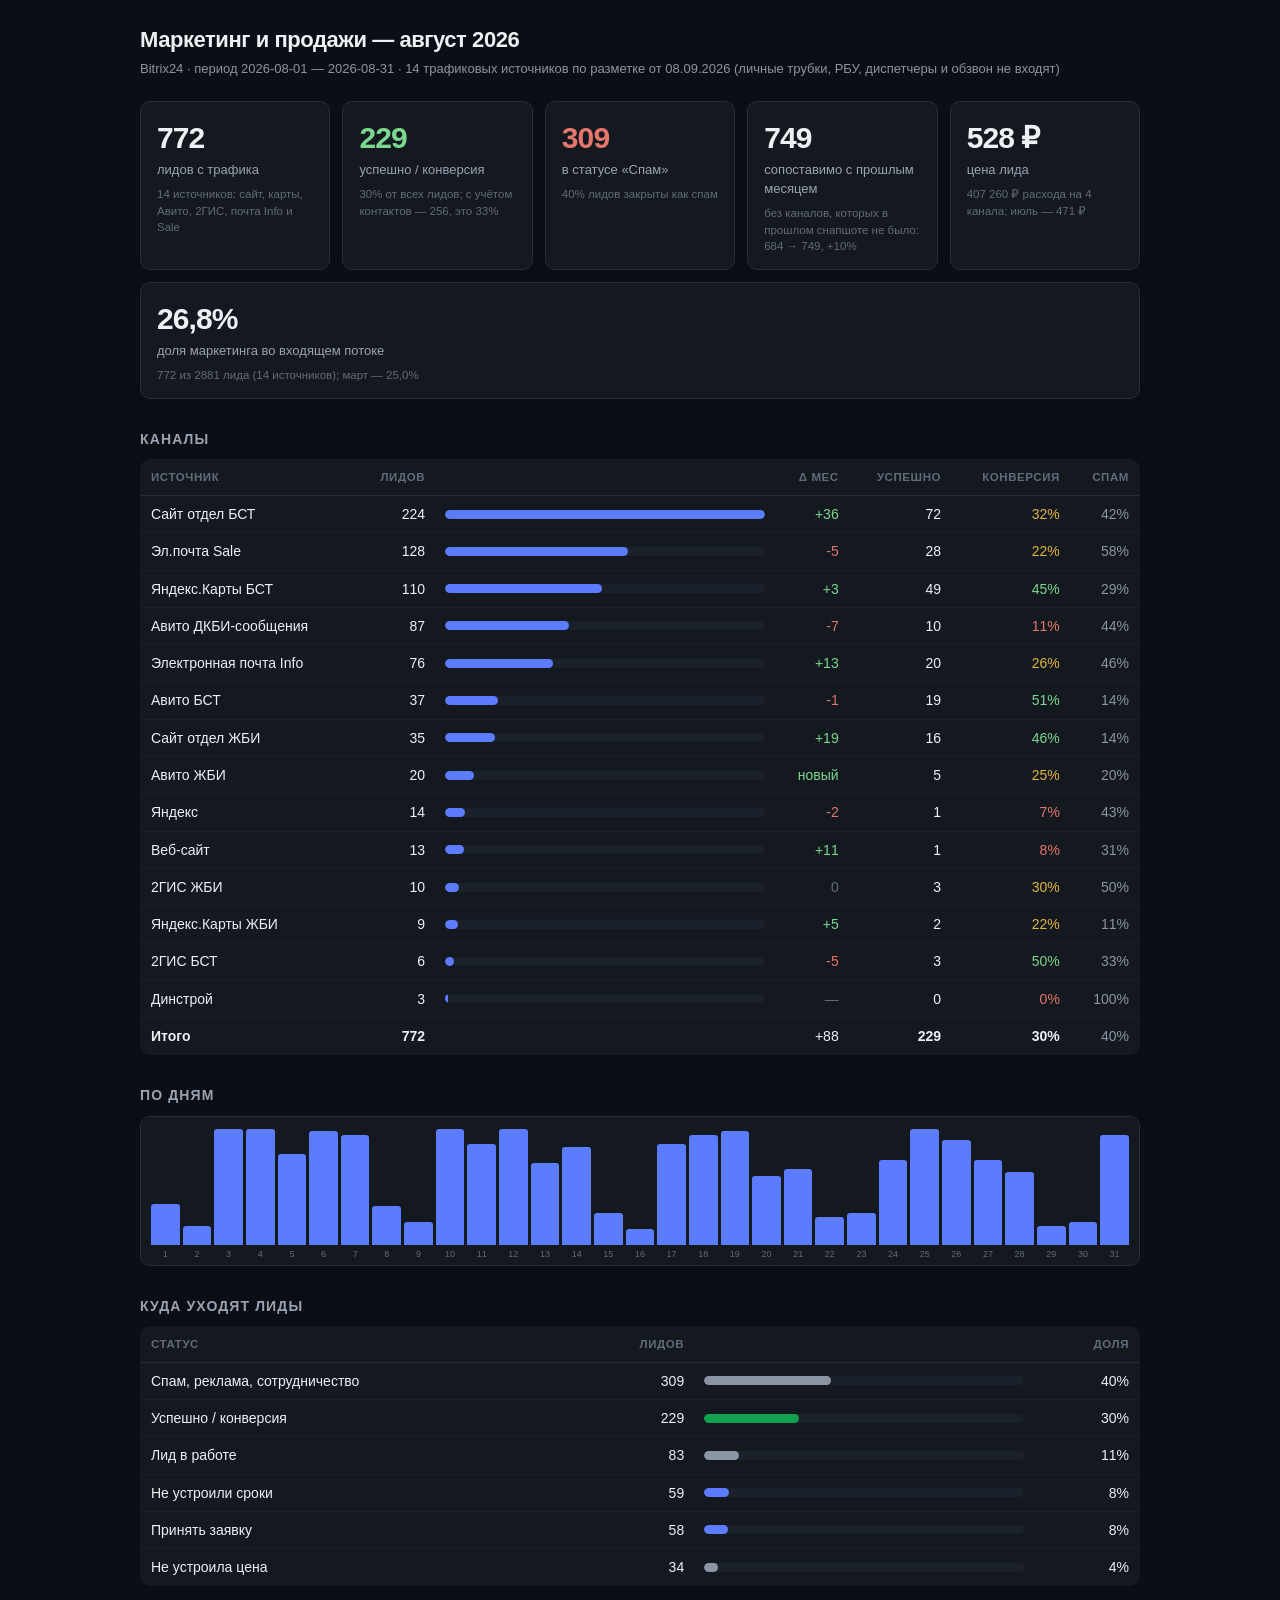
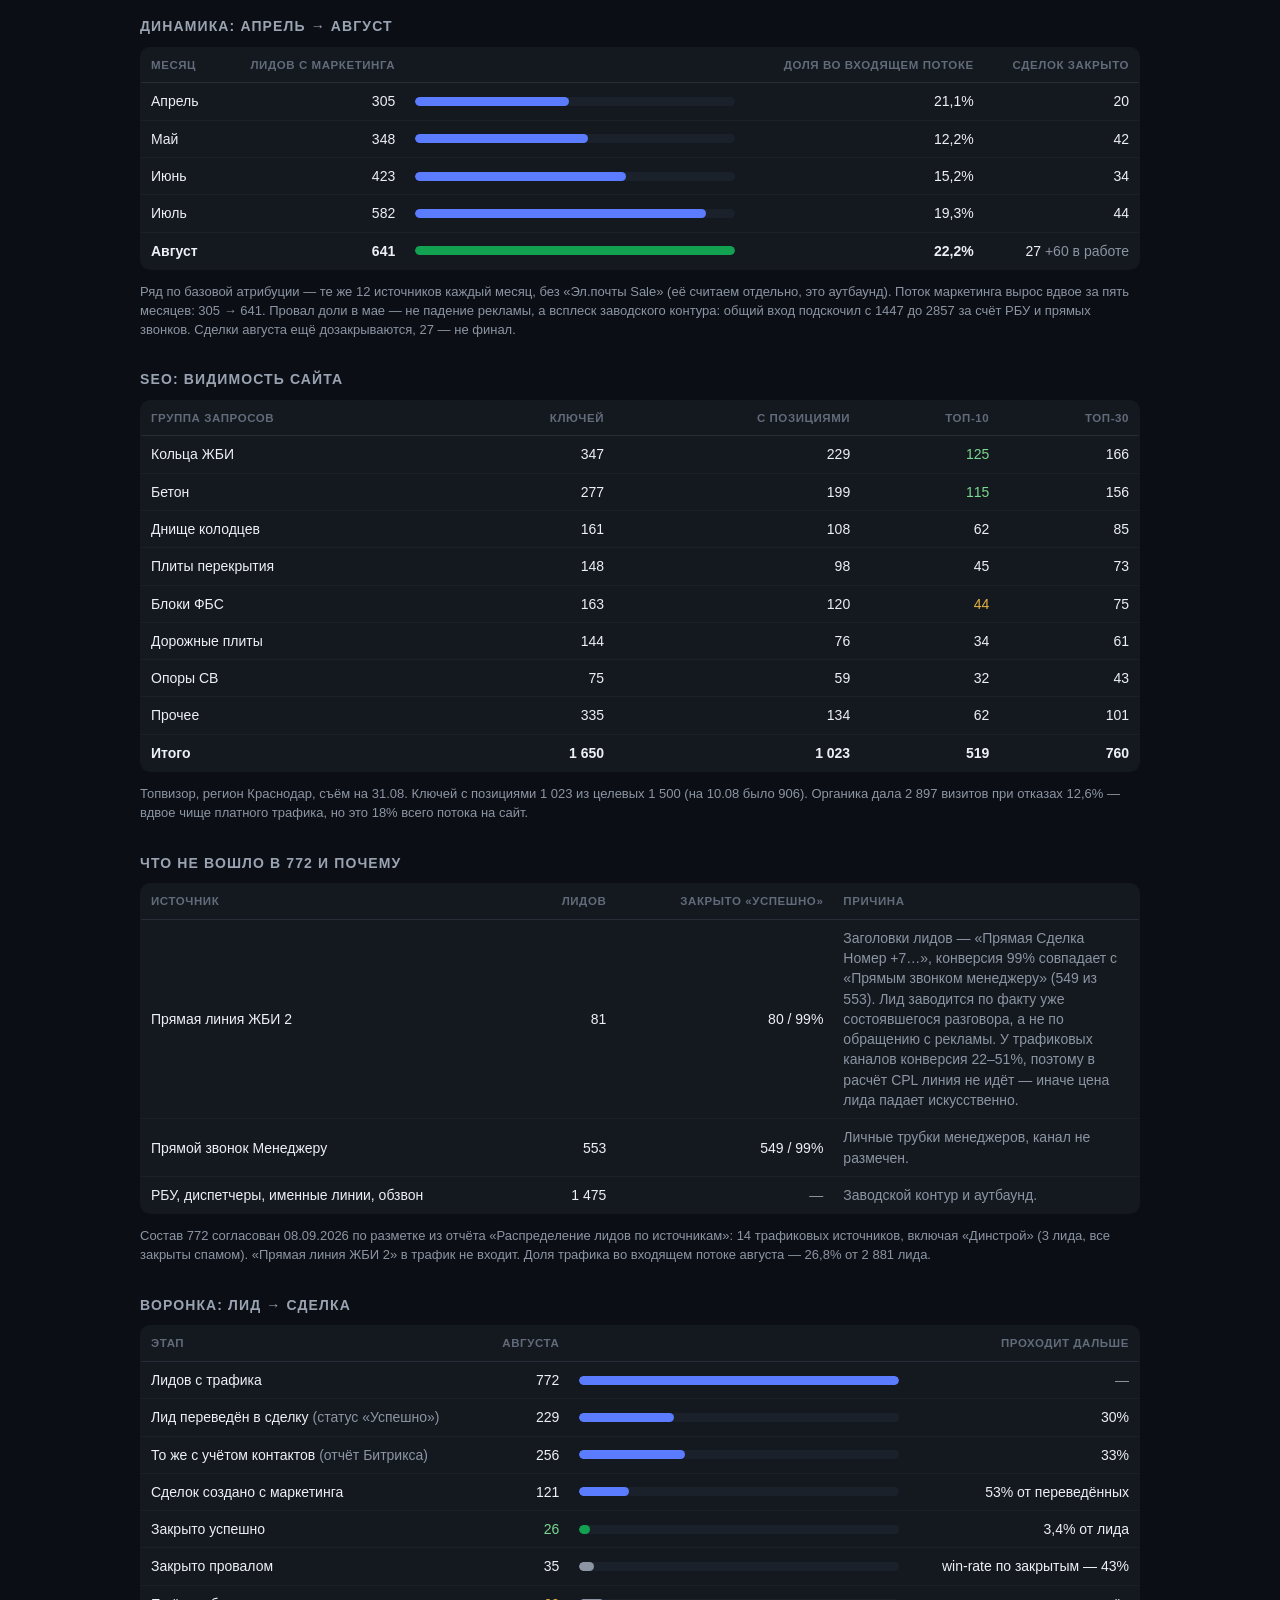
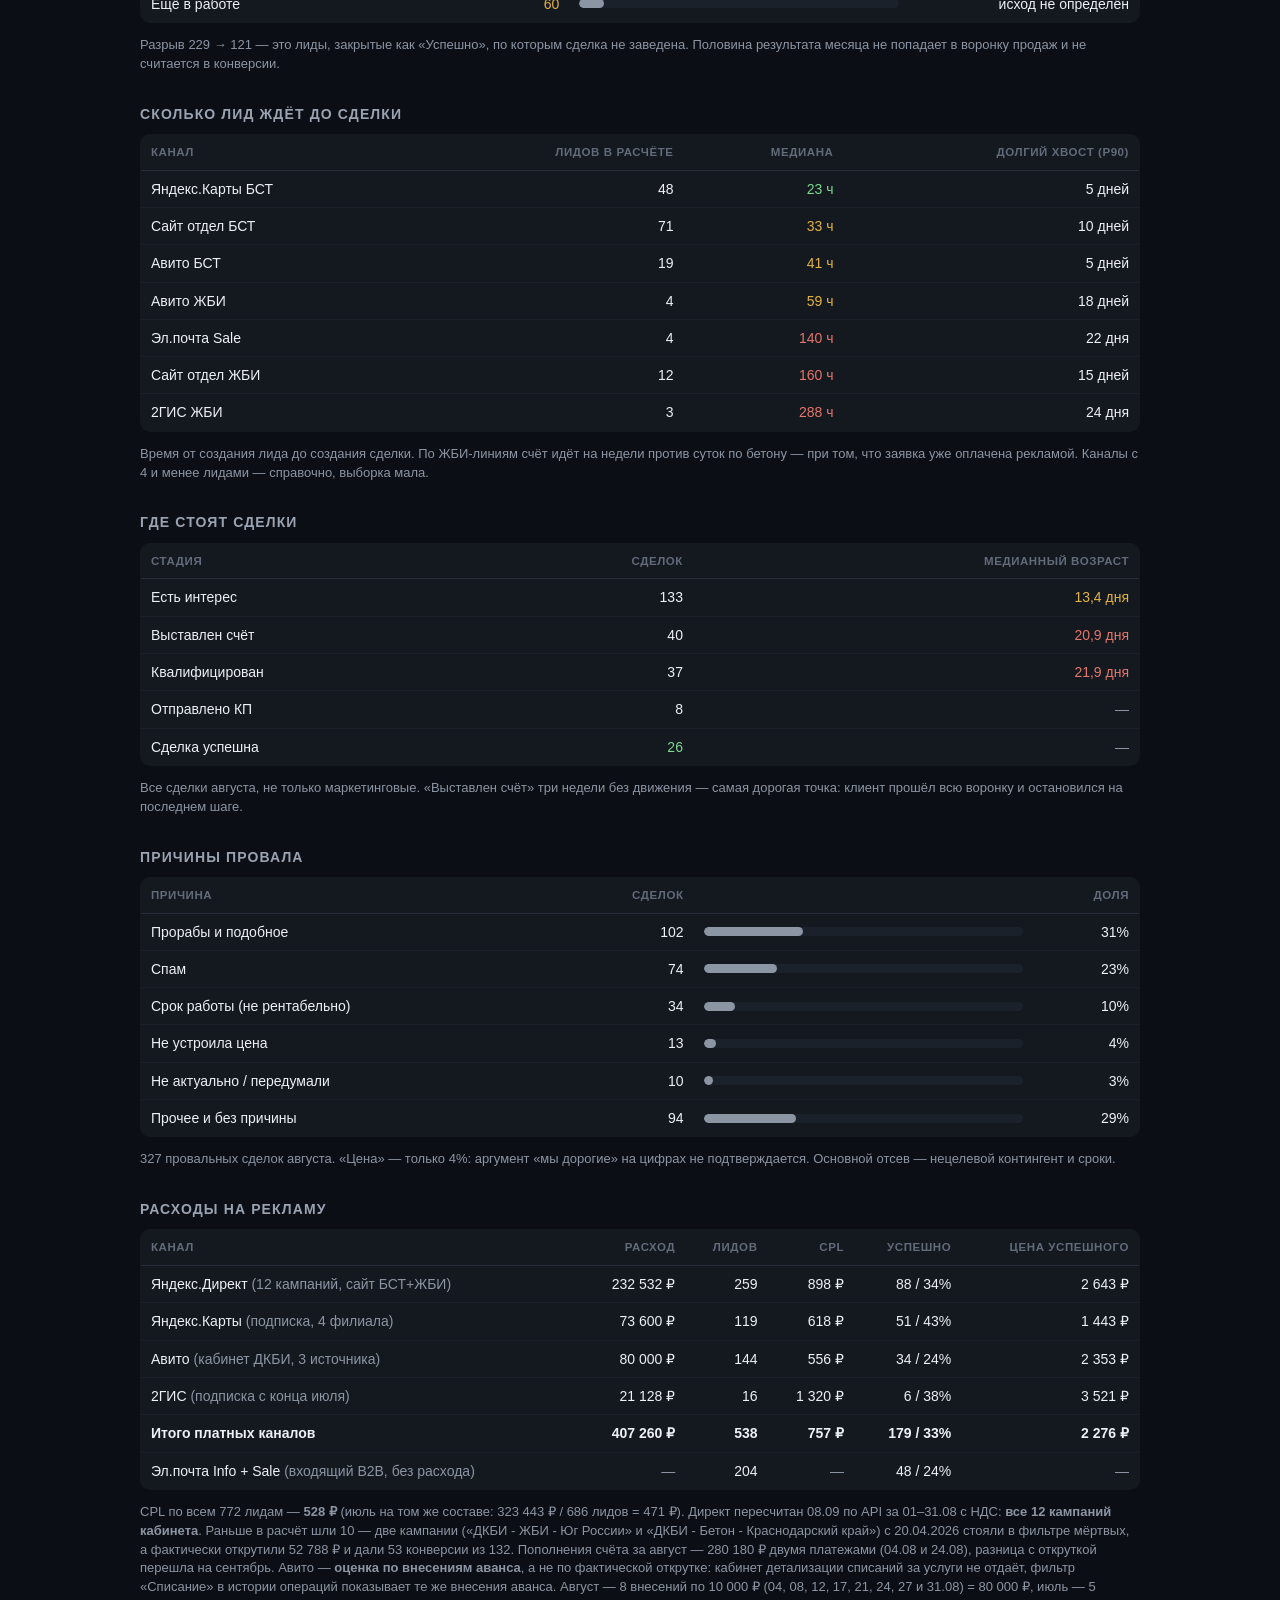
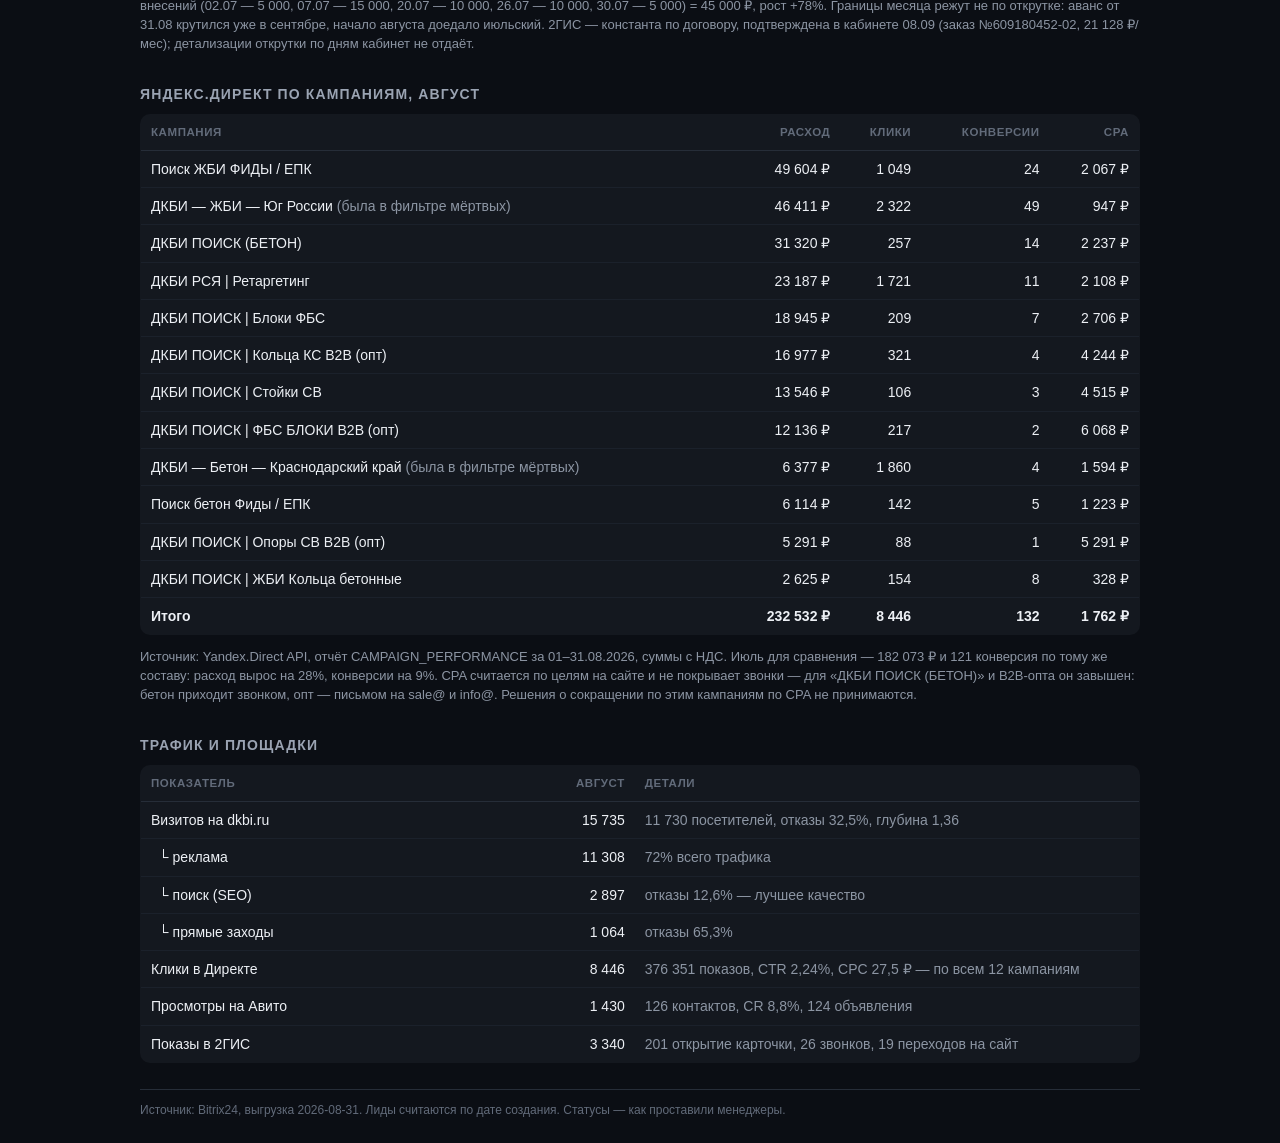
<file: leads-2026-08.html>
<!doctype html><html lang="ru"><head><meta charset="utf-8">
<meta name="viewport" content="width=device-width,initial-scale=1">
<title>Маркетинг и продажи — август 2026</title>
<style>
*{box-sizing:border-box}
body{margin:0;background:#0B0E14;color:#EDF0F5;font:15px/1.45 -apple-system,BlinkMacSystemFont,"Segoe UI",Roboto,Arial,sans-serif;padding:24px}
.wrap{max-width:1000px;margin:0 auto}
h1{font-size:22px;margin:0 0 4px;letter-spacing:-.02em}
.sub{color:#8C95A3;font-size:13px;margin-bottom:22px}
.kpis{display:flex;flex-wrap:wrap;gap:12px;margin-bottom:26px}
.kpi{flex:1 1 190px;background:#14181F;border:1px solid #262D38;border-radius:10px;padding:14px 16px}
.kpi b{display:block;font-size:30px;font-weight:700;letter-spacing:-.03em}
.kpi span{display:block;color:#9AA3B2;font-size:13px;margin-top:2px}
.kpi em{display:block;color:#626B7A;font-size:11.5px;font-style:normal;margin-top:6px}
.kpi .up{color:#7BD88F} .kpi .down{color:#E5766B}
h2{font-size:14px;text-transform:uppercase;letter-spacing:.08em;color:#9AA3B2;margin:30px 0 10px;font-weight:600}
table{width:100%;border-collapse:collapse;background:#14181F;border:1px solid #262D38;border-radius:10px;overflow:hidden}
th{text-align:left;font-size:11.5px;text-transform:uppercase;letter-spacing:.05em;color:#626B7A;font-weight:600;padding:9px 10px;border-bottom:1px solid #262D38}
td{padding:8px 10px;border-bottom:1px solid #1B212B;font-size:14px}
tr:last-child td{border-bottom:none}
.num{text-align:right;font-variant-numeric:tabular-nums;white-space:nowrap}
.ch{max-width:230px}
.barc{width:34%}
.bar{background:#1B212B;height:9px;border-radius:5px;overflow:hidden}
.bar i{display:block;height:100%;background:#5B7CFF;border-radius:5px}
.bar.sCONVERTED i{background:#12A150} .bar.sn i{background:#8C95A3}
.d.up{color:#7BD88F} .d.down{color:#E5766B} .d.flat{color:#626B7A}
.good{color:#7BD88F} .warn{color:#E3B341} .bad{color:#E5766B} .muted{color:#8C95A3}
.chart{display:flex;align-items:flex-end;gap:3px;height:150px;background:#14181F;border:1px solid #262D38;border-radius:10px;padding:12px 10px 4px}
.day{flex:1;display:flex;flex-direction:column;justify-content:flex-end;height:100%}
.day i{display:block;background:#5B7CFF;border-radius:3px 3px 0 0;min-height:2px}
.day span{font-size:9px;color:#626B7A;text-align:center;padding-top:3px}
footer{color:#626B7A;font-size:12px;margin-top:26px;border-top:1px solid #262D38;padding-top:12px}
</style></head><body><div class="wrap">
<h1>Маркетинг и продажи — август 2026</h1>
<div class="sub">Bitrix24 · период 2026-08-01 — 2026-08-31 · 14 трафиковых источников по разметке от 08.09.2026 (личные трубки, РБУ, диспетчеры и обзвон не входят)</div>

<div class="kpis">
<div class="kpi"><b>772</b><span>лидов с трафика</span><em>14 источников: сайт, карты, Авито, 2ГИС, почта Info и Sale</em></div>
<div class="kpi"><b class="up">229</b><span>успешно / конверсия</span><em>30% от всех лидов; с учётом контактов — 256, это 33%</em></div>
<div class="kpi"><b class="down">309</b><span>в статусе «Спам»</span><em>40% лидов закрыты как спам</em></div>
<div class="kpi"><b>749</b><span>сопоставимо с прошлым месяцем</span><em>без каналов, которых в прошлом снапшоте не было: 684 → 749, +10%</em></div>
<div class="kpi"><b>528 ₽</b><span>цена лида</span><em>407 260 ₽ расхода на 4 канала; июль — 471 ₽</em></div>
<div class="kpi"><b>26,8%</b><span>доля маркетинга во входящем потоке</span><em>772 из 2881 лида (14 источников); март — 25,0%</em></div>
</div>

<h2>Каналы</h2>
<table><tr><th>Источник</th><th class="num">Лидов</th><th></th><th class="num">Δ мес</th><th class="num">Успешно</th><th class="num">Конверсия</th><th class="num">Спам</th></tr>
<tr>
<td class="ch">Сайт отдел БСТ</td>
<td class="num">224</td>
<td class="barc"><div class="bar "><i style="width:100.0%"></i></div></td>
<td class="num d up">+36</td>
<td class="num">72</td>
<td class="num warn">32%</td>
<td class="num muted">42%</td>
</tr><tr>
<td class="ch">Эл.почта Sale</td>
<td class="num">128</td>
<td class="barc"><div class="bar "><i style="width:57.1%"></i></div></td>
<td class="num d down">-5</td>
<td class="num">28</td>
<td class="num warn">22%</td>
<td class="num muted">58%</td>
</tr><tr>
<td class="ch">Яндекс.Карты БСТ</td>
<td class="num">110</td>
<td class="barc"><div class="bar "><i style="width:49.1%"></i></div></td>
<td class="num d up">+3</td>
<td class="num">49</td>
<td class="num good">45%</td>
<td class="num muted">29%</td>
</tr><tr>
<td class="ch">Авито ДКБИ-сообщения</td>
<td class="num">87</td>
<td class="barc"><div class="bar "><i style="width:38.8%"></i></div></td>
<td class="num d down">-7</td>
<td class="num">10</td>
<td class="num bad">11%</td>
<td class="num muted">44%</td>
</tr><tr>
<td class="ch">Электронная почта Info</td>
<td class="num">76</td>
<td class="barc"><div class="bar "><i style="width:33.9%"></i></div></td>
<td class="num d up">+13</td>
<td class="num">20</td>
<td class="num warn">26%</td>
<td class="num muted">46%</td>
</tr><tr>
<td class="ch">Авито БСТ</td>
<td class="num">37</td>
<td class="barc"><div class="bar "><i style="width:16.5%"></i></div></td>
<td class="num d down">-1</td>
<td class="num">19</td>
<td class="num good">51%</td>
<td class="num muted">14%</td>
</tr><tr>
<td class="ch">Сайт отдел ЖБИ</td>
<td class="num">35</td>
<td class="barc"><div class="bar "><i style="width:15.6%"></i></div></td>
<td class="num d up">+19</td>
<td class="num">16</td>
<td class="num good">46%</td>
<td class="num muted">14%</td>
</tr><tr>
<td class="ch">Авито ЖБИ</td>
<td class="num">20</td>
<td class="barc"><div class="bar "><i style="width:8.9%"></i></div></td>
<td class="num d up">новый</td>
<td class="num">5</td>
<td class="num warn">25%</td>
<td class="num muted">20%</td>
</tr><tr>
<td class="ch">Яндекс</td>
<td class="num">14</td>
<td class="barc"><div class="bar "><i style="width:6.2%"></i></div></td>
<td class="num d down">-2</td>
<td class="num">1</td>
<td class="num bad">7%</td>
<td class="num muted">43%</td>
</tr><tr>
<td class="ch">Веб-сайт</td>
<td class="num">13</td>
<td class="barc"><div class="bar "><i style="width:5.8%"></i></div></td>
<td class="num d up">+11</td>
<td class="num">1</td>
<td class="num bad">8%</td>
<td class="num muted">31%</td>
</tr><tr>
<td class="ch">2ГИС ЖБИ</td>
<td class="num">10</td>
<td class="barc"><div class="bar "><i style="width:4.5%"></i></div></td>
<td class="num d flat">0</td>
<td class="num">3</td>
<td class="num warn">30%</td>
<td class="num muted">50%</td>
</tr><tr>
<td class="ch">Яндекс.Карты ЖБИ</td>
<td class="num">9</td>
<td class="barc"><div class="bar "><i style="width:4.0%"></i></div></td>
<td class="num d up">+5</td>
<td class="num">2</td>
<td class="num warn">22%</td>
<td class="num muted">11%</td>
</tr><tr>
<td class="ch">2ГИС БСТ</td>
<td class="num">6</td>
<td class="barc"><div class="bar "><i style="width:2.7%"></i></div></td>
<td class="num d down">-5</td>
<td class="num">3</td>
<td class="num good">50%</td>
<td class="num muted">33%</td>
</tr>
<tr><td class="ch">Динстрой</td><td class="num">3</td><td class="barc"><div class="bar"><i style="width:1%"></i></div></td><td class="num d flat">—</td><td class="num">0</td><td class="num bad">0%</td><td class="num muted">100%</td></tr>
<tr><td class="ch"><b>Итого</b></td><td class="num"><b>772</b></td><td></td><td class="num d">+88</td><td class="num"><b>229</b></td><td class="num"><b>30%</b></td><td class="num muted">40%</td></tr>
</table>

<h2>По дням</h2>
<div class="chart"><div class="day"><i style="height:31%" title="2026-08-01: 13"></i><span>1</span></div><div class="day"><i style="height:14%" title="2026-08-02: 6"></i><span>2</span></div><div class="day"><i style="height:100%" title="2026-08-03: 42"></i><span>3</span></div><div class="day"><i style="height:90%" title="2026-08-04: 38"></i><span>4</span></div><div class="day"><i style="height:69%" title="2026-08-05: 29"></i><span>5</span></div><div class="day"><i style="height:86%" title="2026-08-06: 36"></i><span>6</span></div><div class="day"><i style="height:83%" title="2026-08-07: 35"></i><span>7</span></div><div class="day"><i style="height:29%" title="2026-08-08: 12"></i><span>8</span></div><div class="day"><i style="height:17%" title="2026-08-09: 7"></i><span>9</span></div><div class="day"><i style="height:100%" title="2026-08-10: 42"></i><span>10</span></div><div class="day"><i style="height:76%" title="2026-08-11: 32"></i><span>11</span></div><div class="day"><i style="height:88%" title="2026-08-12: 37"></i><span>12</span></div><div class="day"><i style="height:62%" title="2026-08-13: 26"></i><span>13</span></div><div class="day"><i style="height:74%" title="2026-08-14: 31"></i><span>14</span></div><div class="day"><i style="height:24%" title="2026-08-15: 10"></i><span>15</span></div><div class="day"><i style="height:12%" title="2026-08-16: 5"></i><span>16</span></div><div class="day"><i style="height:76%" title="2026-08-17: 32"></i><span>17</span></div><div class="day"><i style="height:83%" title="2026-08-18: 35"></i><span>18</span></div><div class="day"><i style="height:86%" title="2026-08-19: 36"></i><span>19</span></div><div class="day"><i style="height:52%" title="2026-08-20: 22"></i><span>20</span></div><div class="day"><i style="height:57%" title="2026-08-21: 24"></i><span>21</span></div><div class="day"><i style="height:21%" title="2026-08-22: 9"></i><span>22</span></div><div class="day"><i style="height:24%" title="2026-08-23: 10"></i><span>23</span></div><div class="day"><i style="height:64%" title="2026-08-24: 27"></i><span>24</span></div><div class="day"><i style="height:100%" title="2026-08-25: 42"></i><span>25</span></div><div class="day"><i style="height:79%" title="2026-08-26: 33"></i><span>26</span></div><div class="day"><i style="height:64%" title="2026-08-27: 27"></i><span>27</span></div><div class="day"><i style="height:55%" title="2026-08-28: 23"></i><span>28</span></div><div class="day"><i style="height:14%" title="2026-08-29: 6"></i><span>29</span></div><div class="day"><i style="height:17%" title="2026-08-30: 7"></i><span>30</span></div><div class="day"><i style="height:83%" title="2026-08-31: 35"></i><span>31</span></div></div>

<h2>Куда уходят лиды</h2>
<table><tr><th>Статус</th><th class="num">Лидов</th><th></th><th class="num">Доля</th></tr><tr><td>Спам, реклама, сотрудничество</td><td class="num">309</td><td class="barc"><div class="bar sn"><i style="width:39.8%"></i></div></td><td class="num">40%</td></tr><tr><td>Успешно / конверсия</td><td class="num">229</td><td class="barc"><div class="bar sCONVERTED"><i style="width:29.8%"></i></div></td><td class="num">30%</td></tr><tr><td>Лид в работе</td><td class="num">83</td><td class="barc"><div class="bar sn"><i style="width:10.8%"></i></div></td><td class="num">11%</td></tr><tr><td>Не устроили сроки</td><td class="num">59</td><td class="barc"><div class="bar sJUNK"><i style="width:7.7%"></i></div></td><td class="num">8%</td></tr><tr><td>Принять заявку</td><td class="num">58</td><td class="barc"><div class="bar sNEW"><i style="width:7.5%"></i></div></td><td class="num">8%</td></tr><tr><td>Не устроила цена</td><td class="num">34</td><td class="barc"><div class="bar sn"><i style="width:4.4%"></i></div></td><td class="num">4%</td></tr></table>

<h2>Динамика: апрель → август</h2>
<table><tr><th>Месяц</th><th class="num">Лидов с маркетинга</th><th></th><th class="num">Доля во входящем потоке</th><th class="num">Сделок закрыто</th></tr>
<tr><td>Апрель</td><td class="num">305</td><td class="barc"><div class="bar"><i style="width:48%"></i></div></td><td class="num">21,1%</td><td class="num">20</td></tr>
<tr><td>Май</td><td class="num">348</td><td class="barc"><div class="bar"><i style="width:54%"></i></div></td><td class="num">12,2%</td><td class="num">42</td></tr>
<tr><td>Июнь</td><td class="num">423</td><td class="barc"><div class="bar"><i style="width:66%"></i></div></td><td class="num">15,2%</td><td class="num">34</td></tr>
<tr><td>Июль</td><td class="num">582</td><td class="barc"><div class="bar"><i style="width:91%"></i></div></td><td class="num">19,3%</td><td class="num">44</td></tr>
<tr><td><b>Август</b></td><td class="num"><b>641</b></td><td class="barc"><div class="bar sCONVERTED"><i style="width:100%"></i></div></td><td class="num"><b>22,2%</b></td><td class="num">27 <span class="muted">+60 в работе</span></td></tr></table>
<p class="sub">Ряд по базовой атрибуции — те же 12 источников каждый месяц, без «Эл.почты Sale» (её считаем отдельно, это аутбаунд). Поток маркетинга вырос вдвое за пять месяцев: 305 → 641. Провал доли в мае — не падение рекламы, а всплеск заводского контура: общий вход подскочил с 1447 до 2857 за счёт РБУ и прямых звонков. Сделки августа ещё дозакрываются, 27 — не финал.</p>

<h2>SEO: видимость сайта</h2>
<table><tr><th>Группа запросов</th><th class="num">Ключей</th><th class="num">С позициями</th><th class="num">Топ-10</th><th class="num">Топ-30</th></tr>
<tr><td>Кольца ЖБИ</td><td class="num">347</td><td class="num">229</td><td class="num good">125</td><td class="num">166</td></tr>
<tr><td>Бетон</td><td class="num">277</td><td class="num">199</td><td class="num good">115</td><td class="num">156</td></tr>
<tr><td>Днище колодцев</td><td class="num">161</td><td class="num">108</td><td class="num">62</td><td class="num">85</td></tr>
<tr><td>Плиты перекрытия</td><td class="num">148</td><td class="num">98</td><td class="num">45</td><td class="num">73</td></tr>
<tr><td>Блоки ФБС</td><td class="num">163</td><td class="num">120</td><td class="num warn">44</td><td class="num">75</td></tr>
<tr><td>Дорожные плиты</td><td class="num">144</td><td class="num">76</td><td class="num">34</td><td class="num">61</td></tr>
<tr><td>Опоры СВ</td><td class="num">75</td><td class="num">59</td><td class="num">32</td><td class="num">43</td></tr>
<tr><td>Прочее</td><td class="num">335</td><td class="num">134</td><td class="num">62</td><td class="num">101</td></tr>
<tr><td><b>Итого</b></td><td class="num"><b>1 650</b></td><td class="num"><b>1 023</b></td><td class="num"><b>519</b></td><td class="num"><b>760</b></td></tr></table>
<p class="sub">Топвизор, регион Краснодар, съём на 31.08. Ключей с позициями 1 023 из целевых 1 500 (на 10.08 было 906). Органика дала 2 897 визитов при отказах 12,6% — вдвое чище платного трафика, но это 18% всего потока на сайт.</p>

<h2>Что не вошло в 772 и почему</h2>
<table><tr><th>Источник</th><th class="num">Лидов</th><th class="num">Закрыто «Успешно»</th><th>Причина</th></tr>
<tr><td>Прямая линия ЖБИ 2</td><td class="num">81</td><td class="num">80 / 99%</td><td class="ch muted">Заголовки лидов — «Прямая Сделка Номер +7…», конверсия 99% совпадает с «Прямым звонком менеджеру» (549 из 553). Лид заводится по факту уже состоявшегося разговора, а не по обращению с рекламы. У трафиковых каналов конверсия 22–51%, поэтому в расчёт CPL линия не идёт — иначе цена лида падает искусственно.</td></tr>
<tr><td>Прямой звонок Менеджеру</td><td class="num">553</td><td class="num">549 / 99%</td><td class="ch muted">Личные трубки менеджеров, канал не размечен.</td></tr>
<tr><td>РБУ, диспетчеры, именные линии, обзвон</td><td class="num">1 475</td><td class="num muted">—</td><td class="ch muted">Заводской контур и аутбаунд.</td></tr></table>
<p class="sub">Состав 772 согласован 08.09.2026 по разметке из отчёта «Распределение лидов по источникам»: 14 трафиковых источников, включая «Динстрой» (3 лида, все закрыты спамом). «Прямая линия ЖБИ 2» в трафик не входит. Доля трафика во входящем потоке августа — 26,8% от 2 881 лида.</p>

<h2>Воронка: лид → сделка</h2>
<table><tr><th>Этап</th><th class="num">Августа</th><th></th><th class="num">Проходит дальше</th></tr>
<tr><td>Лидов с трафика</td><td class="num">772</td><td class="barc"><div class="bar"><i style="width:100%"></i></div></td><td class="num muted">—</td></tr>
<tr><td>Лид переведён в сделку <span class="muted">(статус «Успешно»)</span></td><td class="num">229</td><td class="barc"><div class="bar"><i style="width:29.7%"></i></div></td><td class="num">30%</td></tr>
<tr><td>То же с учётом контактов <span class="muted">(отчёт Битрикса)</span></td><td class="num">256</td><td class="barc"><div class="bar"><i style="width:33.2%"></i></div></td><td class="num">33%</td></tr>
<tr><td>Сделок создано с маркетинга</td><td class="num">121</td><td class="barc"><div class="bar"><i style="width:15.7%"></i></div></td><td class="num">53% от переведённых</td></tr>
<tr><td>Закрыто успешно</td><td class="num good">26</td><td class="barc"><div class="bar sCONVERTED"><i style="width:3.4%"></i></div></td><td class="num">3,4% от лида</td></tr>
<tr><td>Закрыто провалом</td><td class="num">35</td><td class="barc"><div class="bar sn"><i style="width:4.6%"></i></div></td><td class="num">win-rate по закрытым — 43%</td></tr>
<tr><td>Ещё в работе</td><td class="num warn">60</td><td class="barc"><div class="bar sn"><i style="width:7.8%"></i></div></td><td class="num">исход не определён</td></tr></table>
<p class="sub">Разрыв 229 → 121 — это лиды, закрытые как «Успешно», по которым сделка не заведена. Половина результата месяца не попадает в воронку продаж и не считается в конверсии.</p>

<h2>Сколько лид ждёт до сделки</h2>
<table><tr><th>Канал</th><th class="num">Лидов в расчёте</th><th class="num">Медиана</th><th class="num">Долгий хвост (p90)</th></tr>
<tr><td>Яндекс.Карты БСТ</td><td class="num">48</td><td class="num good">23 ч</td><td class="num">5 дней</td></tr>
<tr><td>Сайт отдел БСТ</td><td class="num">71</td><td class="num warn">33 ч</td><td class="num">10 дней</td></tr>
<tr><td>Авито БСТ</td><td class="num">19</td><td class="num warn">41 ч</td><td class="num">5 дней</td></tr>
<tr><td>Авито ЖБИ</td><td class="num">4</td><td class="num warn">59 ч</td><td class="num">18 дней</td></tr>
<tr><td>Эл.почта Sale</td><td class="num">4</td><td class="num bad">140 ч</td><td class="num">22 дня</td></tr>
<tr><td>Сайт отдел ЖБИ</td><td class="num">12</td><td class="num bad">160 ч</td><td class="num">15 дней</td></tr>
<tr><td>2ГИС ЖБИ</td><td class="num">3</td><td class="num bad">288 ч</td><td class="num">24 дня</td></tr></table>
<p class="sub">Время от создания лида до создания сделки. По ЖБИ-линиям счёт идёт на недели против суток по бетону — при том, что заявка уже оплачена рекламой. Каналы с 4 и менее лидами — справочно, выборка мала.</p>

<h2>Где стоят сделки</h2>
<table><tr><th>Стадия</th><th class="num">Сделок</th><th class="num">Медианный возраст</th></tr>
<tr><td>Есть интерес</td><td class="num">133</td><td class="num warn">13,4 дня</td></tr>
<tr><td>Выставлен счёт</td><td class="num">40</td><td class="num bad">20,9 дня</td></tr>
<tr><td>Квалифицирован</td><td class="num">37</td><td class="num bad">21,9 дня</td></tr>
<tr><td>Отправлено КП</td><td class="num">8</td><td class="num muted">—</td></tr>
<tr><td>Сделка успешна</td><td class="num good">26</td><td class="num muted">—</td></tr></table>
<p class="sub">Все сделки августа, не только маркетинговые. «Выставлен счёт» три недели без движения — самая дорогая точка: клиент прошёл всю воронку и остановился на последнем шаге.</p>

<h2>Причины провала</h2>
<table><tr><th>Причина</th><th class="num">Сделок</th><th></th><th class="num">Доля</th></tr>
<tr><td>Прорабы и подобное</td><td class="num">102</td><td class="barc"><div class="bar sn"><i style="width:31%"></i></div></td><td class="num">31%</td></tr>
<tr><td>Спам</td><td class="num">74</td><td class="barc"><div class="bar sn"><i style="width:23%"></i></div></td><td class="num">23%</td></tr>
<tr><td>Срок работы (не рентабельно)</td><td class="num">34</td><td class="barc"><div class="bar sn"><i style="width:10%"></i></div></td><td class="num">10%</td></tr>
<tr><td>Не устроила цена</td><td class="num">13</td><td class="barc"><div class="bar sn"><i style="width:4%"></i></div></td><td class="num">4%</td></tr>
<tr><td>Не актуально / передумали</td><td class="num">10</td><td class="barc"><div class="bar sn"><i style="width:3%"></i></div></td><td class="num">3%</td></tr>
<tr><td>Прочее и без причины</td><td class="num">94</td><td class="barc"><div class="bar sn"><i style="width:29%"></i></div></td><td class="num">29%</td></tr></table>
<p class="sub">327 провальных сделок августа. «Цена» — только 4%: аргумент «мы дорогие» на цифрах не подтверждается. Основной отсев — нецелевой контингент и сроки.</p>

<h2>Расходы на рекламу</h2>
<table><tr><th>Канал</th><th class="num">Расход</th><th class="num">Лидов</th><th class="num">CPL</th><th class="num">Успешно</th><th class="num">Цена успешного</th></tr>
<tr><td>Яндекс.Директ <span class="muted">(12 кампаний, сайт БСТ+ЖБИ)</span></td><td class="num">232 532 ₽</td><td class="num">259</td><td class="num">898 ₽</td><td class="num">88 / 34%</td><td class="num">2 643 ₽</td></tr>
<tr><td>Яндекс.Карты <span class="muted">(подписка, 4 филиала)</span></td><td class="num">73 600 ₽</td><td class="num">119</td><td class="num">618 ₽</td><td class="num">51 / 43%</td><td class="num">1 443 ₽</td></tr>
<tr><td>Авито <span class="muted">(кабинет ДКБИ, 3 источника)</span></td><td class="num">80 000 ₽</td><td class="num">144</td><td class="num">556 ₽</td><td class="num">34 / 24%</td><td class="num">2 353 ₽</td></tr>
<tr><td>2ГИС <span class="muted">(подписка с конца июля)</span></td><td class="num">21 128 ₽</td><td class="num">16</td><td class="num">1 320 ₽</td><td class="num">6 / 38%</td><td class="num">3 521 ₽</td></tr>
<tr><td><b>Итого платных каналов</b></td><td class="num"><b>407 260 ₽</b></td><td class="num"><b>538</b></td><td class="num"><b>757 ₽</b></td><td class="num"><b>179 / 33%</b></td><td class="num"><b>2 276 ₽</b></td></tr>
<tr><td>Эл.почта Info + Sale <span class="muted">(входящий B2B, без расхода)</span></td><td class="num muted">—</td><td class="num">204</td><td class="num muted">—</td><td class="num">48 / 24%</td><td class="num muted">—</td></tr></table>
<p class="sub">CPL по всем 772 лидам — <b>528 ₽</b> (июль на том же составе: 323 443 ₽ / 686 лидов = 471 ₽). Директ пересчитан 08.09 по API за 01–31.08 с НДС: <b>все 12 кампаний кабинета</b>. Раньше в расчёт шли 10 — две кампании («ДКБИ - ЖБИ - Юг России» и «ДКБИ - Бетон - Краснодарский край») с 20.04.2026 стояли в фильтре мёртвых, а фактически открутили 52 788 ₽ и дали 53 конверсии из 132. Пополнения счёта за август — 280 180 ₽ двумя платежами (04.08 и 24.08), разница с откруткой перешла на сентябрь. Авито — <b>оценка по внесениям аванса</b>, а не по фактической открутке: кабинет детализации списаний за услуги не отдаёт, фильтр «Списание» в истории операций показывает те же внесения аванса. Август — 8 внесений по 10 000 ₽ (04, 08, 12, 17, 21, 24, 27 и 31.08) = 80 000 ₽, июль — 5 внесений (02.07 — 5 000, 07.07 — 15 000, 20.07 — 10 000, 26.07 — 10 000, 30.07 — 5 000) = 45 000 ₽, рост +78%. Границы месяца режут не по открутке: аванс от 31.08 крутился уже в сентябре, начало августа доедало июльский. 2ГИС — константа по договору, подтверждена в кабинете 08.09 (заказ №609180452-02, 21 128 ₽/мес); детализации открутки по дням кабинет не отдаёт.</p>

<h2>Яндекс.Директ по кампаниям, август</h2>
<table><tr><th>Кампания</th><th class="num">Расход</th><th class="num">Клики</th><th class="num">Конверсии</th><th class="num">CPA</th></tr>
<tr><td>Поиск ЖБИ ФИДЫ / ЕПК</td><td class="num">49 604 ₽</td><td class="num">1 049</td><td class="num">24</td><td class="num">2 067 ₽</td></tr>
<tr><td>ДКБИ — ЖБИ — Юг России <span class="muted">(была в фильтре мёртвых)</span></td><td class="num">46 411 ₽</td><td class="num">2 322</td><td class="num">49</td><td class="num">947 ₽</td></tr>
<tr><td>ДКБИ ПОИСК (БЕТОН)</td><td class="num">31 320 ₽</td><td class="num">257</td><td class="num">14</td><td class="num">2 237 ₽</td></tr>
<tr><td>ДКБИ РСЯ | Ретаргетинг</td><td class="num">23 187 ₽</td><td class="num">1 721</td><td class="num">11</td><td class="num">2 108 ₽</td></tr>
<tr><td>ДКБИ ПОИСК | Блоки ФБС</td><td class="num">18 945 ₽</td><td class="num">209</td><td class="num">7</td><td class="num">2 706 ₽</td></tr>
<tr><td>ДКБИ ПОИСК | Кольца КС B2B (опт)</td><td class="num">16 977 ₽</td><td class="num">321</td><td class="num">4</td><td class="num">4 244 ₽</td></tr>
<tr><td>ДКБИ ПОИСК | Стойки СВ</td><td class="num">13 546 ₽</td><td class="num">106</td><td class="num">3</td><td class="num">4 515 ₽</td></tr>
<tr><td>ДКБИ ПОИСК | ФБС БЛОКИ B2B (опт)</td><td class="num">12 136 ₽</td><td class="num">217</td><td class="num">2</td><td class="num">6 068 ₽</td></tr>
<tr><td>ДКБИ — Бетон — Краснодарский край <span class="muted">(была в фильтре мёртвых)</span></td><td class="num">6 377 ₽</td><td class="num">1 860</td><td class="num">4</td><td class="num">1 594 ₽</td></tr>
<tr><td>Поиск бетон Фиды / ЕПК</td><td class="num">6 114 ₽</td><td class="num">142</td><td class="num">5</td><td class="num">1 223 ₽</td></tr>
<tr><td>ДКБИ ПОИСК | Опоры СВ B2B (опт)</td><td class="num">5 291 ₽</td><td class="num">88</td><td class="num">1</td><td class="num">5 291 ₽</td></tr>
<tr><td>ДКБИ ПОИСК | ЖБИ Кольца бетонные</td><td class="num">2 625 ₽</td><td class="num">154</td><td class="num">8</td><td class="num">328 ₽</td></tr>
<tr><td><b>Итого</b></td><td class="num"><b>232 532 ₽</b></td><td class="num"><b>8 446</b></td><td class="num"><b>132</b></td><td class="num"><b>1 762 ₽</b></td></tr></table>
<p class="sub">Источник: Yandex.Direct API, отчёт CAMPAIGN_PERFORMANCE за 01–31.08.2026, суммы с НДС. Июль для сравнения — 182 073 ₽ и 121 конверсия по тому же составу: расход вырос на 28%, конверсии на 9%. CPA считается по целям на сайте и не покрывает звонки — для «ДКБИ ПОИСК (БЕТОН)» и B2B-опта он завышен: бетон приходит звонком, опт — письмом на sale@ и info@. Решения о сокращении по этим кампаниям по CPA не принимаются.</p>

<h2>Трафик и площадки</h2>
<table><tr><th>Показатель</th><th class="num">Август</th><th>Детали</th></tr>
<tr><td>Визитов на dkbi.ru</td><td class="num">15 735</td><td class="ch muted">11 730 посетителей, отказы 32,5%, глубина 1,36</td></tr>
<tr><td>&nbsp;&nbsp;└ реклама</td><td class="num">11 308</td><td class="ch muted">72% всего трафика</td></tr>
<tr><td>&nbsp;&nbsp;└ поиск (SEO)</td><td class="num">2 897</td><td class="ch muted">отказы 12,6% — лучшее качество</td></tr>
<tr><td>&nbsp;&nbsp;└ прямые заходы</td><td class="num">1 064</td><td class="ch muted">отказы 65,3%</td></tr>
<tr><td>Клики в Директе</td><td class="num">8 446</td><td class="ch muted">376 351 показов, CTR 2,24%, CPC 27,5 ₽ — по всем 12 кампаниям</td></tr>
<tr><td>Просмотры на Авито</td><td class="num">1 430</td><td class="ch muted">126 контактов, CR 8,8%, 124 объявления</td></tr>
<tr><td>Показы в 2ГИС</td><td class="num">3 340</td><td class="ch muted">201 открытие карточки, 26 звонков, 19 переходов на сайт</td></tr></table>

<footer>Источник: Bitrix24, выгрузка 2026-08-31. Лиды считаются по дате создания. Статусы — как проставили менеджеры.</footer>
</div></body></html>
</file>
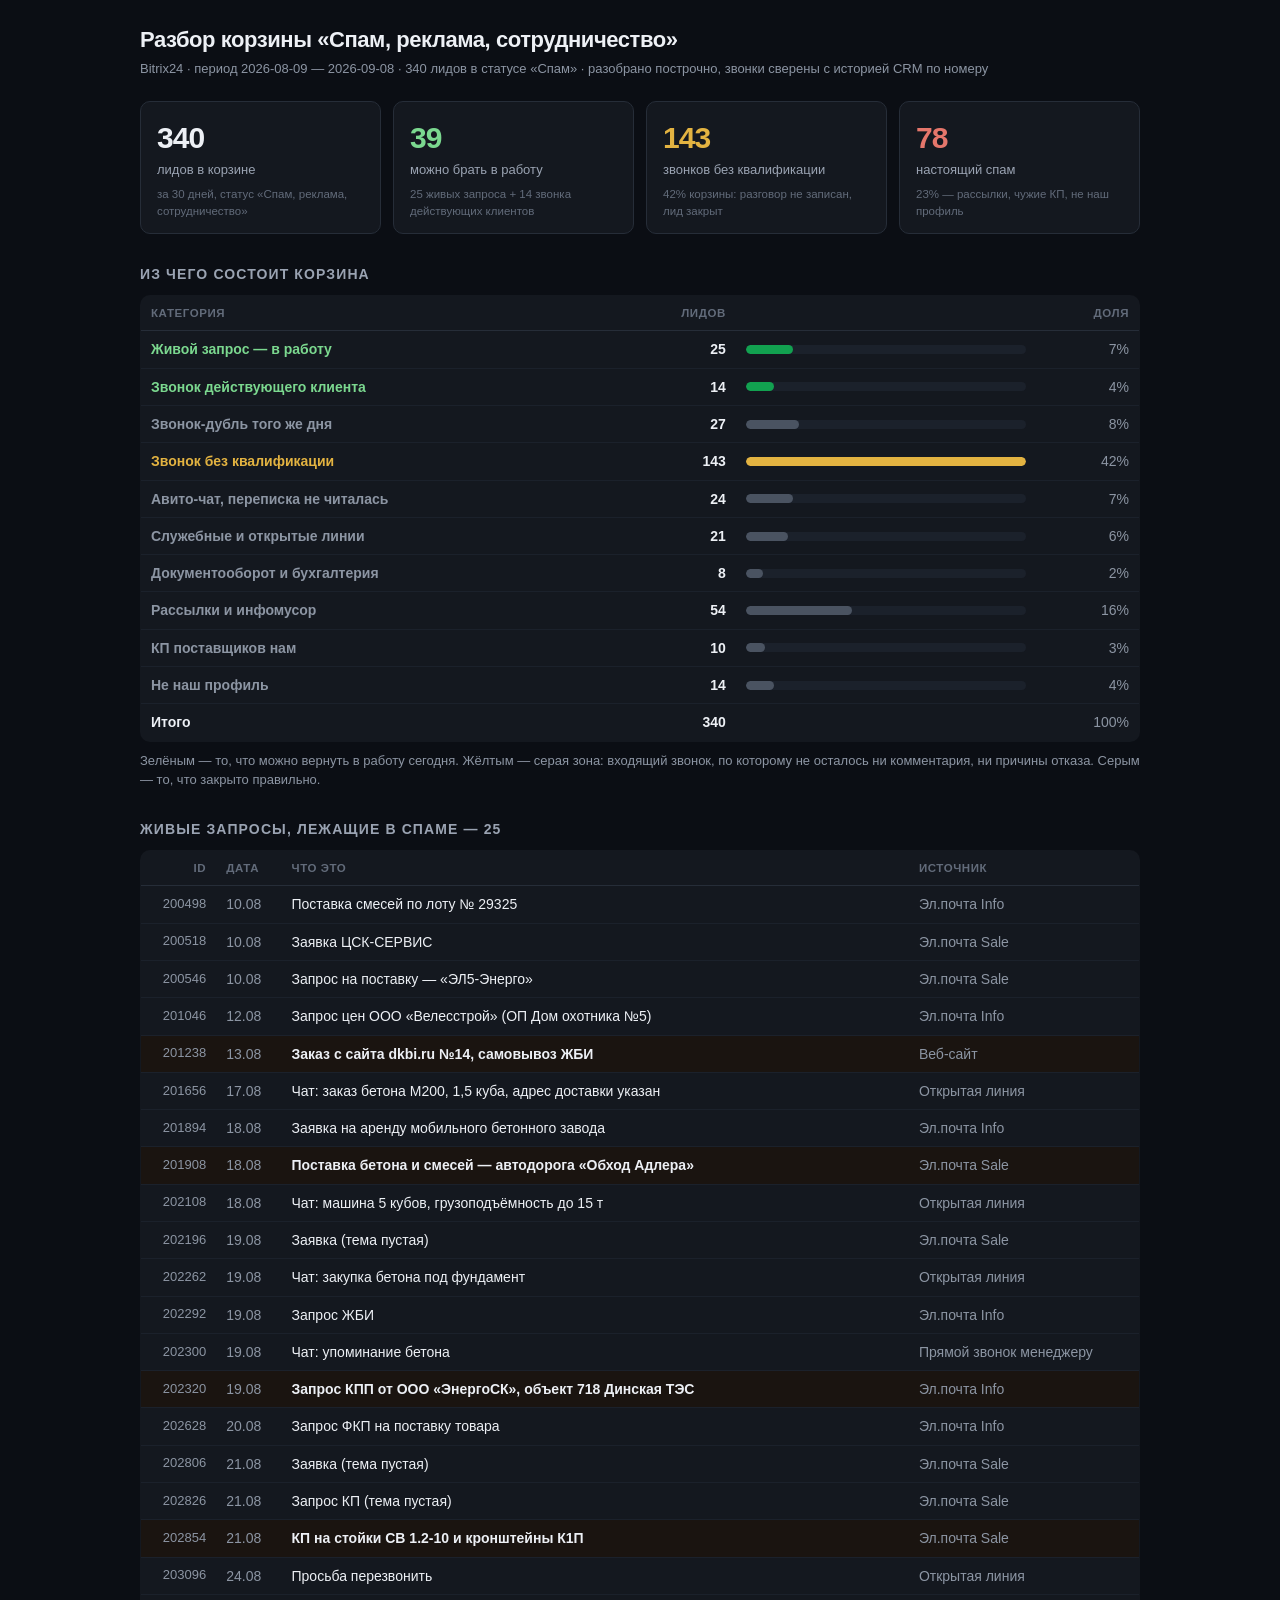
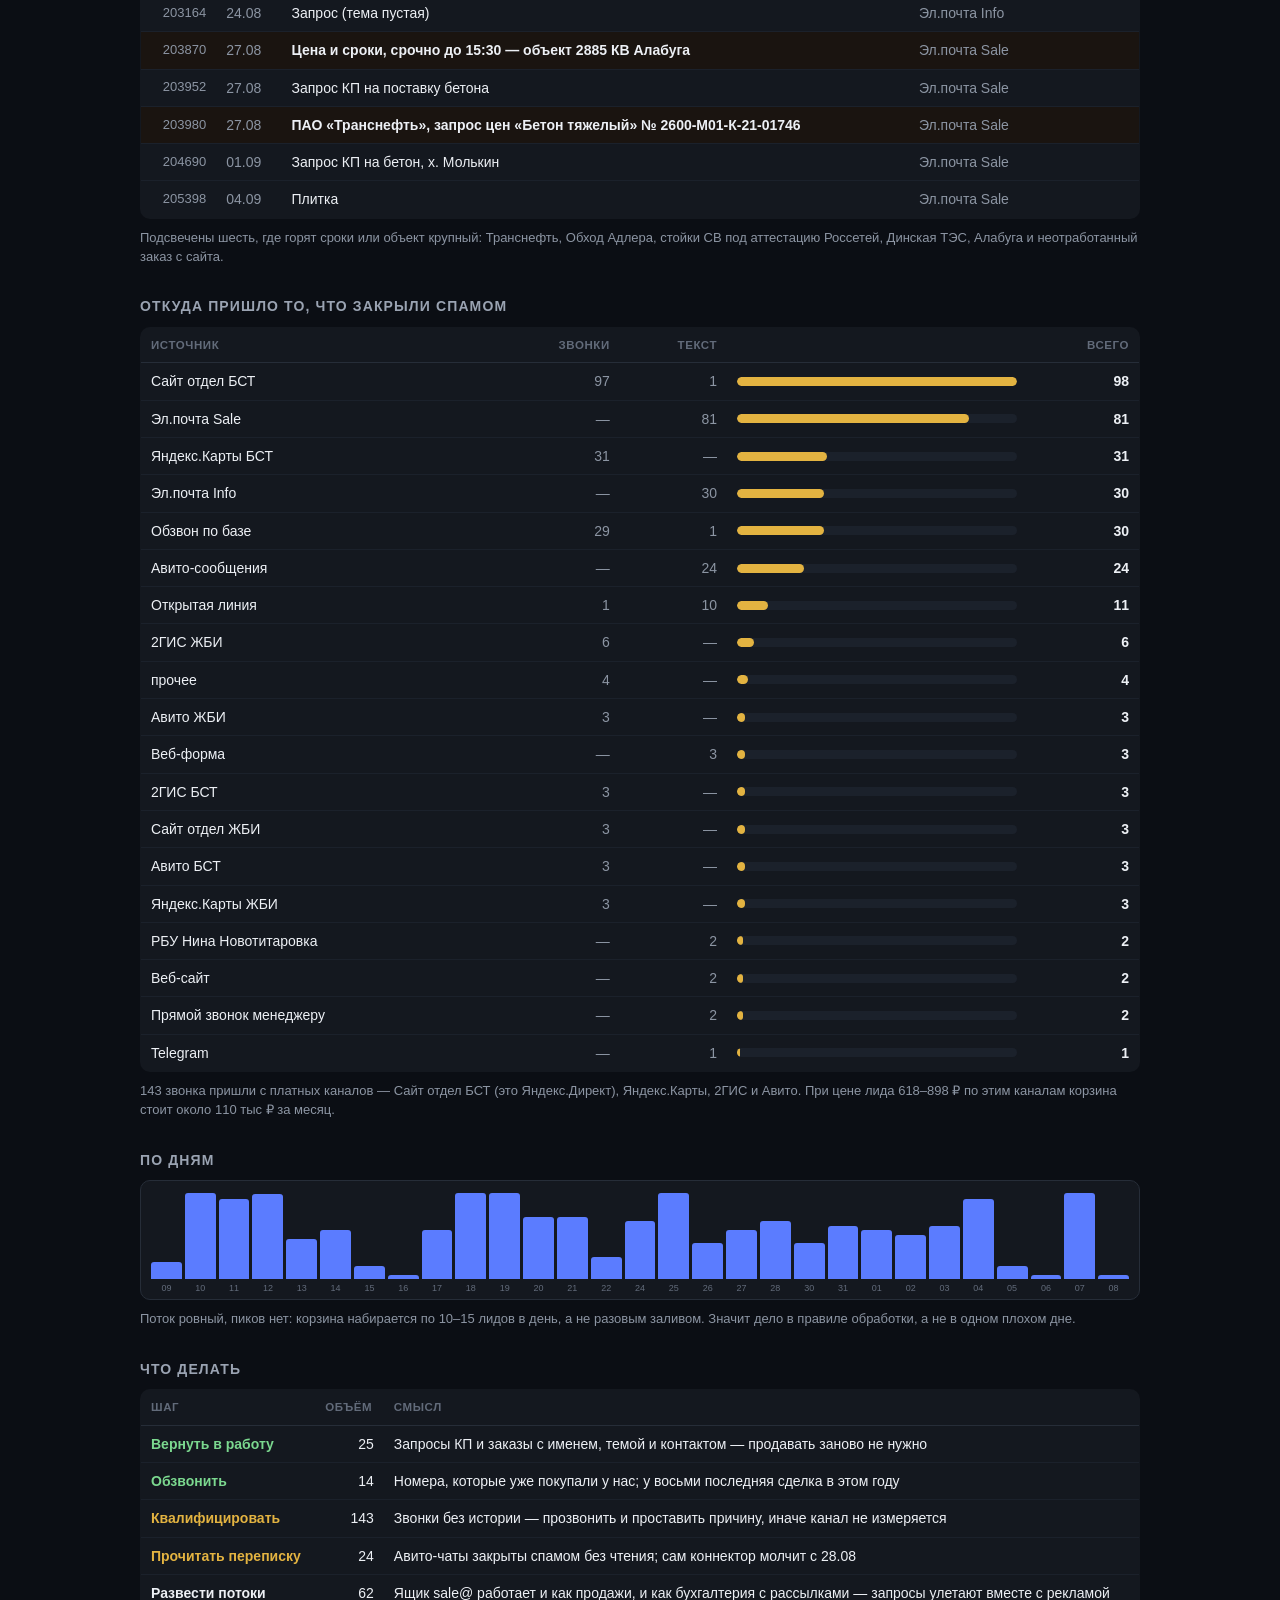
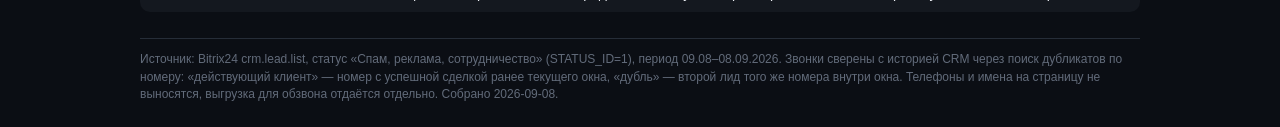
<file: spam-razbor-2026-09.html>
<!doctype html><html lang="ru"><head><meta charset="utf-8">
<meta name="viewport" content="width=device-width,initial-scale=1">
<title>Разбор корзины «Спам» — 30 дней</title>
<style>
*{box-sizing:border-box}
body{margin:0;background:#0B0E14;color:#EDF0F5;font:15px/1.45 -apple-system,BlinkMacSystemFont,"Segoe UI",Roboto,Arial,sans-serif;padding:24px}
.wrap{max-width:1000px;margin:0 auto}
h1{font-size:22px;margin:0 0 4px;letter-spacing:-.02em}
.sub{color:#8C95A3;font-size:13px;margin-bottom:22px}
.kpis{display:flex;flex-wrap:wrap;gap:12px;margin-bottom:26px}
.kpi{flex:1 1 190px;background:#14181F;border:1px solid #262D38;border-radius:10px;padding:14px 16px}
.kpi b{display:block;font-size:30px;font-weight:700;letter-spacing:-.03em}
.kpi span{display:block;color:#9AA3B2;font-size:13px;margin-top:2px}
.kpi em{display:block;color:#626B7A;font-size:11.5px;font-style:normal;margin-top:6px}
.kpi .up{color:#7BD88F} .kpi .down{color:#E5766B} .kpi .wr{color:#E3B341}
h2{font-size:14px;text-transform:uppercase;letter-spacing:.08em;color:#9AA3B2;margin:30px 0 10px;font-weight:600}
table{width:100%;border-collapse:collapse;background:#14181F;border:1px solid #262D38;border-radius:10px;overflow:hidden}
th{text-align:left;font-size:11.5px;text-transform:uppercase;letter-spacing:.05em;color:#626B7A;font-weight:600;padding:9px 10px;border-bottom:1px solid #262D38}
td{padding:8px 10px;border-bottom:1px solid #1B212B;font-size:14px}
tr:last-child td{border-bottom:none}
.num{text-align:right;font-variant-numeric:tabular-nums;white-space:nowrap}
.ch{max-width:280px}
.barc{width:30%}
.bar{background:#1B212B;height:9px;border-radius:5px;overflow:hidden}
.bar i{display:block;height:100%;background:#E3B341;border-radius:5px}
.bar.sCONVERTED i{background:#12A150} .bar.sn i{background:#4A5361}
.good{color:#7BD88F} .warn{color:#E3B341} .bad{color:#E5766B} .muted{color:#8C95A3}
.hot{background:#1A1410}
.id{font-variant-numeric:tabular-nums;color:#8C95A3;font-size:13px}
p.sub{margin:10px 0 0}
.chart{display:flex;align-items:flex-end;gap:3px;height:120px;background:#14181F;border:1px solid #262D38;border-radius:10px;padding:12px 10px 4px}
.day{flex:1;display:flex;flex-direction:column;justify-content:flex-end;height:100%}
.day i{display:block;background:#5B7CFF;border-radius:3px 3px 0 0;min-height:2px}
.day span{font-size:9px;color:#626B7A;text-align:center;padding-top:3px}
footer{color:#626B7A;font-size:12px;margin-top:26px;border-top:1px solid #262D38;padding-top:12px}
</style></head><body><div class="wrap">
<h1>Разбор корзины «Спам, реклама, сотрудничество»</h1>
<div class="sub">Bitrix24 · период 2026-08-09 — 2026-09-08 · 340 лидов в статусе «Спам» · разобрано построчно, звонки сверены с историей CRM по номеру</div>

<div class="kpis">
<div class="kpi"><b>340</b><span>лидов в корзине</span><em>за 30 дней, статус «Спам, реклама, сотрудничество»</em></div>
<div class="kpi"><b class="up">39</b><span>можно брать в работу</span><em>25 живых запроса + 14 звонка действующих клиентов</em></div>
<div class="kpi"><b class="wr">143</b><span>звонков без квалификации</span><em>42% корзины: разговор не записан, лид закрыт</em></div>
<div class="kpi"><b class="down">78</b><span>настоящий спам</span><em>23% — рассылки, чужие КП, не наш профиль</em></div>
</div>

<h2>Из чего состоит корзина</h2>
<table>
<tr><th>Категория</th><th class="num">Лидов</th><th></th><th class="num">Доля</th></tr>
<tr><td class="ch"><b class="good">Живой запрос — в работу</b></td><td class="num"><b>25</b></td><td class="barc"><div class="bar sCONVERTED"><i style="width:17%"></i></div></td><td class="num muted">7%</td></tr>
<tr><td class="ch"><b class="good">Звонок действующего клиента</b></td><td class="num"><b>14</b></td><td class="barc"><div class="bar sCONVERTED"><i style="width:10%"></i></div></td><td class="num muted">4%</td></tr>
<tr><td class="ch"><b class="muted">Звонок-дубль того же дня</b></td><td class="num"><b>27</b></td><td class="barc"><div class="bar sn"><i style="width:19%"></i></div></td><td class="num muted">8%</td></tr>
<tr><td class="ch"><b class="warn">Звонок без квалификации</b></td><td class="num"><b>143</b></td><td class="barc"><div class="bar "><i style="width:100%"></i></div></td><td class="num muted">42%</td></tr>
<tr><td class="ch"><b class="muted">Авито-чат, переписка не читалась</b></td><td class="num"><b>24</b></td><td class="barc"><div class="bar sn"><i style="width:17%"></i></div></td><td class="num muted">7%</td></tr>
<tr><td class="ch"><b class="muted">Служебные и открытые линии</b></td><td class="num"><b>21</b></td><td class="barc"><div class="bar sn"><i style="width:15%"></i></div></td><td class="num muted">6%</td></tr>
<tr><td class="ch"><b class="muted">Документооборот и бухгалтерия</b></td><td class="num"><b>8</b></td><td class="barc"><div class="bar sn"><i style="width:6%"></i></div></td><td class="num muted">2%</td></tr>
<tr><td class="ch"><b class="muted">Рассылки и инфомусор</b></td><td class="num"><b>54</b></td><td class="barc"><div class="bar sn"><i style="width:38%"></i></div></td><td class="num muted">16%</td></tr>
<tr><td class="ch"><b class="muted">КП поставщиков нам</b></td><td class="num"><b>10</b></td><td class="barc"><div class="bar sn"><i style="width:7%"></i></div></td><td class="num muted">3%</td></tr>
<tr><td class="ch"><b class="muted">Не наш профиль</b></td><td class="num"><b>14</b></td><td class="barc"><div class="bar sn"><i style="width:10%"></i></div></td><td class="num muted">4%</td></tr>
<tr><td class="ch"><b>Итого</b></td><td class="num"><b>340</b></td><td></td><td class="num muted">100%</td></tr>
</table>
<p class="sub">Зелёным — то, что можно вернуть в работу сегодня. Жёлтым — серая зона: входящий звонок, по которому не осталось ни комментария, ни причины отказа. Серым — то, что закрыто правильно.</p>

<h2>Живые запросы, лежащие в спаме — 25</h2>
<table>
<tr><th class="num">ID</th><th>Дата</th><th>Что это</th><th>Источник</th></tr>
<tr class=""><td class="num id">200498</td><td class="muted">10.08</td><td>Поставка смесей по лоту № 29325</td><td class="muted">Эл.почта Info</td></tr>
<tr class=""><td class="num id">200518</td><td class="muted">10.08</td><td>Заявка ЦСК-СЕРВИС</td><td class="muted">Эл.почта Sale</td></tr>
<tr class=""><td class="num id">200546</td><td class="muted">10.08</td><td>Запрос на поставку — «ЭЛ5-Энерго»</td><td class="muted">Эл.почта Sale</td></tr>
<tr class=""><td class="num id">201046</td><td class="muted">12.08</td><td>Запрос цен ООО «Велесстрой» (ОП Дом охотника №5)</td><td class="muted">Эл.почта Info</td></tr>
<tr class="hot"><td class="num id">201238</td><td class="muted">13.08</td><td><b>Заказ с сайта dkbi.ru №14, самовывоз ЖБИ</b></td><td class="muted">Веб-сайт</td></tr>
<tr class=""><td class="num id">201656</td><td class="muted">17.08</td><td>Чат: заказ бетона М200, 1,5 куба, адрес доставки указан</td><td class="muted">Открытая линия</td></tr>
<tr class=""><td class="num id">201894</td><td class="muted">18.08</td><td>Заявка на аренду мобильного бетонного завода</td><td class="muted">Эл.почта Info</td></tr>
<tr class="hot"><td class="num id">201908</td><td class="muted">18.08</td><td><b>Поставка бетона и смесей — автодорога «Обход Адлера»</b></td><td class="muted">Эл.почта Sale</td></tr>
<tr class=""><td class="num id">202108</td><td class="muted">18.08</td><td>Чат: машина 5 кубов, грузоподъёмность до 15 т</td><td class="muted">Открытая линия</td></tr>
<tr class=""><td class="num id">202196</td><td class="muted">19.08</td><td>Заявка (тема пустая)</td><td class="muted">Эл.почта Sale</td></tr>
<tr class=""><td class="num id">202262</td><td class="muted">19.08</td><td>Чат: закупка бетона под фундамент</td><td class="muted">Открытая линия</td></tr>
<tr class=""><td class="num id">202292</td><td class="muted">19.08</td><td>Запрос ЖБИ</td><td class="muted">Эл.почта Info</td></tr>
<tr class=""><td class="num id">202300</td><td class="muted">19.08</td><td>Чат: упоминание бетона</td><td class="muted">Прямой звонок менеджеру</td></tr>
<tr class="hot"><td class="num id">202320</td><td class="muted">19.08</td><td><b>Запрос КПП от ООО «ЭнергоСК», объект 718 Динская ТЭС</b></td><td class="muted">Эл.почта Info</td></tr>
<tr class=""><td class="num id">202628</td><td class="muted">20.08</td><td>Запрос ФКП на поставку товара</td><td class="muted">Эл.почта Info</td></tr>
<tr class=""><td class="num id">202806</td><td class="muted">21.08</td><td>Заявка (тема пустая)</td><td class="muted">Эл.почта Sale</td></tr>
<tr class=""><td class="num id">202826</td><td class="muted">21.08</td><td>Запрос КП (тема пустая)</td><td class="muted">Эл.почта Sale</td></tr>
<tr class="hot"><td class="num id">202854</td><td class="muted">21.08</td><td><b>КП на стойки СВ 1.2-10 и кронштейны К1П</b></td><td class="muted">Эл.почта Sale</td></tr>
<tr class=""><td class="num id">203096</td><td class="muted">24.08</td><td>Просьба перезвонить</td><td class="muted">Открытая линия</td></tr>
<tr class=""><td class="num id">203164</td><td class="muted">24.08</td><td>Запрос (тема пустая)</td><td class="muted">Эл.почта Info</td></tr>
<tr class="hot"><td class="num id">203870</td><td class="muted">27.08</td><td><b>Цена и сроки, срочно до 15:30 — объект 2885 КВ Алабуга</b></td><td class="muted">Эл.почта Sale</td></tr>
<tr class=""><td class="num id">203952</td><td class="muted">27.08</td><td>Запрос КП на поставку бетона</td><td class="muted">Эл.почта Sale</td></tr>
<tr class="hot"><td class="num id">203980</td><td class="muted">27.08</td><td><b>ПАО «Транснефть», запрос цен «Бетон тяжелый» № 2600-M01-К-21-01746</b></td><td class="muted">Эл.почта Sale</td></tr>
<tr class=""><td class="num id">204690</td><td class="muted">01.09</td><td>Запрос КП на бетон, х. Молькин</td><td class="muted">Эл.почта Sale</td></tr>
<tr class=""><td class="num id">205398</td><td class="muted">04.09</td><td>Плитка</td><td class="muted">Эл.почта Sale</td></tr>
</table>
<p class="sub">Подсвечены шесть, где горят сроки или объект крупный: Транснефть, Обход Адлера, стойки СВ под аттестацию Россетей, Динская ТЭС, Алабуга и неотработанный заказ с сайта.</p>

<h2>Откуда пришло то, что закрыли спамом</h2>
<table>
<tr><th>Источник</th><th class="num">Звонки</th><th class="num">Текст</th><th></th><th class="num">Всего</th></tr>
<tr><td class="ch">Сайт отдел БСТ</td><td class="num muted">97</td><td class="num muted">1</td><td class="barc"><div class="bar"><i style="width:100%"></i></div></td><td class="num"><b>98</b></td></tr>
<tr><td class="ch">Эл.почта Sale</td><td class="num muted">—</td><td class="num muted">81</td><td class="barc"><div class="bar"><i style="width:83%"></i></div></td><td class="num"><b>81</b></td></tr>
<tr><td class="ch">Яндекс.Карты БСТ</td><td class="num muted">31</td><td class="num muted">—</td><td class="barc"><div class="bar"><i style="width:32%"></i></div></td><td class="num"><b>31</b></td></tr>
<tr><td class="ch">Эл.почта Info</td><td class="num muted">—</td><td class="num muted">30</td><td class="barc"><div class="bar"><i style="width:31%"></i></div></td><td class="num"><b>30</b></td></tr>
<tr><td class="ch">Обзвон по базе</td><td class="num muted">29</td><td class="num muted">1</td><td class="barc"><div class="bar"><i style="width:31%"></i></div></td><td class="num"><b>30</b></td></tr>
<tr><td class="ch">Авито-сообщения</td><td class="num muted">—</td><td class="num muted">24</td><td class="barc"><div class="bar"><i style="width:24%"></i></div></td><td class="num"><b>24</b></td></tr>
<tr><td class="ch">Открытая линия</td><td class="num muted">1</td><td class="num muted">10</td><td class="barc"><div class="bar"><i style="width:11%"></i></div></td><td class="num"><b>11</b></td></tr>
<tr><td class="ch">2ГИС ЖБИ</td><td class="num muted">6</td><td class="num muted">—</td><td class="barc"><div class="bar"><i style="width:6%"></i></div></td><td class="num"><b>6</b></td></tr>
<tr><td class="ch">прочее</td><td class="num muted">4</td><td class="num muted">—</td><td class="barc"><div class="bar"><i style="width:4%"></i></div></td><td class="num"><b>4</b></td></tr>
<tr><td class="ch">Авито ЖБИ</td><td class="num muted">3</td><td class="num muted">—</td><td class="barc"><div class="bar"><i style="width:3%"></i></div></td><td class="num"><b>3</b></td></tr>
<tr><td class="ch">Веб-форма</td><td class="num muted">—</td><td class="num muted">3</td><td class="barc"><div class="bar"><i style="width:3%"></i></div></td><td class="num"><b>3</b></td></tr>
<tr><td class="ch">2ГИС БСТ</td><td class="num muted">3</td><td class="num muted">—</td><td class="barc"><div class="bar"><i style="width:3%"></i></div></td><td class="num"><b>3</b></td></tr>
<tr><td class="ch">Сайт отдел ЖБИ</td><td class="num muted">3</td><td class="num muted">—</td><td class="barc"><div class="bar"><i style="width:3%"></i></div></td><td class="num"><b>3</b></td></tr>
<tr><td class="ch">Авито БСТ</td><td class="num muted">3</td><td class="num muted">—</td><td class="barc"><div class="bar"><i style="width:3%"></i></div></td><td class="num"><b>3</b></td></tr>
<tr><td class="ch">Яндекс.Карты ЖБИ</td><td class="num muted">3</td><td class="num muted">—</td><td class="barc"><div class="bar"><i style="width:3%"></i></div></td><td class="num"><b>3</b></td></tr>
<tr><td class="ch">РБУ Нина Новотитаровка</td><td class="num muted">—</td><td class="num muted">2</td><td class="barc"><div class="bar"><i style="width:2%"></i></div></td><td class="num"><b>2</b></td></tr>
<tr><td class="ch">Веб-сайт</td><td class="num muted">—</td><td class="num muted">2</td><td class="barc"><div class="bar"><i style="width:2%"></i></div></td><td class="num"><b>2</b></td></tr>
<tr><td class="ch">Прямой звонок менеджеру</td><td class="num muted">—</td><td class="num muted">2</td><td class="barc"><div class="bar"><i style="width:2%"></i></div></td><td class="num"><b>2</b></td></tr>
<tr><td class="ch">Telegram</td><td class="num muted">—</td><td class="num muted">1</td><td class="barc"><div class="bar"><i style="width:1%"></i></div></td><td class="num"><b>1</b></td></tr>
</table>
<p class="sub">143 звонка пришли с платных каналов — Сайт отдел БСТ (это Яндекс.Директ), Яндекс.Карты, 2ГИС и Авито. При цене лида 618–898 ₽ по этим каналам корзина стоит около 110 тыс ₽ за месяц.</p>

<h2>По дням</h2>
<div class="chart">
<div class="day"><i style="height:17%"></i><span>09</span></div><div class="day"><i style="height:87%"></i><span>10</span></div><div class="day"><i style="height:78%"></i><span>11</span></div><div class="day"><i style="height:83%"></i><span>12</span></div><div class="day"><i style="height:39%"></i><span>13</span></div><div class="day"><i style="height:48%"></i><span>14</span></div><div class="day"><i style="height:13%"></i><span>15</span></div><div class="day"><i style="height:4%"></i><span>16</span></div><div class="day"><i style="height:48%"></i><span>17</span></div><div class="day"><i style="height:91%"></i><span>18</span></div><div class="day"><i style="height:100%"></i><span>19</span></div><div class="day"><i style="height:61%"></i><span>20</span></div><div class="day"><i style="height:61%"></i><span>21</span></div><div class="day"><i style="height:22%"></i><span>22</span></div><div class="day"><i style="height:57%"></i><span>24</span></div><div class="day"><i style="height:100%"></i><span>25</span></div><div class="day"><i style="height:35%"></i><span>26</span></div><div class="day"><i style="height:48%"></i><span>27</span></div><div class="day"><i style="height:57%"></i><span>28</span></div><div class="day"><i style="height:35%"></i><span>30</span></div><div class="day"><i style="height:52%"></i><span>31</span></div><div class="day"><i style="height:48%"></i><span>01</span></div><div class="day"><i style="height:43%"></i><span>02</span></div><div class="day"><i style="height:52%"></i><span>03</span></div><div class="day"><i style="height:78%"></i><span>04</span></div><div class="day"><i style="height:13%"></i><span>05</span></div><div class="day"><i style="height:4%"></i><span>06</span></div><div class="day"><i style="height:100%"></i><span>07</span></div><div class="day"><i style="height:4%"></i><span>08</span></div>
</div>
<p class="sub">Поток ровный, пиков нет: корзина набирается по 10–15 лидов в день, а не разовым заливом. Значит дело в правиле обработки, а не в одном плохом дне.</p>

<h2>Что делать</h2>
<table>
<tr><th>Шаг</th><th>Объём</th><th>Смысл</th></tr>
<tr><td><b class="good">Вернуть в работу</b></td><td class="num">25</td><td>Запросы КП и заказы с именем, темой и контактом — продавать заново не нужно</td></tr>
<tr><td><b class="good">Обзвонить</b></td><td class="num">14</td><td>Номера, которые уже покупали у нас; у восьми последняя сделка в этом году</td></tr>
<tr><td><b class="warn">Квалифицировать</b></td><td class="num">143</td><td>Звонки без истории — прозвонить и проставить причину, иначе канал не измеряется</td></tr>
<tr><td><b class="warn">Прочитать переписку</b></td><td class="num">24</td><td>Авито-чаты закрыты спамом без чтения; сам коннектор молчит с 28.08</td></tr>
<tr><td><b>Развести потоки</b></td><td class="num">62</td><td>Ящик sale@ работает и как продажи, и как бухгалтерия с рассылками — запросы улетают вместе с рекламой</td></tr>
</table>

<footer>Источник: Bitrix24 crm.lead.list, статус «Спам, реклама, сотрудничество» (STATUS_ID=1), период 09.08–08.09.2026. Звонки сверены с историей CRM через поиск дубликатов по номеру: «действующий клиент» — номер с успешной сделкой ранее текущего окна, «дубль» — второй лид того же номера внутри окна. Телефоны и имена на страницу не выносятся, выгрузка для обзвона отдаётся отдельно. Собрано 2026-09-08.</footer>
</div></body></html>
</file>
<file: dkbi-design.css>
/*
 * ДКБИ — корпоративная дизайн-система «Engineered»
 * Единая основа всех билдов ДКБИ: дашборды, PWA, отчёты, лендинги.
 * Подключение:  <link rel="stylesheet" href="dkbi-design.css">
 * Тема:         <html data-theme="light">  или  data-theme="dark"
 * Ощущение: пульт точного производства — кобальт + хай-виз лайм, инженерные
 * шрифты (Archivo / Hanken Grotesk / IBM Plex Mono), моно-табличные цифры.
 * Версия: 2.0 · 2026
 */

/* ─── Шрифты ─────────────────────────────────────────────────────────────── */
@import url('https://fonts.googleapis.com/css2?family=Archivo:wght@600;700&family=Hanken+Grotesk:wght@400;500;600&family=IBM+Plex+Mono:wght@500;600&display=swap');

/* ─── Токены: светлая тема (публичные страницы, отчёты) ──────────────────── */
:root,
[data-theme="light"] {
  /* поверхности — прохладный slate */
  --dk-page:        #FBFCFE;
  --dk-surface:     #FFFFFF;
  --dk-surface-2:   #F3F5F9;
  /* текст */
  --dk-ink:         #0E1116;
  --dk-ink-2:       #565E6C;
  --dk-ink-3:       #8C95A3;
  /* линии */
  --dk-line:        #E6E9F0;
  --dk-line-2:      #D5DAE3;
  /* бренд — электрический кобальт */
  --dk-primary:     #2B50E6;
  --dk-primary-h:   #1F3FC4;
  --dk-primary-tint:#EAEEFE;
  --dk-on-primary:  #FFFFFF;
  /* акцент — хай-виз лайм (дозированно: активное, подчёркивания, один ряд данных) */
  --dk-accent:      #B8E62E;
  --dk-accent-tint: #F2FADB;
  --dk-accent-ink:  #33420A;
  --dk-on-accent:   #1E2906;
  /* семантика */
  --dk-success:     #12A150;  --dk-success-tint:#E4F6EC;  --dk-success-ink:#0B6B36;
  --dk-warning:     #D98A00;  --dk-warning-tint:#FBF0DA;  --dk-warning-ink:#8A5700;
  --dk-danger:      #E5484D;  --dk-danger-tint: #FCEAEB;  --dk-danger-ink: #B0272C;
  --dk-shadow:      0 1px 2px rgba(14,17,22,.04), 0 4px 16px rgba(14,17,22,.06);
}

/* ─── Токены: тёмная тема (внутренние дашборды) ──────────────────────────── */
[data-theme="dark"] {
  --dk-page:        #0B0E14;
  --dk-surface:     #14181F;
  --dk-surface-2:   #1B212B;
  --dk-ink:         #EDF0F5;
  --dk-ink-2:       #9AA3B2;
  --dk-ink-3:       #626B7A;
  --dk-line:        #262D38;
  --dk-line-2:      #333B47;
  --dk-primary:     #5B7CFF;
  --dk-primary-h:   #7590FF;
  --dk-primary-tint:#16203F;
  --dk-on-primary:  #FFFFFF;
  --dk-accent:      #C6F24E;
  --dk-accent-tint: #26310C;
  --dk-accent-ink:  #C6F24E;
  --dk-on-accent:   #14181F;
  --dk-success:     #35C57C;  --dk-success-tint:#123024;  --dk-success-ink:#7FE3B3;
  --dk-warning:     #E8B24A;  --dk-warning-tint:#33290F;  --dk-warning-ink:#F0CE88;
  --dk-danger:      #F0696E;  --dk-danger-tint: #331A1C;  --dk-danger-ink: #F5A9A9;
  --dk-shadow:      none;
}
@media (prefers-color-scheme: dark) {
  :root:not([data-theme="light"]) {
    --dk-page:#0B0E14;--dk-surface:#14181F;--dk-surface-2:#1B212B;
    --dk-ink:#EDF0F5;--dk-ink-2:#9AA3B2;--dk-ink-3:#626B7A;--dk-line:#262D38;--dk-line-2:#333B47;
    --dk-primary:#5B7CFF;--dk-primary-h:#7590FF;--dk-primary-tint:#16203F;
    --dk-accent:#C6F24E;--dk-accent-tint:#26310C;--dk-accent-ink:#C6F24E;--dk-on-accent:#14181F;
    --dk-success:#35C57C;--dk-success-tint:#123024;--dk-success-ink:#7FE3B3;
    --dk-warning:#E8B24A;--dk-warning-tint:#33290F;--dk-warning-ink:#F0CE88;
    --dk-danger:#F0696E;--dk-danger-tint:#331A1C;--dk-danger-ink:#F5A9A9;--dk-shadow:none;
  }
}

/* ─── Шкала (радиусы, отступы, типографика) ──────────────────────────────── */
:root {
  --dk-r:   10px;    /* контролы */
  --dk-r-lg:16px;    /* карточки */
  --dk-font:     'Hanken Grotesk', system-ui, -apple-system, sans-serif;
  --dk-font-dsp: 'Archivo', 'Hanken Grotesk', sans-serif;
  --dk-font-num: 'IBM Plex Mono', ui-monospace, 'SFMono-Regular', monospace;
  --dk-sp-1:4px; --dk-sp-2:8px; --dk-sp-3:12px; --dk-sp-4:16px; --dk-sp-5:24px; --dk-sp-6:32px;
}

/* ─── База ───────────────────────────────────────────────────────────────── */
.dkbi, body.dkbi {
  font-family: var(--dk-font);
  color: var(--dk-ink);
  background: var(--dk-page);
  font-size: 14px;
  line-height: 1.55;
  -webkit-font-smoothing: antialiased;
}
.dkbi h1,.dkbi h2,.dkbi h3 { font-family:var(--dk-font-dsp); font-weight:700; letter-spacing:-.02em; color:var(--dk-ink); margin:0 0 .5em; }
.dkbi h1{font-size:30px} .dkbi h2{font-size:21px} .dkbi h3{font-size:16px}
.dkbi a{ color:var(--dk-primary); text-decoration:none } .dkbi a:hover{ text-decoration:underline }
.dk-num{ font-family:var(--dk-font-num); font-variant-numeric:tabular-nums; letter-spacing:-.01em }
/* кикер — инженерная моно-метка секции */
.dk-kicker{ font-family:var(--dk-font-num); font-size:10px; font-weight:500; text-transform:uppercase; letter-spacing:.16em; color:var(--dk-ink-3); }
.dk-muted{ color:var(--dk-ink-2) }
/* хай-виз подчёркивание активного */
.dk-active{ border-bottom:2px solid var(--dk-accent); padding-bottom:2px }

/* ─── Карточка ───────────────────────────────────────────────────────────── */
.dk-card{
  background:var(--dk-surface); border:.5px solid var(--dk-line);
  border-radius:var(--dk-r-lg); padding:16px 18px; box-shadow:var(--dk-shadow);
}

/* ─── KPI-плитка ─────────────────────────────────────────────────────────── */
.dk-kpi{ background:var(--dk-surface-2); border:.5px solid var(--dk-line); border-radius:var(--dk-r-lg); padding:14px 16px; }
.dk-kpi__label{ font-family:var(--dk-font-num); font-size:10px; font-weight:500; text-transform:uppercase; letter-spacing:.14em; color:var(--dk-ink-2); margin:0 0 5px }
.dk-kpi__value{ font-family:var(--dk-font-num); font-size:23px; font-weight:600; color:var(--dk-ink); line-height:1.05 }
.dk-kpi__delta{ font-family:var(--dk-font-num); font-size:11px; margin-top:3px }
.dk-kpi__delta.up{ color:var(--dk-success) } .dk-kpi__delta.down{ color:var(--dk-danger) }

/* ─── Кнопки ─────────────────────────────────────────────────────────────── */
.dk-btn{
  font-family:var(--dk-font); font-size:13px; font-weight:600; line-height:1;
  padding:10px 18px; border-radius:var(--dk-r); border:.5px solid transparent;
  cursor:pointer; transition:background .12s, border-color .12s; display:inline-flex; align-items:center; gap:6px;
}
.dk-btn--primary{ background:var(--dk-primary); color:var(--dk-on-primary) }
.dk-btn--primary:hover{ background:var(--dk-primary-h) }
.dk-btn--accent{ background:var(--dk-accent); color:var(--dk-on-accent) }
.dk-btn--soft{ background:var(--dk-primary-tint); color:var(--dk-primary) }
.dk-btn--ghost{ background:transparent; color:var(--dk-primary); border-color:var(--dk-line-2) }
.dk-btn--ghost:hover{ background:var(--dk-surface-2) }

/* ─── Бейджи / статус-пилюли ─────────────────────────────────────────────── */
.dk-badge{ font-size:11px; font-weight:500; padding:4px 11px; border-radius:8px; display:inline-block }
.dk-badge--ok{ background:var(--dk-success-tint); color:var(--dk-success-ink) }
.dk-badge--warn{ background:var(--dk-warning-tint); color:var(--dk-warning-ink) }
.dk-badge--danger{ background:var(--dk-danger-tint); color:var(--dk-danger-ink) }
.dk-badge--info{ background:var(--dk-primary-tint); color:var(--dk-primary) }

/* ─── Поля ввода ─────────────────────────────────────────────────────────── */
.dk-input{
  font-family:var(--dk-font); font-size:14px; color:var(--dk-ink);
  background:var(--dk-surface); border:.5px solid var(--dk-line-2);
  border-radius:var(--dk-r); padding:9px 13px; height:38px; width:100%; box-sizing:border-box;
}
.dk-input:focus{ outline:none; border-color:var(--dk-primary); box-shadow:0 0 0 3px var(--dk-primary-tint) }

/* ─── Таблица ────────────────────────────────────────────────────────────── */
.dk-table{ width:100%; border-collapse:collapse; font-size:13px }
.dk-table th{ font-family:var(--dk-font-num); font-size:10px; text-transform:uppercase; letter-spacing:.1em; text-align:left; font-weight:500; color:var(--dk-ink-2); padding:9px 12px; border-bottom:.5px solid var(--dk-line-2); }
.dk-table td{ padding:10px 12px; border-bottom:.5px solid var(--dk-line); color:var(--dk-ink) }
.dk-table tr:hover td{ background:var(--dk-surface-2) }
.dk-table .dk-num{ text-align:right }

/* ═══ v2.1 — мобильные компоненты (PWA для водителей, работа в перчатках и на солнце) ═══
 * Минимальная зона касания 56px, один главный акшн на экран, крупные цифры.        */

/* кнопки: крупная, во всю ширину, отключённая, опасная */
.dk-btn--lg{ font-size:17px; min-height:56px; padding:0 22px; border-radius:14px; justify-content:center }
.dk-btn--block{ width:100%; justify-content:center }
.dk-btn--danger{ background:var(--dk-danger-tint); color:var(--dk-danger-ink) }
.dk-btn:disabled,.dk-btn[aria-disabled="true"]{ opacity:.45; cursor:not-allowed }
.dk-btn:active{ transform:translateY(1px) }

/* статус-точка */
.dk-dot{ width:8px; height:8px; border-radius:50%; display:inline-block; background:var(--dk-ink-3); flex:none }
.dk-dot--ok{ background:var(--dk-success) } .dk-dot--warn{ background:var(--dk-warning) } .dk-dot--danger{ background:var(--dk-danger) }

/* баннер-статус (нет сети, ждём весовую, расхождение) */
.dk-banner{ display:flex; gap:10px; align-items:flex-start; padding:12px 14px; border-radius:var(--dk-r); font-size:14px; line-height:1.4; background:var(--dk-surface-2); color:var(--dk-ink) }
.dk-banner--ok{ background:var(--dk-success-tint); color:var(--dk-success-ink) }
.dk-banner--warn{ background:var(--dk-warning-tint); color:var(--dk-warning-ink) }
.dk-banner--danger{ background:var(--dk-danger-tint); color:var(--dk-danger-ink) }
.dk-banner--info{ background:var(--dk-primary-tint); color:var(--dk-primary) }

/* российский госномер */
.dk-plate{ display:inline-flex; align-items:stretch; font-family:var(--dk-font-num); font-weight:600; color:#0E1116; background:#FFFFFF; border:2px solid #0E1116; border-radius:6px; line-height:1; overflow:hidden; white-space:nowrap }
.dk-plate__num{ padding:5px 8px; font-size:1.25em; letter-spacing:.04em }
.dk-plate__reg{ padding:3px 6px; font-size:.8em; border-left:2px solid #0E1116; display:flex; align-items:center }

/* выбираемая строка списка (машина, карьер, база) */
.dk-option{ display:flex; align-items:center; gap:12px; width:100%; min-height:56px; padding:10px 14px; box-sizing:border-box; text-align:left;
  background:var(--dk-surface); color:var(--dk-ink); border:1px solid var(--dk-line); border-radius:var(--dk-r); font:inherit; cursor:pointer }
.dk-option + .dk-option{ margin-top:8px }
.dk-option.is-selected{ border-color:var(--dk-primary); box-shadow:0 0 0 3px var(--dk-primary-tint) }
.dk-option:disabled{ opacity:.5; cursor:not-allowed }

/* чипы-переключатели (материал) */
.dk-chips{ display:flex; flex-wrap:wrap; gap:8px }
.dk-chip{ min-height:48px; padding:0 16px; border-radius:24px; border:1px solid var(--dk-line-2); background:var(--dk-surface); color:var(--dk-ink); font:600 15px var(--dk-font); cursor:pointer }
.dk-chip.is-selected{ background:var(--dk-primary); border-color:var(--dk-primary); color:var(--dk-on-primary) }

/* шаги процесса (рейс) */
.dk-steps{ display:flex; gap:4px; list-style:none; margin:0; padding:0 }
.dk-steps__item{ flex:1; font-family:var(--dk-font-num); font-size:10px; text-transform:uppercase; letter-spacing:.08em; color:var(--dk-ink-3); padding-top:8px; border-top:4px solid var(--dk-line) }
.dk-steps__item.is-done{ color:var(--dk-ink-2); border-top-color:var(--dk-primary) }
.dk-steps__item.is-current{ color:var(--dk-ink); border-top-color:var(--dk-accent) }

/* цифровая клавиатура (вес в перчатках) */
.dk-numpad{ display:grid; grid-template-columns:repeat(3,1fr); gap:8px }
.dk-numpad__key{ min-height:58px; border-radius:12px; border:none; background:var(--dk-surface-2); color:var(--dk-ink); font:600 24px var(--dk-font-num); cursor:pointer }
.dk-numpad__key:active{ background:var(--dk-line-2) }

/* нижнее меню */
.dk-tabbar{ display:flex; background:var(--dk-surface); border-top:1px solid var(--dk-line); padding:6px 6px calc(6px + env(safe-area-inset-bottom)) }
.dk-tabbar__item{ flex:1; min-height:52px; display:flex; flex-direction:column; align-items:center; justify-content:center; gap:3px; border:none; background:none; color:var(--dk-ink-3); font:600 11px var(--dk-font); border-radius:10px; cursor:pointer }
.dk-tabbar__item.is-active{ color:var(--dk-primary) }
.dk-tabbar__item svg{ width:24px; height:24px }

/* нижняя шторка */
.dk-backdrop{ position:absolute; inset:0; background:rgba(14,17,22,.45); display:flex; align-items:flex-end; z-index:20 }
.dk-sheet{ background:var(--dk-page); width:100%; max-height:85%; overflow:auto; border-radius:20px 20px 0 0; padding:8px 16px 24px; box-sizing:border-box }
.dk-sheet::before{ content:""; display:block; width:40px; height:4px; border-radius:2px; background:var(--dk-line-2); margin:4px auto 14px }
</file>
